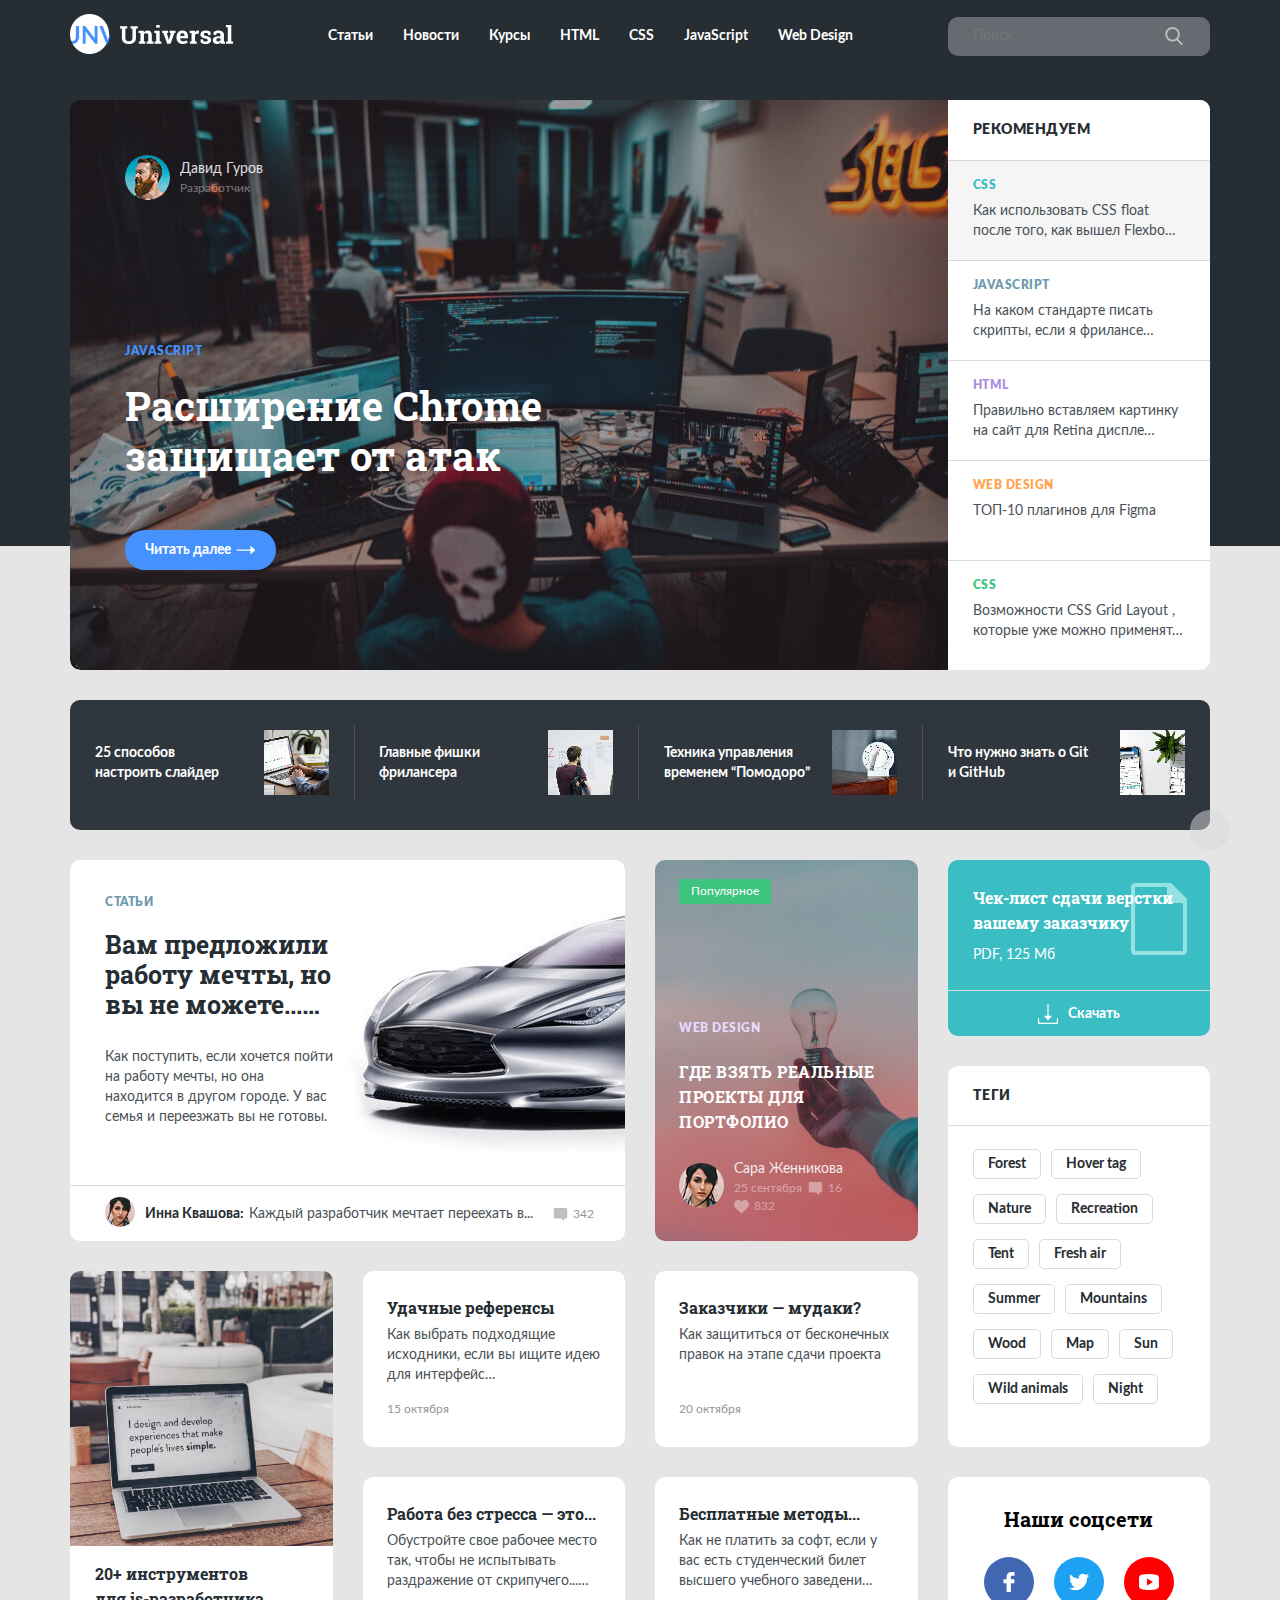
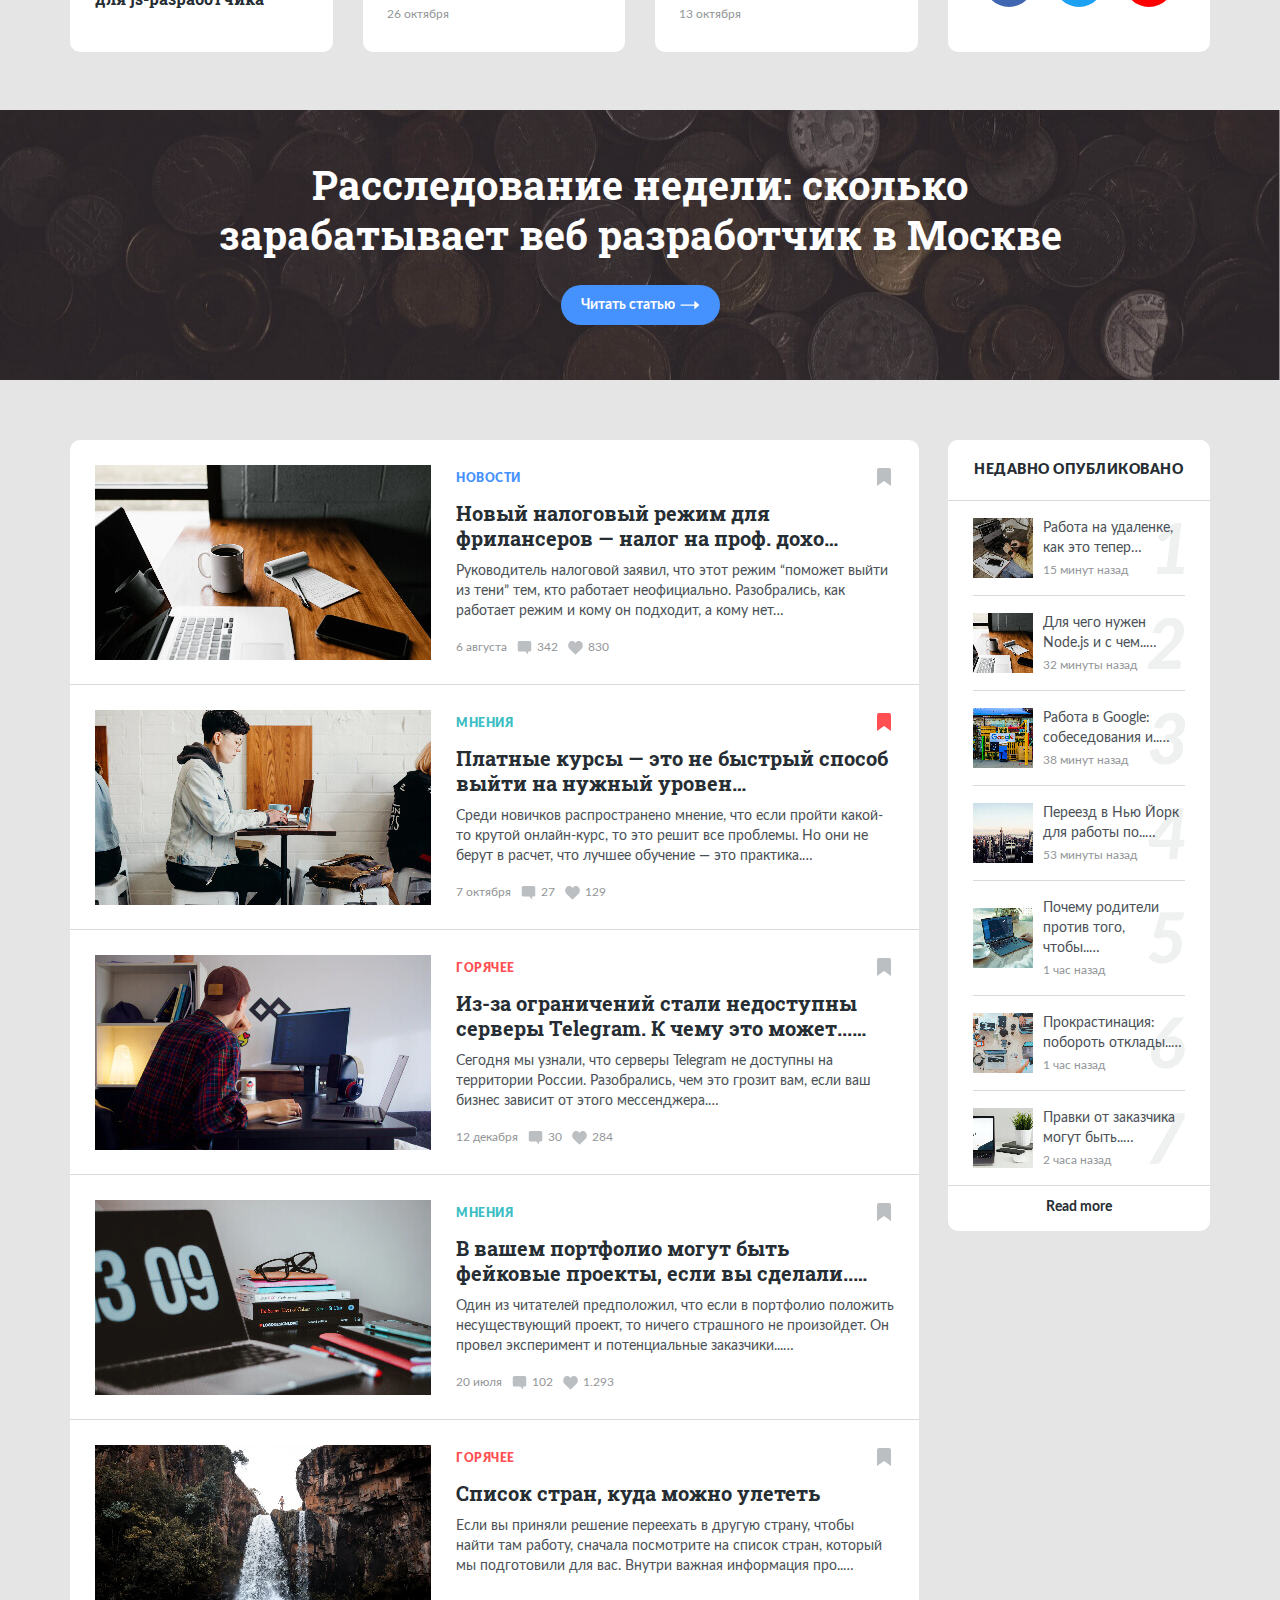
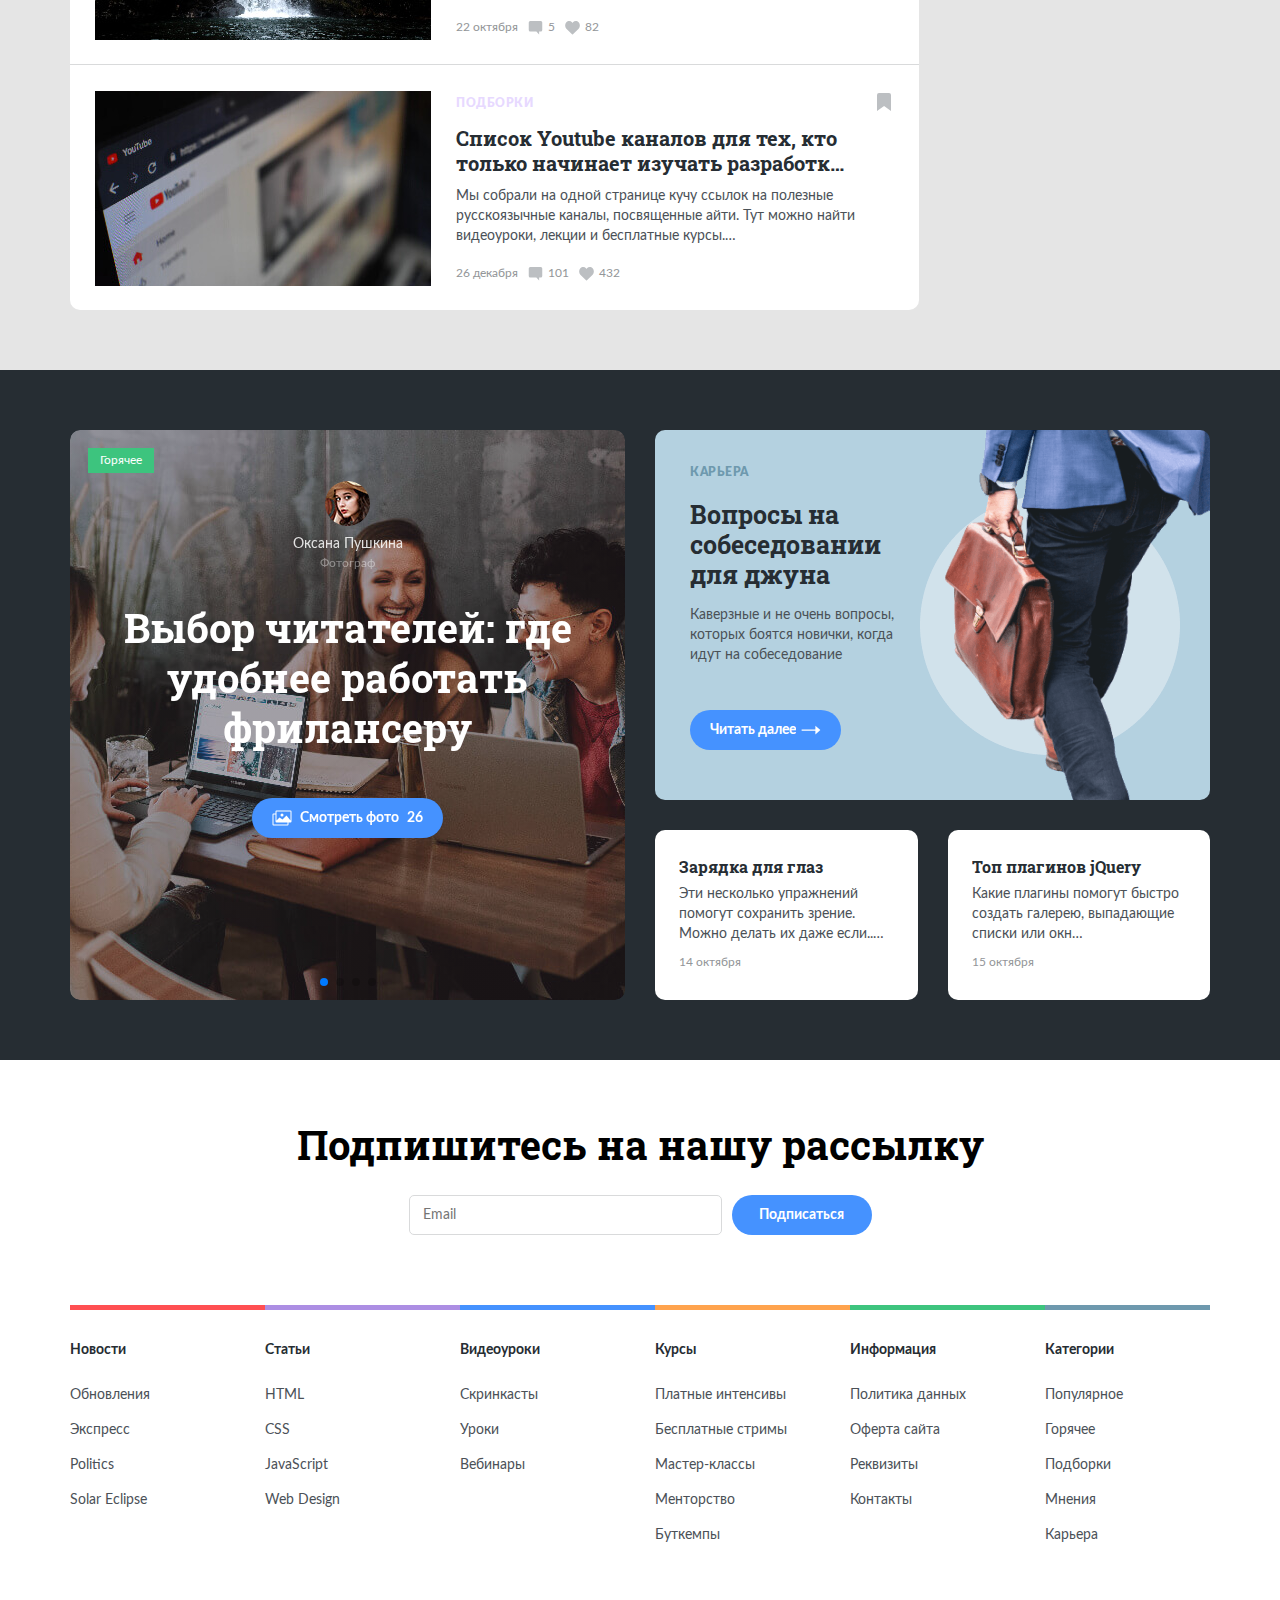
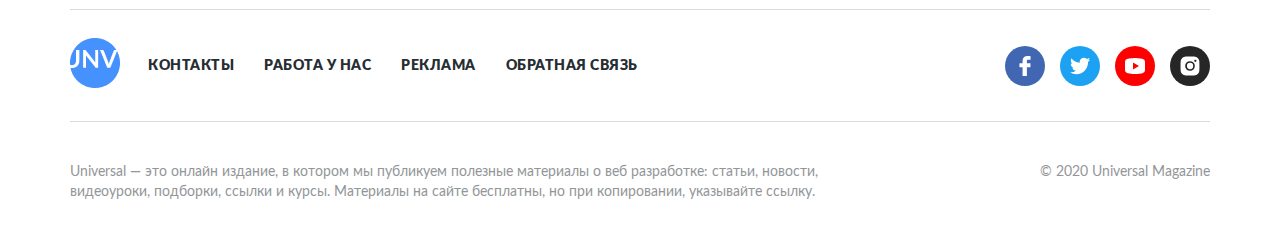
<file: index.html>
<!DOCTYPE html>
<html lang="ru">
<head>
    <meta charset="UTF-8">
    <meta name="viewport" content="width=device-width, initial-scale=1.0">
    <link rel="shortcut icon" href="assets/images/favicon.ico" type="image/x-icon">
    <link rel="icon" href="/favicon.ico" type="image/x-icon">
    <link rel="stylesheet" href="css/swiper-bundle.min.css">
    <link rel="stylesheet" href="css/normalize.css">
    <link rel="stylesheet" href="css/style.css">
    <title>Universal</title>
</head>
<body>
    <header class="header">
        <div class="header__container container">
            <a href="index.html"><img src="assets/images/logo-white.png" alt="logo" class="header__logo"><h1 class="h1_hidden">Universal</h1></a>
            <nav class="header__nav nav">
                <a href="#" class="header__nav-item nav-item nav-item_light">Статьи</a>
                <a href="#" class="header__nav-item nav-item nav-item_light">Новости</a>
                <a href="#" class="header__nav-item nav-item nav-item_light">Курсы</a>
                <a href="#" class="header__nav-item nav-item nav-item_light" translate="no">HTML</a>
                <a href="#" class="header__nav-item nav-item nav-item_light" translate="no">CSS</a>
                <a href="#" class="header__nav-item nav-item nav-item_light" translate="no">JavaScript</a>
                <a href="#" class="header__nav-item nav-item nav-item_light" translate="no">Web Design</a>
            </nav>
            <form class="header__search">
                <input type="text" class="header__search-input" placeholder="Поиск">
                <button class="header__search-button button"></button>
            </form>
            <div class="burger-menu header__burger-menu">
                <div class="burger-menu__line burger-menu__line_dark"></div>
                <div class="burger-menu__line burger-menu__line_dark"></div>
                <div class="burger-menu__line burger-menu__line_dark"></div>
            </div>
        </div>
        <div class="mobile-menu mobile-menu_hidden">
            <div class="mobile-menu__container container">
                <div class="mobile-menu__top">
                    <a href="index.html"><img src="assets/images/logo-white.png" alt="logo" class="mobile-menu__logo"></a>
                    <div class="mobile-menu__burger-menu mobile-menu__burger-menu_hidden burger-menu">
                        <div class="burger-menu__line burger-menu__line_dark"></div>
                        <div class="burger-menu__line burger-menu__line_dark"></div>
                        <div class="burger-menu__line burger-menu__line_dark"></div>
                    </div>
                </div>
                <div class="mobile-menu__bottom">
                    <form class="mobile-menu__search">
                        <input type="text" class="mobile-menu__search-input" placeholder="Поиск">
                        <button class="mobile-menu__search-button button"></button>
                    </form>
                    <nav class="mobile-menu__nav nav">
                        <a href="#" class="mobile-menu__nav-item nav-item nav-item_light">Статьи</a>
                        <a href="#" class="mobile-menu__nav-item nav-item nav-item_light">Новости</a>
                        <a href="#" class="mobile-menu__nav-item nav-item nav-item_light">Курсы</a>
                        <a href="#" class="mobile-menu__nav-item nav-item nav-item_light" translate="no">HTML</a>
                        <a href="#" class="mobile-menu__nav-item nav-item nav-item_light" translate="no">CSS</a>
                        <a href="#" class="mobile-menu__nav-item nav-item nav-item_light" translate="no">JavaScript</a>
                        <a href="#" class="mobile-menu__nav-item nav-item nav-item_light" translate="no">Web Design</a>
                    </nav>
                </div>
            </div>
        </div>
    </header>
    <div class="main-screen">
        <div class="main-screen__container container">
            <div class="main-screen__article ">
                <div class="main-screen__article-wrapper article-wrapper">
                    <a class="link-wrapper">
                        <div  class="main-screen__author-block author-block">
                            <img src="assets/images/user.jpg" alt="avatar" class="author-avatar author-avatar_medium">
                            <div class="author-info">
                                <span class="author-name author-name_regular author-name_light">Давид Гуров</span>
                                <span class="author-profession author-profession_regular author-profession_light">Разработчик</span>
                            </div>
                        </div>
                    </a>
                    <div class="main-screen__article-preview article-preview">
                        <a class="link-wrapper">
                            <span class="main-screen__category category category_blue-75" translate="no">Javascript</span>
                        </a>
                        <h2 class="title main-screen__title_headline-2 title_headline-2 headline-2_light">Расширение Chrome<br>защищает от атак</h2>
                        <a href="article.html" class="button button_blue">
                            <span>Читать далее</span>
                            <svg class="icon icon_arrow">
                                <use xlink:href="assets/icons/sprite.svg#Arrow"></use>
                            </svg>
                        </a>
                    </div>
                </div>
            </div>
            <div class="main-screen__article  main-screen__article_active main-screen__article_1">
                <div class="main-screen__article-wrapper article-wrapper">
                    <a class="link-wrapper">
                        <div  class="main-screen__author-block author-block">
                            <img src="assets/images/user.jpg" alt="avatar" class="author-avatar author-avatar_medium">
                            <div class="author-info">
                                <span class="author-name author-name_regular author-name_light">Давид Гуров</span>
                                <span class="author-profession author-profession_regular author-profession_light">Разработчик</span>
                            </div>
                        </div>
                    </a>
                    <div class="main-screen__article-preview article-preview">
                        <a class="link-wrapper">
                            <span class="main-screen__category category category_blue-75" translate="no">Javascript</span>
                        </a>
                        <h2 class="title main-screen__title_headline-2 title_headline-2 headline-2_light">Расширение Chrome<br>защищает от атак</h2>
                        <a href="article.html" class="button button_blue">
                            <span>Читать далее</span>
                            <svg class="icon icon_arrow">
                                <use xlink:href="assets/icons/sprite.svg#Arrow"></use>
                            </svg>
                        </a>
                    </div>
                </div>
            </div>
            <div class="main-screen__article main-screen__article_2">
                <div class="main-screen__article-wrapper article-wrapper">
                    <a class="link-wrapper">
                        <div  class="main-screen__author-block author-block">
                            <img src="assets/images/user.jpg" alt="avatar" class="author-avatar author-avatar_medium">
                            <div class="author-info">
                                <span class="author-name author-name_regular author-name_light">Давид Гуров</span>
                                <span class="author-profession author-profession_regular author-profession_light">Разработчик</span>
                            </div>
                        </div>
                    </a>
                    <div class="main-screen__article-preview article-preview">
                        <a class="link-wrapper">
                            <span class="main-screen__category category category_purple-25" translate="no">HTML</span>
                        </a>
                        <h2 class="title main-screen__title_headline-2 title_headline-2 headline-2_light">5 полезных онлайн-сервисов для разработчиков</h2>
                        <a href="article.html" class="button button_blue">
                            <span>Читать далее</span>
                            <svg class="icon icon_arrow">
                                <use xlink:href="assets/icons/sprite.svg#Arrow"></use>
                            </svg>
                        </a>
                    </div>
                </div>
            </div>
            <div class="main-screen__article main-screen__article_3">
                <div class="main-screen__article-wrapper article-wrapper">
                    <a class="link-wrapper">
                        <div  class="main-screen__author-block author-block">
                            <img src="assets/images/user.jpg" alt="avatar" class="author-avatar author-avatar_medium">
                            <div class="author-info">
                                <span class="author-name author-name_regular author-name_light">Давид Гуров</span>
                                <span class="author-profession author-profession_regular author-profession_light">Разработчик</span>
                            </div>
                        </div>
                    </a>
                    <div class="main-screen__article-preview article-preview">
                        <a class="link-wrapper">
                            <span class="main-screen__category category category_red-75" translate="no">WEB DESIGN</span>
                        </a>
                        <h2 class="title main-screen__title_headline-2 title_headline-2 headline-2_light">15 важных навыков у фрилансеров</h2>
                        <a href="article.html" class="button button_blue">
                            <span>Читать далее</span>
                            <svg class="icon icon_arrow">
                                <use xlink:href="assets/icons/sprite.svg#Arrow"></use>
                            </svg>
                        </a>
                    </div>
                </div>
            </div>
            <div class="main-screen__article main-screen__article_4">
                <div class="main-screen__article-wrapper article-wrapper">
                    <a class="link-wrapper">
                        <div  class="main-screen__author-block author-block">
                            <img src="assets/images/user.jpg" alt="avatar" class="author-avatar author-avatar_medium">
                            <div class="author-info">
                                <span class="author-name author-name_regular author-name_light">Давид Гуров</span>
                                <span class="author-profession author-profession_regular author-profession_light">Разработчик</span>
                            </div>
                        </div>
                    </a>
                    <div class="main-screen__article-preview article-preview">
                        <a class="link-wrapper">
                            <span class="main-screen__category category category_blue-75" translate="no">CSS</span>
                        </a>
                        <h2 class="title main-screen__title_headline-2 title_headline-2 headline-2_light">10 рекомендаций начинающему веб-разработчику</h2>
                        <a href="article.html" class="button button_blue">
                            <span>Читать далее</span>
                            <svg class="icon icon_arrow">
                                <use xlink:href="assets/icons/sprite.svg#Arrow"></use>
                            </svg>
                        </a>
                    </div>
                </div>
            </div>
            <div class="main-screen__article main-screen__article_5">
                <div class="main-screen__article-wrapper article-wrapper">
                    <a class="link-wrapper">
                        <div  class="main-screen__author-block author-block">
                            <img src="assets/images/user.jpg" alt="avatar" class="author-avatar author-avatar_medium">
                            <div class="author-info">
                                <span class="author-name author-name_regular author-name_light">Давид Гуров</span>
                                <span class="author-profession author-profession_regular author-profession_light">Разработчик</span>
                            </div>
                        </div>
                    </a>
                    <div class="main-screen__article-preview article-preview">
                        <a class="link-wrapper">
                            <span class="main-screen__category category category_blue-75" translate="no">JavaScript</span>
                        </a>
                        <h2 class="title main-screen__title_headline-2 title_headline-2 headline-2_light">10 самых популярных сайтов написанных на Django</h2>
                        <a href="article.html" class="button button_blue">
                            <span>Читать далее</span>
                            <svg class="icon icon_arrow">
                                <use xlink:href="assets/icons/sprite.svg#Arrow"></use>
                            </svg>
                        </a>
                    </div>
                </div>
            </div>     
            <div class="main-screen__recommendation recommendation">
                <span class="recommendation__title title_headline-6-uppercase">
                    Рекомендуем 
                </span>
                <a class="block recommendation__block recommendation__block_fix recommendation__block_active">
                    <span class="block__title block__title_bluegreen-75" translate="no">css</span>
                    <p class="block__text text_cut-2">Как использовать CSS float после того, как вышел Flexbox</p>
                </a>
                <a class="block recommendation__block recommendation__block_fix">
                    <span class="block__title block__title_greenblue-75" translate="no">javascript</span>
                    <p class="block__text text_cut-2">На каком стандарте писать скрипты, если я фрилансер</p>
                </a>
                <a class="block recommendation__block recommendation__block_fix">
                    <span class="block__title block__title_purple-75" translate="no">html</span>
                    <p class="block__text text_cut-2">Правильно вставляем картинку на сайт для Retina дисплея</p>
                </a>
                <a class="block recommendation__block recommendation__block_fix">
                    <span class="block__title block__title_orange-75" translate="no">Web design</span>
                    <p class="block__text text_cut-2">ТОП-10 плагинов для Figma</p>
                </a>
                <a class="block recommendation__block recommendation__block_fix">
                    <span class="block__title block__title_green-75" translate="no">CSS</span>
                    <p class="block__text text_cut-2">Возможности CSS Grid Layout , которые уже можно применять</p>
                </a>
            </div>
        </div>
    </div>
    <div class="articles-bar">
        <div class="container articles-bar__container">
            <div class="articles-bar__top-articles" id="top-block">
                    <a href="article.html" class="articles-bar__top-articles-item top-articles-item">
                        <span class="top-articles-item__content">25 способов настроить&nbsp;слайдер </span>
                        <img src="assets/images/block.jpg" alt="image" class="top-articles-item__img" loading="lazy">
                    </a>
                    <a href="article.html" class="articles-bar__top-articles-item top-articles-item">
                        <span class="top-articles-item__content">Главные фишки фрилансера</span>
                        <img src="assets/images/block2.jpg" alt="image" class="top-articles-item__img" loading="lazy">
                    </a>
                    <a href="article.html" class="articles-bar__top-articles-item top-articles-item">
                        <span class="top-articles-item__content">Техника управления временем&nbsp;“Помодоро”</span>
                        <img src="assets/images/block3.jpg" alt="image" class="top-articles-item__img" loading="lazy">
                    </a>
                    <a href="article.html" class="articles-bar__top-articles-item top-articles-item">
                        <span class="top-articles-item__content">Что нужно знать о Git и&nbsp;GitHub</span>
                        <img src="assets/images/block4.jpg" alt="image" class="top-articles-item__img" loading="lazy">
                    </a>
            </div>
            <div class="articles-bar__large-article large-article" id="large-article_first">
                <div class="large-article__article-preview">
                    <a class="link-wrapper">
                        <span class="large-article__category category category_greyblue-75">Статьи</span>
                    </a>
                    <a href="article.html" class="link-wrapper">
                        <h3 class="large-article__title title_headline-3 headline-3_dark title_cut-3">Вам предложили работу мечты, но вы не можете... </h3>
                    </a>
                    <a href="article.html" class="link-wrapper">
                        <p class="large-article__description">Как поступить, если хочется пойти на работу мечты, но она находится в другом городе. У вас семья и переезжать вы не готовы. </p>
                    </a>   
                </div>
                    <div class="large-article__author-block author-block">
                        <a class="link-wrapper">
                            <img src="assets/images/user2.jpg" alt="avatar" class="author-avatar author-avatar_small" loading="lazy">
                        </a>
                        <div class="large-article__author-info">
                            <a class="link-wrapper">
                                <span class="author-name large-article__author-name author-name_dark author-name_bold">Инна Квашова:</span>
                            </a>
                            <p class="large-article__author-text">
                                Каждый разработчик мечтает переехать в...
                            </p>
                            <a class="comment-tag large-article__comment-tag">
                                    <svg class="icon icon_comment_dark">
                                        <use xlink:href="assets/icons/sprite.svg#Comment"></use>
                                    </svg>
                                <span class="comment-count">342</span>
                            </a>                        
                        </div>
                    </div>
            </div>
            <div class="medium-article medium-article_popular" id="medium-article_first">
                <div class="label medium-article__label label_green">Популярное</div>
                <div class="medium-article__article-preview article-preview">
                    <a class="link-wrapper">
                        <span class="medium-article__category category category_purple-25" translate="no">Web design</span>
                    </a>
                    <a href="article.html" class="link-wrapper">
                        <h5 class="medium-article__title_popular title_headline-5-uppercase headline-5_light">Где взять реальные проекты для портфолио</h5>
                    </a>
                </div>
                <div class="medium-article__author-block author-block">
                    <a class="link-wrapper">
                        <img src="assets/images/user2.jpg" alt="avatar" class="author-avatar author-avatar_medium" loading="lazy">
                    </a>
                    <div class="author-info">
                        <a class="link-wrapper">
                            <span class="author-name author-name_regular author-name_light">Сара Женникова</span>
                        </a>
                        <div class="info-block">
                            <div class="date-tag medium-article__date-tag">
                                <span class="date date_light">25 сентября</span>
                            </div>
                            <a class="comment-tag">
                                    <svg class="icon icon_comment_light">
                                        <use xlink:href="assets/icons/sprite.svg#Comment"></use>
                                    </svg>
                                <span class="comment-count comment-count_light">16</span>
                            </a>
                            <a class="like-tag">
                                    <svg class="icon icon_heart_light">
                                        <use xlink:href="assets/icons/sprite.svg#Heart"></use>
                                    </svg>
                                <span class="like-count like-count_light">832</span>
                            </a> 
                        </div>
                    </div>
                </div>
            </div>
            <div class="articles-bar__small-article small-article small-article_check-list" id="small-article_first">
                <div class="small-article__content_check-list">
                    <a class="link-wrapper">
                        <h5 class="title_check-list title_headline-5 title_headline-5_light">Чек-лист сдачи верстки вашему заказчику</h5>
                    </a>
                    <span class="subtitle subtitle_light">
                        PDF, 125 Мб
                    </span>
                </div>
                    <a class="small-article__download download">
                            <svg class="icon icon_download">
                                <use xlink:href="assets/icons/sprite.svg#Download"></use>
                            </svg>
                            <span class="download__text">Скачать</span>
                    </a>
            </div>
            <div class="articles-bar__small-article small-article small-article_light" id="small-article_second">
                <div class="small-article__article-preview">
                    <div class="small-article__article-preview-info">
                        <a href="article.html" class="link-wrapper">
                            <h5 class="small-article__title_headline-5 title_headline-5">Удачные референсы</h5>
                        </a>
                        <a href="article.html" class="link-wrapper">
                            <p class="small-article__description description_cut-3">Как выбрать подходящие исходники, если вы ищите идею для интерфейса</p>
                        </a>
                    </div>
                    <div class="date-tag">
                        <span class="date date_grey">15 октября</span>
                    </div>
                </div> 
            </div>
            <div class="articles-bar__small-article small-article small-article_light" id="small-article_third">
                <div class="small-article__article-preview">
                    <div class="small-article__article-preview-info">
                        <a href="article.html" class="link-wrapper">
                            <h5 class="small-article__title_headline-5 title_headline-5">Заказчики — мудаки?</h5>
                        </a>
                        <a href="article.html" class="link-wrapper">
                            <p class="small-article__description description_cut-3">Как защититься от бесконечных правок на этапе сдачи проекта</p>
                        </a>
                    </div>
                    <div class="date-tag">
                        <span class="date date_grey">20 октября</span>
                    </div> 
                </div> 
            </div>
            <div class="articles-bar__small-article small-article small-article_light" id="small-article_fourth">
                <div class="small-article__article-preview">
                    <div class="small-article__article-preview-info">
                        <a href="article.html" class="link-wrapper">
                            <h5 class="small-article__title_headline-5 title_headline-5">Работа без стресса — это...</h5>
                        </a>
                        <a href="article.html" class="link-wrapper">
                            <p class="small-article__description description_cut-3">Обустройте свое рабочее место так, чтобы не испытывать раздражение от скрипучего... </p>
                        </a>
                    </div>
                    <div class="date-tag">
                        <span class="date date_grey">26 октября</span>
                    </div>
                </div> 
            </div>
            <div class="articles-bar__small-article small-article small-article_light" id="small-article_fifth">
                <div class="small-article__article-preview">
                    <div class="small-article__article-preview-info">
                        <a href="article.html" class="link-wrapper">
                            <h5 class="small-article__title_headline-5 title_headline-5">Бесплатные методы...</h5>
                        </a>
                        <a href="article.html" class="link-wrapper">
                            <p class="small-article__description description_cut-3">Как не платить за софт, если у вас есть студенческий билет высшего учебного заведения</p>
                        </a>
                    </div>
                    <div class="date-tag">
                        <span class="date date_grey">13 октября</span>
                    </div>
                </div> 
            </div>
            <div class="articles-bar__small-article small-article small-article_social-links" id="small-article_sixth">
                <h4 class="small-article__title_headline-4 title_headline-4">Наши соцсети</h4>
                <div class="small-article__social-links social-links">
                    <a href="https://www.facebook.com/" class="small-article__social-link social-link social-link_fb" target="_blank">
                        <svg class="icon icon_facebook">
                            <use xlink:href="assets/icons/sprite.svg#Facebook"></use>
                        </svg>
                    </a>
                    <a href="https://twitter.com/" class="small-article__social-link social-link social-link_twit" target="_blank">
                        <svg class="icon icon_twitter">
                            <use xlink:href="assets/icons/sprite.svg#Twitter"></use>
                        </svg>
                    </a>
                    <a href="https://www.youtube.com/" class="small-article__social-link social-link social-link_yt" target="_blank">
                        <svg class="icon icon_youtube">
                            <use xlink:href="assets/icons/sprite.svg#YouTube"></use>
                        </svg>
                    </a>
                </div>
            </div>
            <div class="medium-article medium-article_simple" id="medium-article_second">
                <a href="article.html" class="link-wrapper">
                    <img src="assets/images/block5.jpg" alt="image" class="medium-article__image_simple"  loading="lazy">
                </a>
                <div class="medium-article__content_simple">
                    <a href="article.html" class="link-wrapper">
                        <h5 class="title_headline-5">
                            20+ инструментов<br>для js-разработчика
                        </h5>
                    </a>                   
                </div>
            </div>
            <div class="medium-article medium-article_tags" id="medium-article_third">
                <span class="medium-article__title_tags title_headline-6-uppercase">теги</span>
                <div class="tags">
                    <a href="#" class="tag" translate="no">Forest</a>
                    <a href="#" class="tag" translate="no">Hover tag</a>
                    <a href="#" class="tag" translate="no">Nature</a>
                    <a href="#" class="tag" translate="no">Recreation</a>
                    <a href="#" class="tag" translate="no">Tent</a>
                    <a href="#" class="tag" translate="no">Fresh air</a>
                    <a href="#" class="tag" translate="no">Summer</a>
                    <a href="#" class="tag" translate="no">Mountains</a>
                    <a href="#" class="tag" translate="no">Wood</a>
                    <a href="#" class="tag" translate="no">Map</a>
                    <a href="#" class="tag" translate="no">Sun</a>
                    <a href="#" class="tag" translate="no">Wild animals</a>
                    <a href="#" class="tag" translate="no">Night</a>
                </div>
                   
            </div>
        </div>
    </div>
    <div class="dividor-block">
        <div class="container dividor-block__container">
            <h2 class="dividor-block__title title_headline-2 headline-2_light">
                Расследование недели: сколько<br>зарабатывает веб разработчик в Москве
            </h2>
            <a href="article.html" class="button button_blue">
                <span>Читать статью</span>    
                <svg class="icon icon_arrow">
                    <use xlink:href="assets/icons/sprite.svg#Arrow"></use>
                </svg>
            </a>
        </div>
    </div>
    <div class="articles-list">
        <div class="container articles-list__container">
            <div class="articles-list__list">
                <div class="articles-list__article-preview article-preview">
                    <a href="article.html" class="link-wrapper_center">
                        <img src="assets/images/block6.jpg" alt="image" class="articles-list__image"  loading="lazy">
                    </a>
                    <div class="articles-list__content-block content-block">
                        <div class="articles-list__content content">
                            <div class="content__top">
                                <a class="link-wrapper">
                                    <span class="articles-list__category category category_blue-75">Новости</span>
                                </a>
                                <a class="link-wrapper_center">
                                    <svg class="icon icon_bookmark_small icon_bookmark">
                                        <use xlink:href="assets/icons/sprite.svg#Bookmark"></use>
                                    </svg>
                                </a>                               
                            </div> 
                            <a href="article.html" class="link-wrapper">
                                <h4 class="articles-list__title title_headline-4 title_cut-2">Новый налоговый режим для фрилансеров — налог на проф. доход</h4>
                            </a>
                            <a href="article.html" class="link-wrapper">
                                <p class="articles-list__description description_cut-3">Руководитель налоговой заявил, что этот режим “поможет выйти из тени” тем, кто работает неофициально. Разобрались, как работает режим и кому он подходит, а кому нет.</p>
                            </a>
                        </div>
                        <div class="author-info">
                            <div class="info-block">
                                <div class="date-tag articles-list__date-tag">
                                    <span class="date date_grey">6 августа</span>
                                </div>
                                <a class="comment-tag articles-list__comment-tag">
                                        <svg class="icon icon_comment icon_comment_dark">
                                            <use xlink:href="assets/icons/sprite.svg#Comment"></use>
                                        </svg>
                                    <span class="comment-count comment-count_grey">342</span>
                                </a>
                                <a class="like-tag">
                                        <svg class="icon icon_heart icon_heart_dark">
                                            <use xlink:href="assets/icons/sprite.svg#Heart"></use>
                                        </svg>
                                    <span class="like-count like-count_grey">830</span>
                                </a> 
                            </div>
                        </div>   
                    </div>
                </div>
                <div class="articles-list__article-preview article-preview">
                    <a href="article.html" class="link-wrapper_center">
                        <img src="assets/images/block7.jpg" alt="image" class="articles-list__image"  loading="lazy">
                    </a>
                    <div class="articles-list__content-block">
                        <div class="articles-list__content content">
                            <div class="content__top">
                                <a class="link-wrapper">
                                    <span class="articles-list__category category category_bluegreen-75">Мнения</span>
                                </a>
                                <a class="link-wrapper_center">
                                    <svg class="icon icon_bookmark_small icon_bookmark icon_bookmark_red">
                                        <use xlink:href="assets/icons/sprite.svg#Bookmark"></use>
                                    </svg>
                                </a>                               
                            </div>
                            <a href="article.html" class="link-wrapper">
                                <h4 class="articles-list__title title_headline-4 title_cut-2">Платные курсы — это не быстрый способ выйти на нужный уровень</h4>
                            </a>
                            <a href="article.html" class="link-wrapper">
                                <p class="articles-list__description description_cut-3">Среди новичков распространено мнение, что если пройти какой-то крутой онлайн-курс, то это решит все проблемы. Но они не берут в расчет, что лучшее обучение — это практика. </p>
                            </a>
                        </div>
                        <div class="author-info">
                            <div class="info-block">
                                <div class="date-tag articles-list__date-tag">
                                    <span class="date date_grey">7 октября</span>
                                </div>
                                <a class="comment-tag articles-list__comment-tag">
                                        <svg class="icon icon_comment_dark">
                                            <use xlink:href="assets/icons/sprite.svg#Comment"></use>
                                        </svg>
                                    <span class="comment-count comment-count_grey">27</span>
                                </a>
                                <a class="like-tag">
                                        <svg class="icon icon_heart_dark">
                                            <use xlink:href="assets/icons/sprite.svg#Heart"></use>
                                        </svg>
                                    <span class="like-count like-count_grey">129</span>
                                </a> 
                            </div>
                        </div>               
                    </div>
                </div>
                <div class="articles-list__article-preview article-preview">
                    <a href="article.html" class="link-wrapper_center">
                        <img src="assets/images/block8.jpg" alt="image" class="articles-list__image"  loading="lazy">
                    </a>
                    <div class="articles-list__content-block">
                        <div class="articles-list__content content">
                            <div class="content__top">
                                <a class="link-wrapper">
                                    <span class="articles-list__category category category_red-75">Горячее</span>
                                </a>
                                <a class="link-wrapper_center">
                                    <svg class="icon icon_bookmark_small icon_bookmark">
                                        <use xlink:href="assets/icons/sprite.svg#Bookmark"></use>
                                    </svg>
                                </a>                               
                            </div> 
                            <a href="article.html" class="link-wrapper">
                                <h4 class="articles-list__title title_headline-4 title_cut-2">Из-за ограничений стали недоступны серверы Telegram. К чему это может... </h4>
                            </a>
                            <a href="article.html" class="link-wrapper">
                                <p class="articles-list__description description_cut-3">Сегодня мы узнали, что серверы Telegram не доступны на территории России. Разобрались, чем это грозит вам, если ваш бизнес зависит от этого мессенджера. </p>
                            </a>
                        </div>
                        <div class="info-block">
                            <div class="date-tag articles-list__date-tag">
                                <span class="date date_grey">12 декабря</span>
                            </div>
                            <a class="comment-tag articles-list__comment-tag">
                                    <svg class="icon icon_comment_dark">
                                        <use xlink:href="assets/icons/sprite.svg#Comment"></use>
                                    </svg>
                                <span class="comment-count comment-count_grey">30</span>
                            </a>
                            <a class="like-tag">
                                    <svg class="icon icon_heart_dark">
                                        <use xlink:href="assets/icons/sprite.svg#Heart"></use>
                                    </svg>
                                <span class="like-count like-count_grey">284</span>
                            </a> 
                        </div>              
                    </div>
                </div>
                <div class="articles-list__article-preview article-preview">
                    <a href="article.html" class="link-wrapper_center">
                        <img src="assets/images/block9.jpg" alt="image" class="articles-list__image"  loading="lazy">
                    </a>
                    <div class="articles-list__content-block">
                        <div class="articles-list__content content">
                            <div class="content__top">
                                <a class="link-wrapper">
                                    <span class="articles-list__category category category_bluegreen-75">Мнения</span>
                                </a>
                                <a class="link-wrapper_center">
                                    <svg class="icon icon_bookmark_small icon_bookmark">
                                        <use xlink:href="assets/icons/sprite.svg#Bookmark"></use>
                                    </svg>
                                </a>                               
                            </div>
                            <a href="article.html" class="link-wrapper">
                                <h4 class="articles-list__title title_headline-4 title_cut-2">В вашем портфолио могут быть фейковые проекты, если вы сделали...</h4>
                            </a>
                            <a href="article.html" class="link-wrapper">
                                <p class="articles-list__description description_cut-3">Один из читателей предположил, что если в портфолио положить несуществующий проект, то ничего страшного не произойдет. Он провел эксперимент и потенциальные заказчики... </p>
                            </a>
                        </div> 
                            <div class="info-block">
                                <div class="date-tag articles-list__date-tag">
                                    <span class="date date_grey">20 июля</span>
                                </div>
                                <a class="comment-tag articles-list__comment-tag">
                                        <svg class="icon icon_comment_dark">
                                            <use xlink:href="assets/icons/sprite.svg#Comment"></use>
                                        </svg>
                                    <span class="comment-count comment-count_grey">102</span>
                                </a>
                                <a class="like-tag">
                                        <svg class="icon icon_heart_dark">
                                            <use xlink:href="assets/icons/sprite.svg#Heart"></use>
                                        </svg>
                                    <span class="like-count like-count_grey">1.293</span>
                                </a> 
                            </div>
                    </div>
                </div>
                <div class="articles-list__article-preview article-preview">
                    <a href="article.html" class="link-wrapper_center">
                        <img src="assets/images/block10.jpg" alt="image" class="articles-list__image"  loading="lazy">
                    </a>
                    <div class="articles-list__content-block">
                        <div class="articles-list__content content">
                            <div class="content__top">
                                <a class="link-wrapper">
                                    <span class="articles-list__category category category_red-75">Горячее</span>
                                </a>
                                <a class="link-wrapper_center">
                                    <svg class="icon icon_bookmark_small icon_bookmark">
                                        <use xlink:href="assets/icons/sprite.svg#Bookmark"></use>
                                    </svg>
                                </a>                                
                            </div>
                            <a href="article.html" class="link-wrapper">
                                <h4 class="articles-list__title title_headline-4 title_cut-2">Список стран, куда можно улететь</h4>
                            </a>
                            <a href="article.html" class="link-wrapper">
                                <p class="articles-list__description description_cut-3">Если вы приняли решение переехать в другую страну, чтобы найти там работу, сначала посмотрите на список стран, который мы подготовили для вас. Внутри важная информация про...</p>
                            </a>
                        </div>
                            <div class="info-block">
                                <div class="date-tag articles-list__date-tag">
                                    <span class="date date_grey">22 октября</span>
                                </div>
                                <a class="comment-tag articles-list__comment-tag">
                                        <svg class="icon icon_comment_dark">
                                            <use xlink:href="assets/icons/sprite.svg#Comment"></use>
                                        </svg>
                                    <span class="comment-count comment-count_grey">5</span>
                                    </a>
                                <a class="like-tag">
                                        <svg class="icon icon_heart_dark">
                                            <use xlink:href="assets/icons/sprite.svg#Heart"></use>
                                        </svg>
                                    <span class="like-count like-count_grey">82</span>
                                    </a> 
                            </div>
                    </div>
                </div>
                <div class="articles-list__article-preview article-preview">
                    <a href="article.html" class="link-wrapper_center">
                        <img src="assets/images/block11.jpg" alt="image" class="articles-list__image"  loading="lazy">
                    </a>
                    <div class="articles-list__content-block">
                        <div class="articles-list__content content">
                            <div class="content__top">
                                <a class="link-wrapper">
                                    <span class="articles-list__category category category_purple-25">Подборки</span>
                                </a>
                                <a class="link-wrapper_center">
                                    <svg class="icon icon_bookmark_small icon_bookmark">
                                        <use xlink:href="assets/icons/sprite.svg#Bookmark"></use>
                                    </svg>
                                </a>                                
                            </div>
                            <a href="article.html" class="link-wrapper">
                                <h4 class="articles-list__title title_headline-4 title_cut-2">Список Youtube каналов для тех, кто только начинает изучать разработку</h4>
                            </a>
                            <a href="article.html" class="link-wrapper">
                                <p class="articles-list__description description_cut-3">Мы собрали на одной странице кучу ссылок на полезные русскоязычные каналы, посвященные айти. Тут можно найти видеоуроки, лекции и бесплатные курсы. </p>
                            </a>
                        </div>
                            <div class="info-block">
                                <div class="date-tag articles-list__date-tag">
                                    <span class="date date_grey">26 декабря</span>
                                </div>
                                <a class="comment-tag articles-list__comment-tag">
                                        <svg class="icon icon_comment_dark">
                                            <use xlink:href="assets/icons/sprite.svg#Comment"></use>
                                        </svg>
                                    <span class="comment-count comment-count_grey">101</span>
                                    </a>
                                <a class="like-tag">
                                        <svg class="icon icon_heart_dark">
                                            <use xlink:href="assets/icons/sprite.svg#Heart"></use>
                                        </svg>
                                    <span class="like-count like-count_grey">432</span>
                                    </a> 
                            </div>
                    </div>
                </div>
            </div>
            <div class="articles-list__recommendation recommendation">
                    <span class="articles-list__title_headline-6-uppercase title_headline-6-uppercase">
                        Недавно опубликовано 
                    </span>
                <div class="articles-list__blocks">
                    <a href="article.html" class="link-wrapper">
                        <div class="block articles-list__block" id="first-block">
                            <img src="assets/images/1-1.jpg" alt="image" class="articles-list__image-block"  loading="lazy">
                            <div class="block__content">
                                <p class="block__text text_cut-2">Работа на удаленке, как это теперь</p>
                            <div class="date-tag">
                                <span class="date date_grey">15 минут назад</span>
                            </div>
                            </div>
                        </div>
                    </a>                    
                    <a href="article.html" class="link-wrapper">
                        <div class="block articles-list__block" id="second-block">
                            <img src="assets/images/2-2.jpg" alt="image" class="articles-list__image-block"  loading="lazy">
                            <div class="block__content">
                                <p class="block__text text_cut-2">Для чего нужен Node.js и с чем...</p>
                            <div class="date-tag">
                                <span class="date date_grey">32 минуты назад</span>
                            </div>
                            </div>
                        </div>
                    </a>                    
                    <a href="article.html" class="link-wrapper">
                        <div class="block articles-list__block" id="third-block">
                            <img src="assets/images/3-3.jpg" alt="image" class="articles-list__image-block"  loading="lazy">
                            <div class="block__content">
                                <p class="block__text text_cut-2">Работа в Google: собеседования и...</p>
                            <div class="date-tag">
                                <span class="date date_grey">38 минут назад</span>
                            </div>
                            </div>
                        </div>
                    </a>                
                    <a href="article.html" class="link-wrapper">
                        <div class="block articles-list__block" id="fourth-block">
                            <img src="assets/images/4-4.jpg" alt="image" class="articles-list__image-block"  loading="lazy">
                            <div class="block__content">
                                <p class="block__text text_cut-2">Переезд в Нью Йорк для работы по...</p>
                            <div class="date-tag">
                                <span class="date date_grey">53 минуты назад</span>
                            </div>
                            </div>
                        </div>
                    </a>                    
                    <a href="article.html" class="link-wrapper">
                        <div class="block articles-list__block" id="fifth-block">
                            <img src="assets/images/5-5.jpg" alt="image" class="articles-list__image-block"  loading="lazy">
                            <div class="block__content">
                                <p class="block__text text_cut-2">Почему родители против того, чтобы...</p>
                            <div class="date-tag">
                                <span class="date date_grey">1 час назад</span>
                            </div>
                            </div>
                        </div>
                    </a>                    
                    <a href="article.html" class="link-wrapper">
                        <div class="block articles-list__block" id="sixth-block">
                            <img src="assets/images/6-6.jpg" alt="image" class="articles-list__image-block"  loading="lazy">
                            <div class="block__content">
                                <p class="block__text text_cut-2">Прокрастинация:  побороть отклады...</p>
                            <div class="date-tag">
                                <span class="date date_grey">1 час назад</span>
                            </div>
                            </div>
                        </div>
                    </a>                    
                    <a href="article.html" class="link-wrapper">
                        <div class="block articles-list__block" id="seventh-block">
                            <img src="assets/images/7-7.jpg" alt="image" class="articles-list__image-block"  loading="lazy">
                            <div class="block__content">
                                <p class="block__text text_cut-2">Правки от заказчика могут быть...</p>
                            <div class="date-tag">
                                <span class="date date_grey">2 часа назад</span>
                            </div>
                            </div>
                        </div>
                    </a>                    
                </div>
                <a href="article.html" class="recommendation__button button">
                    Read more 
                </a>
            </div>
        </div>
    </div>
    <div class="articles-slider">
        <div class="container articles-slider__container">
            <div class="articles-slider__swiper-container swiper-container" id="slider">
                <div class="swiper-wrapper"> 
                    <div class="swiper-slide articles-slider__swiper-slide">
                        <img src="assets/images/slider1.jpg" alt="slide" class="slider-image articles-slider__slider-image">
                    </div>
                    <div class="swiper-slide articles-slider__swiper-slide">
                        <img src="assets/images/slider1.jpg" alt="slide" class="slider-image articles-slider__slider-image">
                    </div>
                    <div class="swiper-slide articles-slider__swiper-slide">
                        <img src="assets/images/slider1.jpg" alt="slide" class="slider-image articles-slider__slider-image">
                    </div>
                    <div class="swiper-slide articles-slider__swiper-slide">
                        <img src="assets/images/slider1.jpg" alt="slide" class="slider-image articles-slider__slider-image">
                    </div>
                </div>
                <div class="slider articles-slider__slider">
                    <div class="label articles-slider__label label_green">Горячее</div>
                    <a class="link-wrapper">
                        <div class="articles-slider__author-block author-block">
                            <img src="assets/images/user3.jpg" alt="avatar" class="articles-slider__author-avatar author-avatar author-avatar_medium">
                            <div class="articles-slider__author-info">
                                <span class="author-name author-name_regular author-name_light">Оксана Пушкина</span>
                                <span class="author-profession author-profession_regular author-profession_light">Фотограф</span>
                            </div>
                        </div>
                    </a>                    
                    <h2 class="articles-slider__title title_headline-2 headline-2_light">
                        Выбор читателей: где удобнее работать фрилансеру                
                    </h2>
                    <a href="#" class="slider__button_blue button button_blue">
                        <svg class="icon icon_images">
                            <use xlink:href="assets/icons/sprite.svg#Images"></use>
                        </svg>
                        <span>Смотреть фото</span>
                        <span class="articles-slider__images-count">26</span>
                    </a>  
                </div>
                <div class="swiper-pagination"></div>
            </div>
            <div class="articles-slider__large-article large-article" id="large-article_second">
                <div class="large-article__article-preview">
                    <a class="link-wrapper">
                        <span class="large-article__category category category_greyblue-75">Карьера</span>
                    </a>
                    <h3 class="large-article__title large-article__title_articles-slider title_headline-3 headline-3_dark">Вопросы на собеседовании для джуна</h3>
                    <p class="large-article__description large-article__description_articles-slider">Каверзные и не очень вопросы, которых боятся новички, когда идут на собеседование</p>
                </div>
                <a href="article.html" class="articles-slider__button_blue button button_blue">
                    <span>Читать далее</span>
                    <svg class="icon icon_arrow">
                        <use xlink:href="assets/icons/sprite.svg#Arrow"></use>
                    </svg>
                </a>    
            </div>
            <div class="articles-slider__small-article small-article small-article_light" id="small-article_seventh">
                <div class="small-article__article-preview">
                    <div class="small-article__article-preview-info">
                        <a href="article.html" class="link-wrapper">
                            <h5 class="small-article__title_headline-5 title_headline-5">Зарядка для глаз</h5>
                        </a>
                        <a href="article.html" class="link-wrapper">
                            <p class="small-article__description description_cut-3">Эти несколько упражнений помогут сохранить зрение. Можно делать их даже если...</p>
                        </a>
                    </div>
                    <div class="date-tag">
                        <span class="date date_grey">14 октября</span>
                    </div> 
                </div> 
            </div>
            <div class="articles-slider__small-article small-article small-article_light" id="small-article_eighth">
                <div class="small-article__article-preview">
                    <div class="small-article__article-preview-info">
                        <a href="article.html" class="link-wrapper">
                            <h5 class="small-article__title_headline-5 title_headline-5">Топ плагинов jQuery</h5>
                        </a>
                        <a href="article.html" class="link-wrapper">
                            <p class="small-article__description description_cut-3">Какие плагины помогут быстро создать галерею, выпадающие списки или окна</p>
                        </a>
                    </div>
                    <div class="date-tag">
                        <span class="date date_grey">15 октября</span>
                    </div>
                </div> 
            </div>
        </div>
    </div>
    <footer class="footer">
        <div class="container footer__container">
            <h2 class="footer__title title_headline-2">Подпишитесь на нашу рассылку</h2>
            <form action="send.php" method="POST" class="form form_subscription">
                <div class="footer__input-wrapper">
                    <input type="email" class="input input_subscription" name="email_subscription" placeholder="Email">
                </div>
                <button class="button_blue button_subscription button"><span>Подписаться</span> </button>
            </form>
            <div class="footer__nav">
                <div class="nav-block nav-block_news">
                    <a href="#" class="nav-block__title">Новости</a>
                    <a href="#" class="nav-block__item">Обновления</a>
                    <a href="#" class="nav-block__item">Экспресс</a>
                    <a href="#" class="nav-block__item">Politics</a>
                    <a href="#" class="nav-block__item">Solar Eclipse</a>
                </div>
                <div class="nav-block nav-block_articles">
                    <a href="#" class="nav-block__title">Статьи</a>
                    <a href="#" class="nav-block__item" translate="no">HTML</a>
                    <a href="#" class="nav-block__item" translate="no">CSS</a>
                    <a href="#" class="nav-block__item" translate="no">JavaScript</a>
                    <a href="#" class="nav-block__item" translate="no">Web Design</a>
                </div>
                <div class="nav-block nav-block_video-lessons">
                    <a href="#" class="nav-block__title">Видеоуроки</a>
                    <a href="#" class="nav-block__item">Скринкасты</a>
                    <a href="#" class="nav-block__item">Уроки</a>
                    <a href="#" class="nav-block__item">Вебинары</a>
                </div>
                <div class="nav-block nav-block_courses">
                    <a href="#" class="nav-block__title">Курсы</a>
                    <a href="#" class="nav-block__item">Платные интенсивы</a>
                    <a href="#" class="nav-block__item">Бесплатные стримы</a>
                    <a href="#" class="nav-block__item">Мастер-классы</a>
                    <a href="#" class="nav-block__item">Менторство</a>
                    <a href="#" class="nav-block__item">Буткемпы</a>
                </div>
                <div class="nav-block nav-block_info">
                    <a href="#" class="nav-block__title">Информация</a>
                    <a href="#" class="nav-block__item">Политика данных</a>
                    <a href="#" class="nav-block__item">Оферта сайта</a>
                    <a href="#" class="nav-block__item">Реквизиты</a>
                    <a href="#" class="nav-block__item">Контакты</a>
                </div>
                <div class="nav-block nav-block_categories">
                    <a href="#" class="nav-block__title">Категории</a>
                    <a href="#" class="nav-block__item">Популярное</a>
                    <a href="#" class="nav-block__item">Горячее</a>
                    <a href="#" class="nav-block__item">Подборки</a>
                    <a href="#" class="nav-block__item">Мнения</a>
                    <a href="#" class="nav-block__item">Карьера</a>
                </div>
            </div>
            <div class="footer__links">
                <a href="index.html" ><img src="assets/images/logo-blue.png" alt="logo" class="footer__logo"></a>
                <div class="footer__info">
                    <a class="title_headline-6-uppercase footer__title_headline-6-uppercase">Контакты</a>
                    <a class="title_headline-6-uppercase footer__title_headline-6-uppercase">Работа у нас</a>
                    <a  class="title_headline-6-uppercase footer__title_headline-6-uppercase">Реклама</a>
                    <a  id="feedback" class="title_headline-6-uppercase footer__title_headline-6-uppercase">Обратная связь</a>
                </div>
                <div class="footer__social-links social-links">
                    <a href="https://www.facebook.com/" class="footer__social-link social-link social-link_fb" target="_blank">
                        <svg class="icon icon_facebook">
                            <use xlink:href="assets/icons/sprite.svg#Facebook"></use>
                        </svg>
                    </a>
                    <a href="https://twitter.com/" class="footer__social-link social-link social-link_twit" target="_blank">
                        <svg class="icon icon_twitter">
                            <use xlink:href="assets/icons/sprite.svg#Twitter"></use>
                        </svg>
                    </a>
                    <a href="https://www.youtube.com/" class="footer__social-link social-link social-link_yt" target="_blank">
                        <svg class="icon icon_youtube">
                            <use xlink:href="assets/icons/sprite.svg#YouTube"></use>
                        </svg>
                    </a> 
                    <a href="https://www.instagram.com/" class="footer__social-link social-link social-link_inst" target="_blank">
                        <svg class="icon icon_instagram">
                            <use xlink:href="assets/icons/sprite.svg#Instagram"></use>
                        </svg>
                    </a> 
                </div>
            </div>
            <div class="footer__copyright">
                <p class="copyright-info">Universal — это онлайн издание, в котором мы публикуем полезные материалы о веб разработке: статьи, новости, видеоуроки, подборки, ссылки и курсы. Материалы на сайте бесплатны, но при копировании, указывайте ссылку.</p>
                <p class="copyright-text" translate="no">© 2020 Universal Magazine</p>
            </div>
        </div>
    </footer>
    <div class="modal modal_hidden" id="modal_feedback">
        <div class="modal-dialog modal-dialog_hidden" id="modal-dialog_feedback">
            <svg class="icon icon_close" id="modal-close-feedback">
                <use xlink:href="assets/icons/sprite.svg#Close"></use>
            </svg>
            <h4 class="modal__title title_headline-4">Обратная связь</h4>
            <form action="send.php" method="POST" class="form_modal">
                <div class="modal__input-wrapper modal__input-wrapper_theme">
                    <label class="label-title">
                        Тема<br>
                        <select name="theme_feedback" class="select_modal">
                            <option class="option_modal" value="">Выберите тему</option>
                            <option class="option_modal" value="Тема 1">Тема 1</option>
                            <option class="option_modal" value="Тема 2">Тема 2</option>
                            <option class="option_modal" value="Тема 3">Тема 3</option>
                            <option class="option_modal" value="Тема 4">Тема 4</option>
                            <option class="option_modal" value="Тема 5">Тема 5</option>
                        </select>
                    </label>
                </div>
                <div class="modal__input-wrapper modal__input-wrapper_message">
                    <label class="label-title">Сообщение<br>
                        <textarea name="message_feedback" class="textarea_modal"></textarea>
                    </label>
                </div>
                <div class="modal__input-wrapper modal__input-wrapper_email">
                    <label class="label-title">Email<br>
                        <input type="email" name="email_feedback" class="input_modal">
                    </label>
                </div>
                <div class="modal__input-wrapper_checkbox modal__input-wrapper">
                    <label class="label-title_regular">
                        <input type="checkbox" name="agreement_checkbox" checked class="checkbox_modal">Согласен с обработкой данных
                    </label>
                </div>               
                <button type="submit" class="button modal__button_blue button_blue"><span>Отправить</span> </button>
            </form>
        </div>
    </div>
    <div class="button button_up" id="up">
        <a href="#" class="link-wrapper_center">
            <svg class="icon icon_arrow-up">
                <use xlink:href="assets/icons/sprite.svg#ArrowPrev"></use>
            </svg>
        </a>
    </div>
    <script src="js/jquery-3.5.1.min.js"></script>
    <script src="js/clamp.min.js"></script>
    <script src="js/jquery.validate.min.js"></script>
    <script src="js/swiper-bundle.min.js"></script>
    <script src="js/main.js"></script>
</body>
</html>
</file>
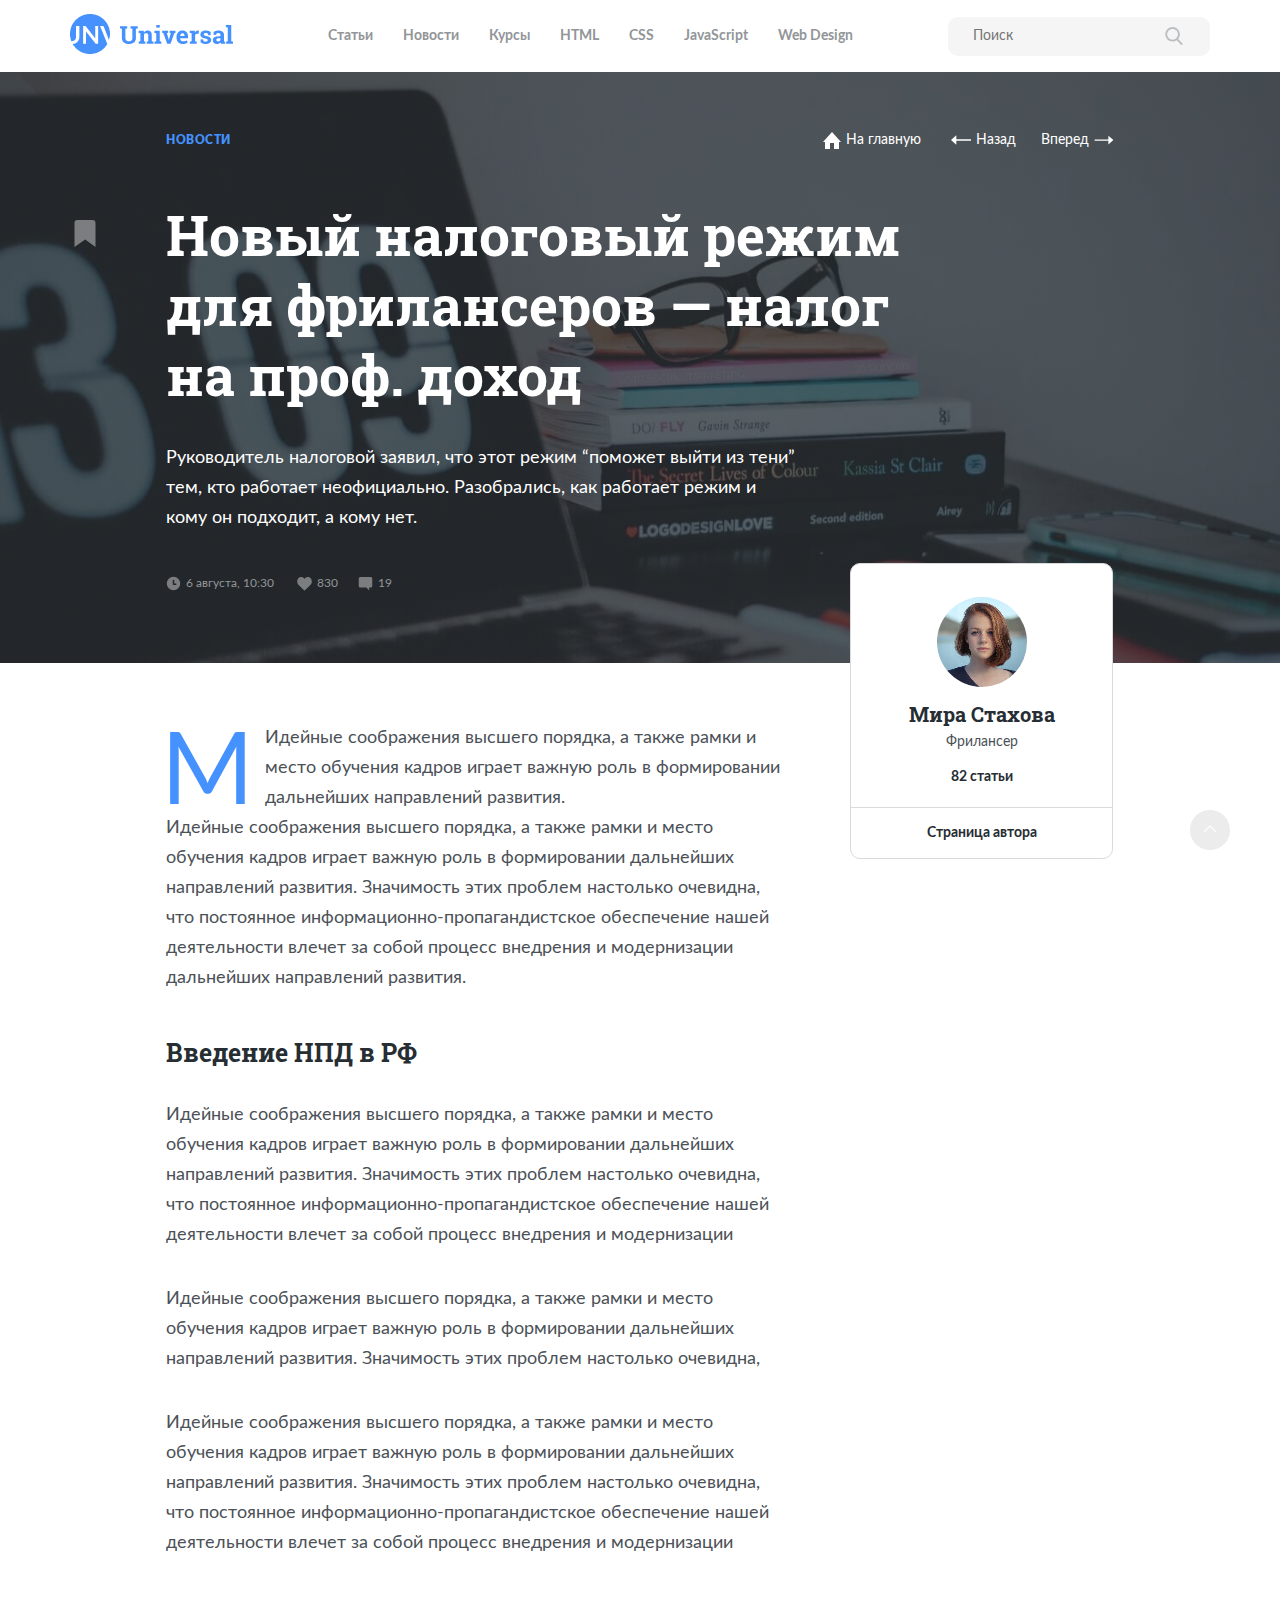
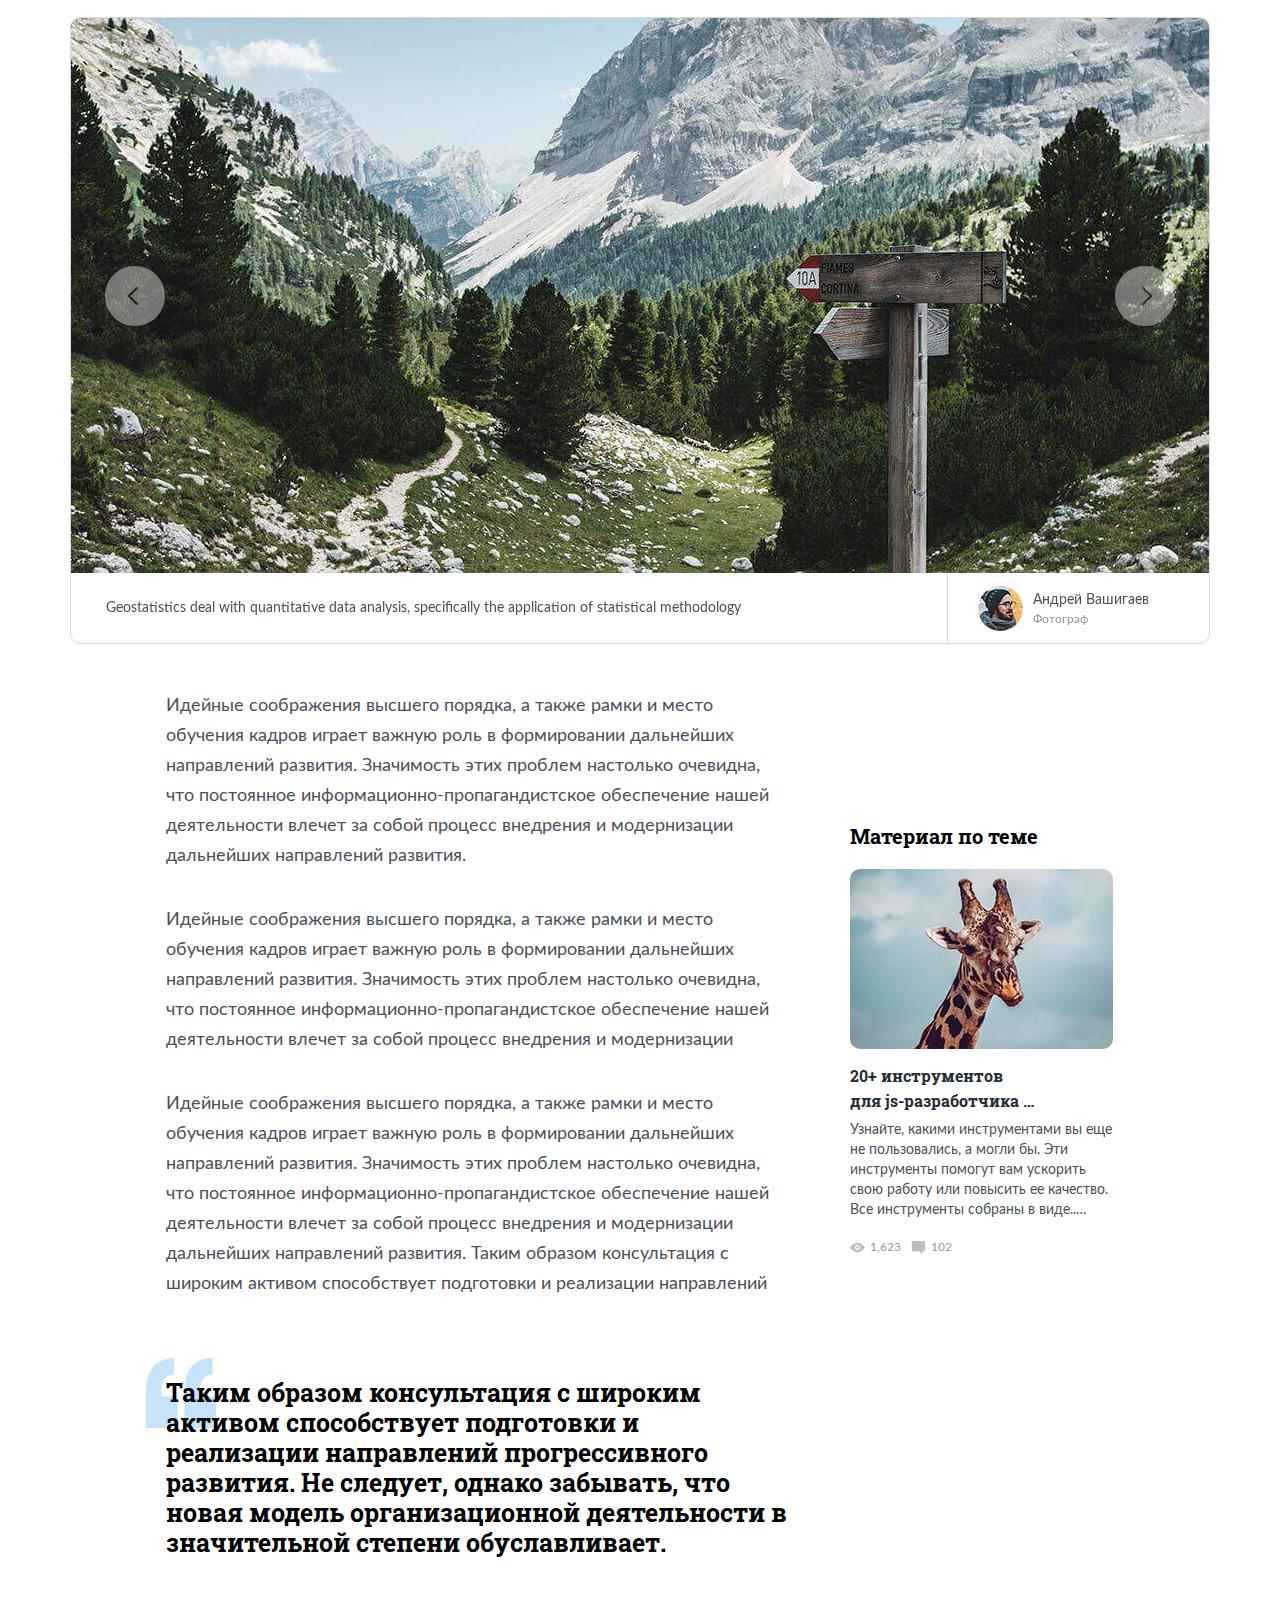
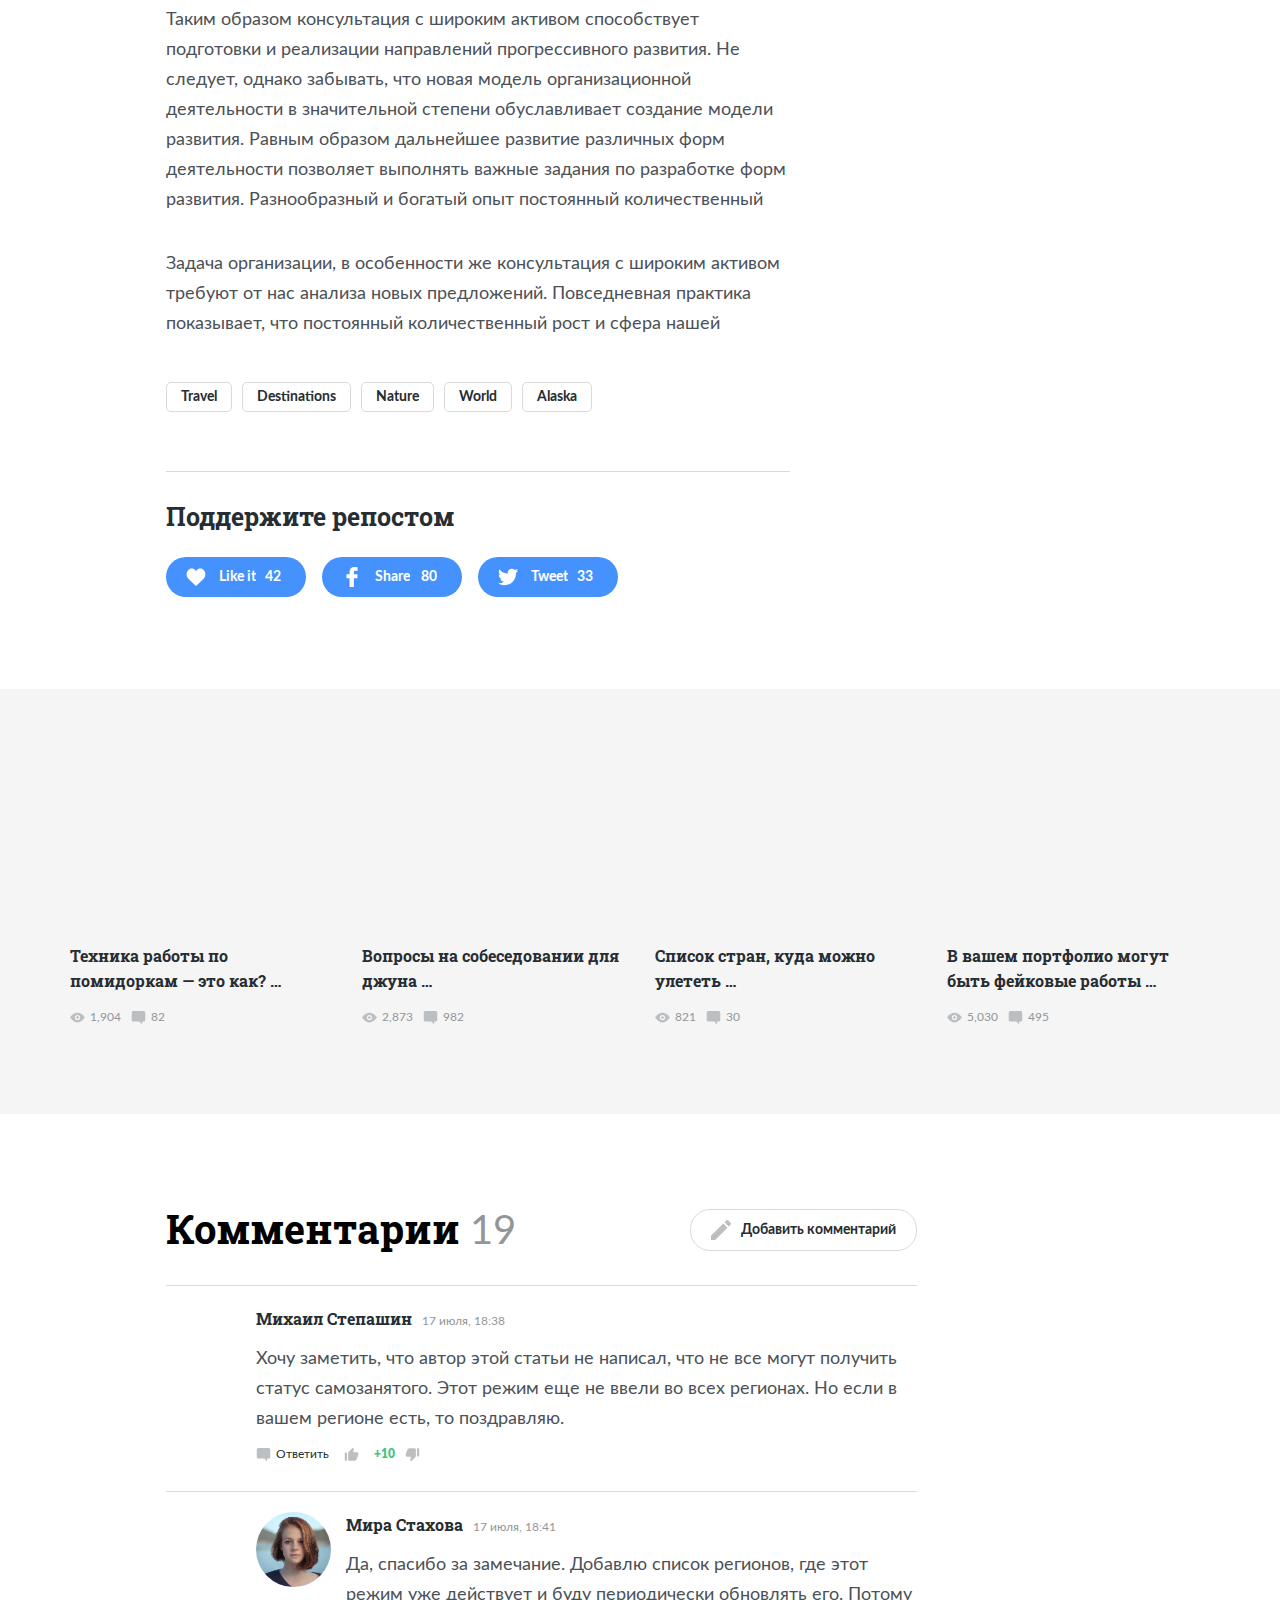
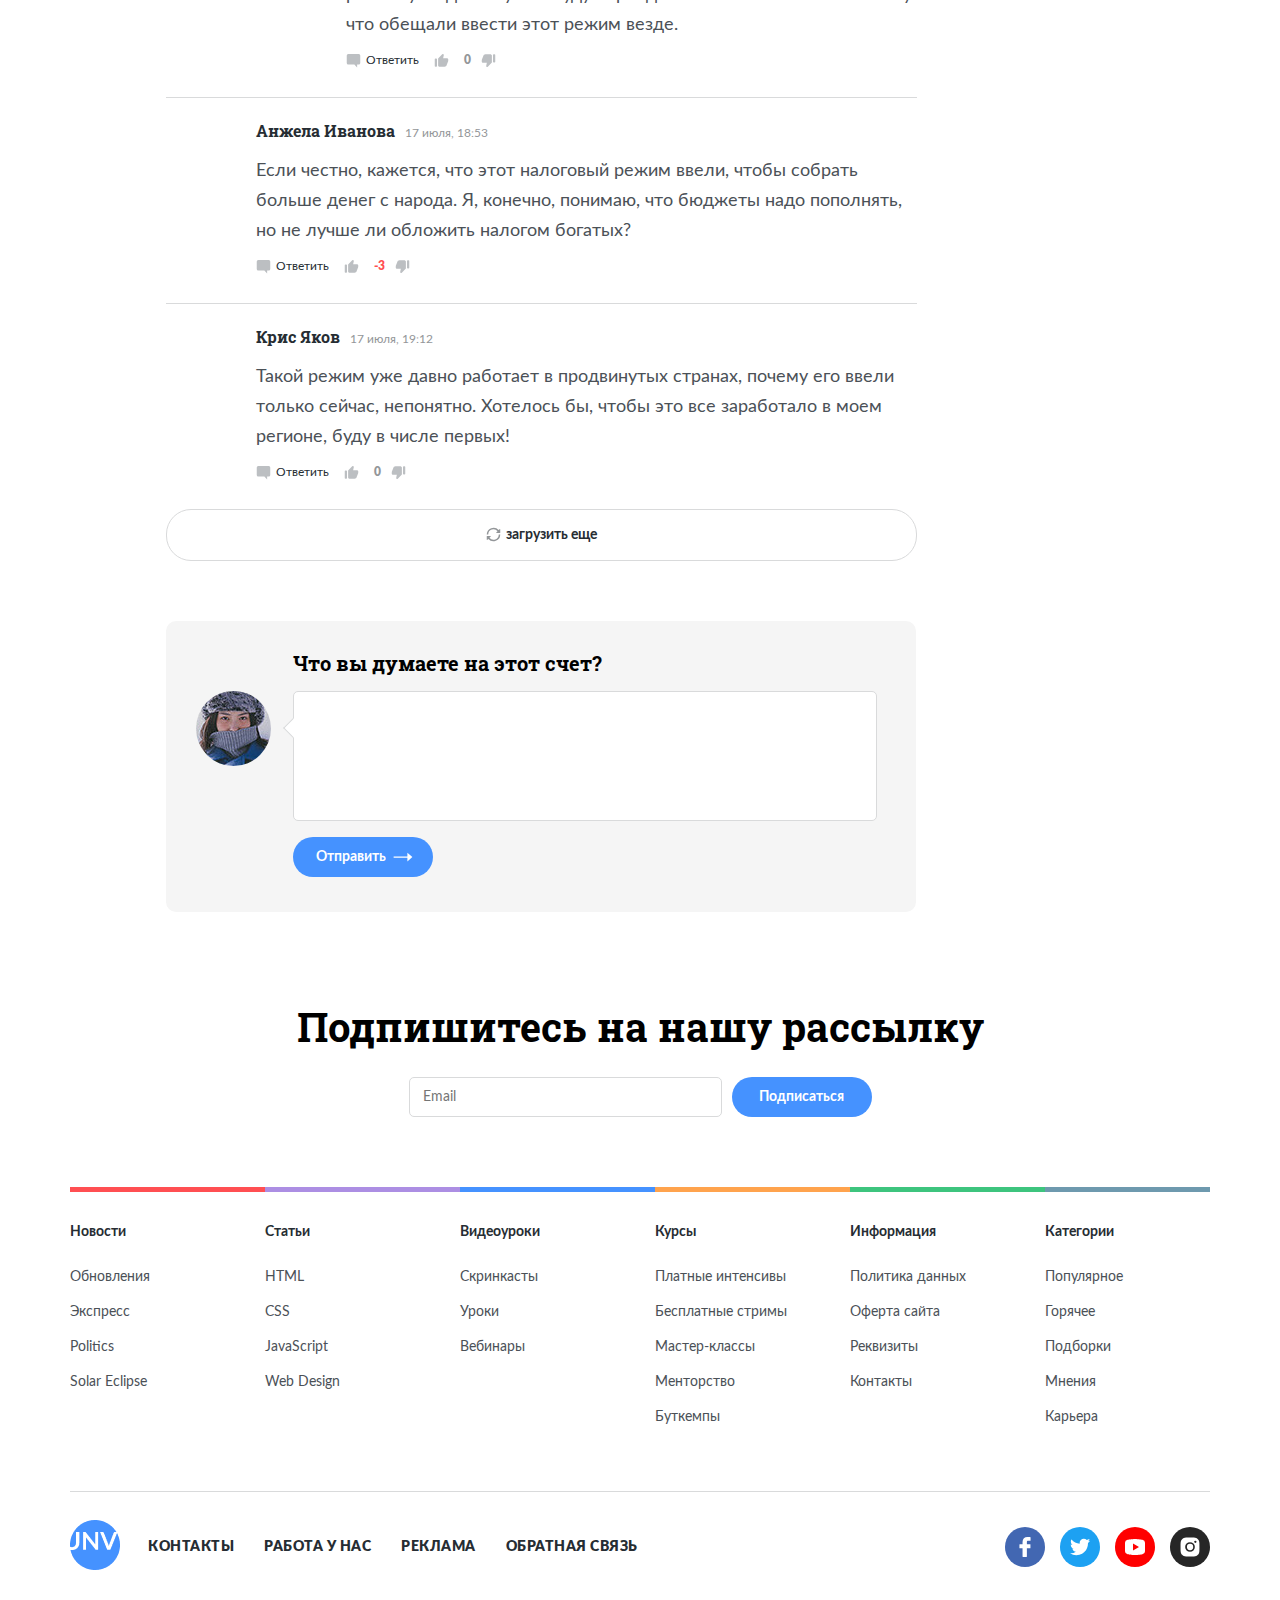
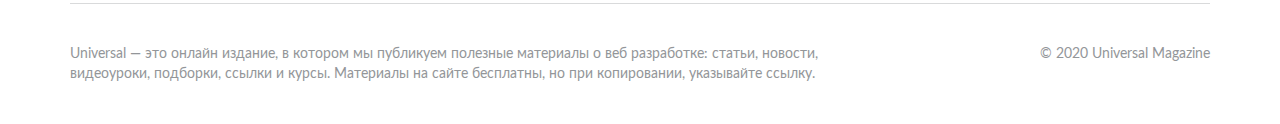
<file: article-2.html>
<!DOCTYPE html>
<html lang="ru">
<head>
    <meta charset="UTF-8">
    <meta name="viewport" content="width=device-width, initial-scale=1.0">
    <link rel="shortcut icon" href="assets/images/favicon.ico" type="image/x-icon">
    <link rel="icon" href="/favicon.ico" type="image/x-icon">
    <link rel="stylesheet" href="css/swiper-bundle.min.css">
    <link rel="stylesheet" href="css/normalize.css">
    <link rel="stylesheet" href="css/style.css">
    <title>Universal</title>
</head>
<body class="body_light">
    <header class="header_light header">
        <div class="header__container_light container">
            <a href="index.html"><img src="assets/images/logo-blue-long.png" alt="logo" class="header__logo"></a>
            <nav class="header__nav nav">
                <a href="#" class="header__nav-item nav-item nav-item_dark">Статьи</a>
                <a href="#" class="header__nav-item nav-item nav-item_dark">Новости</a>
                <a href="#" class="header__nav-item nav-item nav-item_dark">Курсы</a>
                <a href="#" class="header__nav-item nav-item nav-item_dark" translate="no">HTML</a>
                <a href="#" class="header__nav-item nav-item nav-item_dark" translate="no">CSS</a>
                <a href="#" class="header__nav-item nav-item nav-item_dark" translate="no">JavaScript</a>
                <a href="#" class="header__nav-item nav-item nav-item_dark" translate="no">Web Design</a>
            </nav>
            <form class="header__search header__search_light">
                <input type="text" class="header__search-input" placeholder="Поиск">
                <button class="header__search-button button"></button>
            </form>
            <div class="burger-menu header__burger-menu">
                <div class="burger-menu__line burger-menu__line_light"></div>
                <div class="burger-menu__line burger-menu__line_light"></div>
                <div class="burger-menu__line burger-menu__line_light"></div>
            </div>
        </div>
        <div class="mobile-menu mobile-menu_light mobile-menu_hidden">
            <div class="mobile-menu__container container">
                <div class="mobile-menu__top">
                    <a href="index.html"><img src="assets/images/logo-blue-long.png" alt="logo" class="mobile-menu__logo"></a>
                    <div class="mobile-menu__burger-menu mobile-menu__burger-menu_hidden">
                        <div class="burger-menu__line burger-menu__line_light"></div>
                        <div class="burger-menu__line burger-menu__line_light"></div>
                        <div class="burger-menu__line burger-menu__line_light"></div>
                    </div>
                </div>
                <div class="mobile-menu__bottom">
                    <form class="mobile-menu__search mobile-menu__search_light">
                        <input type="text" class="mobile-menu__search-input" placeholder="Поиск">
                        <button class="mobile-menu__search-button button"></button>
                    </form>
                    <nav class="mobile-menu__nav nav">
                        <a href="#" class="mobile-menu__nav-item nav-item nav-item_dark">Статьи</a>
                        <a href="#" class="mobile-menu__nav-item nav-item nav-item_dark">Новости</a>
                        <a href="#" class="mobile-menu__nav-item nav-item nav-item_dark">Курсы</a>
                        <a href="#" class="mobile-menu__nav-item nav-item nav-item_dark" translate="no">HTML</a>
                        <a href="#" class="mobile-menu__nav-item nav-item nav-item_dark" translate="no">CSS</a>
                        <a href="#" class="mobile-menu__nav-item nav-item nav-item_dark" translate="no">JavaScript</a>
                        <a href="#" class="mobile-menu__nav-item nav-item nav-item_dark" translate="no">Web Design</a>
                    </nav>
                </div>
            </div>
        </div>
    </header>
    <div class="article-2-title-block">
        <div class="container article-title-block__container">
            <div class="article-title-block__wrapper">
                <div class="article-title-block__top">
                    <a class="link-wrapper">
                        <div class="article-title-block__category category category_blue-75">Новости</div>
                    </a>
                    <div class="article-title-block__navigation">
                            <div href="index.html" class="home-tag article-title-block__home-tag">
                                <a href="index.html" class="link-wrapper_center" >
                                    <svg class="icon icon_home">
                                        <use xlink:href="assets/icons/sprite.svg#Home"></use>
                                    </svg>
                                    <span  class="home">На главную</span>
                                </a>                                
                            </div>
                        <div class="article-title-block__navigation-arrows">
                            <a class="link-wrapper"  href="article-3.html">
                                <div class="arrow-left-tag article-title-block__arrow-left-tag">
                                        <svg class="icon icon_arrow-left">
                                            <use xlink:href="assets/icons/sprite.svg#ArrowLeft"></use>
                                        </svg>
                                    <span class="arrow-left">Назад</span>
                                </div>
                            </a>
                            <a href="article.html" class="link-wrapper" >
                                <div class="arrow-tag article-title-block__arrow-tag">
                                    <span class="arrow">Вперед</span>
                                    <div class="link-wrapper_center">
                                        <svg class="icon icon_arrow">
                                            <use xlink:href="assets/icons/sprite.svg#Arrow"></use>
                                        </svg>
                                    </div>                                
                                </div>
                            </a>                            
                        </div>
                    </div>
                </div>
                <div class="article-title-block__content">
                    <a class="link-wrapper_center">
                    <svg class="icon icon_bookmark_large icon_bookmark article-title-block__icon_bookmark_large">
                        <use xlink:href="assets/icons/sprite.svg#Bookmark"></use>
                    </svg>
                    </a>
                    <h1 class="article-title-block__title_headline-1 title_headline-1">
                        Новый налоговый режим для фрилансеров — налог на проф. доход
                    </h1>
                    <p class="article-title-block__description">Руководитель налоговой заявил, что этот режим “поможет выйти из тени” тем, кто работает неофициально. Разобрались, как работает режим и кому он подходит, а кому нет.</p>
                </div>
            </div>
            <div class="article-title-block__info-block">
                <div class="date-tag article-title-block__date-tag">
                    <a class="link-wrapper_center">
                        <svg class="icon icon_clock_light">
                            <use xlink:href="assets/icons/sprite.svg#Clock"></use>
                        </svg>
                    </a>                    
                    <span class="date date_grey">6 августа, 10:30</span>
                </div>
                <div class="like-tag article-title-block__like-tag">
                    <a class="link-wrapper_center">
                        <svg class="icon icon_heart_light">
                            <use xlink:href="assets/icons/sprite.svg#Heart"></use>
                        </svg>
                    </a>                    
                    <span class="like-count like-count_grey">830</span>
                </div>
                <div class="comment-tag article-title-block__comment-tag">
                    <a class="link-wrapper_center">
                        <svg class="icon icon_comment_light">
                            <use xlink:href="assets/icons/sprite.svg#Comment"></use>
                        </svg>
                    </a>                    
                    <span class="comment-count comment-count_grey">19</span>
                </div>
            </div>
        </div>
    </div>
    <div class="article-content">
        <div class="container article-content__container">
            <div class="above-slider article-content__above-slider">
                <div class="article-content__author-block author-block">
                    <div class="article-content__author-block-wrapper">
                        <img src="assets/images/user4.jpg" alt="avatar" class="article-content__author-avatar author-avatar author-avatar_large">
                        <div class="article-content__author-info">
                            <h4 class="article-content__author-name author-name_headline-4 author-name_dark">Мира Стахова</h4>
                            <span class="author-profession author-profession_medium-regular author-profession_dark">Фрилансер</span>
                            <span class="article-count article-content__article-count">82 статьи</span>
                        </div>
                    </div>
                    <a href="#" class="author-page article-content__author-page">Страница автора</a>
                </div>
                <div class="article-content__intro intro">
                    <span class="float-letter">М</span>
                    <p class="intro__text">
                        Идейные соображения высшего порядка, а также рамки и место обучения кадров играет важную роль в формировании дальнейших направлений развития.<br> Идейные соображения высшего порядка, а также рамки и место обучения&nbsp;кадров играет важную роль в формировании дальнейших направлений развития. Значимость этих проблем настолько очевидна, что&nbsp;постоянное информационно-пропагандистское обеспечение нашей деятельности влечет за собой процесс внедрения и модернизации дальнейших направлений развития.
                    </p>
                </div>
                <h3 class="article-content__title_headline-3 title_headline-3">
                    Введение НПД в РФ
                </h3>
                <p class="article-content__text">Идейные соображения высшего порядка, а также рамки и место обучения&nbsp;кадров играет важную роль в формировании дальнейших направлений развития. Значимость этих проблем настолько очевидна, что&nbsp;постоянное информационно-пропагандистское обеспечение нашей деятельности влечет за собой процесс внедрения и модернизации </p>
                <p class="article-content__text">Идейные соображения высшего порядка, а также рамки и место обучения&nbsp;кадров играет важную роль в формировании дальнейших направлений развития. Значимость этих проблем настолько очевидна,  </p>
                <p class="article-content__text">Идейные соображения высшего порядка, а также рамки и место обучения&nbsp;кадров играет важную роль в формировании дальнейших направлений развития. Значимость этих проблем настолько очевидна, что&nbsp;постоянное информационно-пропагандистское обеспечение нашей деятельности влечет за собой процесс внедрения и модернизации  </p>
            </div>
            <div class="swiper-container article-content__swiper-container">
                <div class="swiper-wrapper article-content__swiper-wrapper">
                    <div class="swiper-slide article-content__swiper-slide">
                        <div class="article-content__slide">
                            <img src="assets/images/f70eb1d9ee96b07ae6f9789b5d59f543.jpg" alt="photo" class="article-content__slide-img">
                            <div class="article-content__slide-description slide-description">
                                <span class="slide-description__text">
                                    Geostatistics deal with quantitative data analysis, specifically the application of statistical methodology
                                </span>
                                <a href="#" class="slide-description__author-block author-block">
                                    <img src="assets/images/user5.jpg" alt="avatar" class="author-avatar author-avatar_medium">
                                    <div class="author-info">
                                        <span class="author-name author-name_regular author-name_grey">Андрей Вашигаев</span>
                                        <span class="author-profession author-profession_regular author-profession_grey">Фотограф</span>
                                    </div>
                                </a>
                                <div class="slide-description-divider"></div>                            </div>
                        </div>
                    </div>
                    <div class="swiper-slide">
                        <div class="article-content__slide">
                            <img src="assets/images/f7ae8dc3eb019704fdba6.jpg" alt="photo" class="article-content__slide-img">
                            <div class="article-content__slide-description slide-description">
                                <span class="slide-description__text">
                                    Geostatistics deal with quantitative data analysis, specifically the application of statistical methodology
                                </span>
                                <a href="#" class="slide-description__author-block author-block">
                                    <img src="assets/images/user5.jpg" alt="avatar" class="author-avatar author-avatar_medium">
                                    <div class="author-info">
                                        <span class="author-name author-name_regular author-name_grey">Андрей Вашигаев</span>
                                        <span class="author-profession author-profession_regular author-profession_grey">Фотограф</span>
                                    </div>
                                </a>
                                <div class="slide-description-divider"></div>                            </div>
                        </div>
                    </div>
                    <div class="swiper-slide">
                        <div class="article-content__slide">
                            <img src="assets/images/slovenia-3.jpg" alt="photo" class="article-content__slide-img">
                            <div class="article-content__slide-description slide-description">
                                <span class="slide-description__text">
                                    Geostatistics deal with quantitative data analysis, specifically the application of statistical methodology
                                </span>
                                <a href="#" class="slide-description__author-block author-block">
                                    <img src="assets/images/user5.jpg" alt="avatar" class="author-avatar author-avatar_medium">
                                    <div class="author-info">
                                        <span class="author-name author-name_regular author-name_grey">Андрей Вашигаев</span>
                                        <span class="author-profession author-profession_regular author-profession_grey">Фотограф</span>
                                    </div>
                                </a>
                                <div class="slide-description-divider"></div>                            </div>
                        </div>
                    </div>
                </div>
                <div class="article-content__swiper-button-prev button">
                    <svg class="icon icon_arrow-prev">
                        <use xlink:href="assets/icons/sprite.svg#ArrowPrev"></use>
                    </svg>
                </div>
                <div class="article-content__swiper-button-next button">
                    <svg class="icon icon_arrow-next">
                        <use xlink:href="assets/icons/sprite.svg#ArrowNext"></use>
                    </svg>
                </div>
            </div>
            <div class="under-slider article-content__under-slider">
            <aside class="materials article-content__materials">
                <div class="material-block article-content__material-block">
                    <h4 class="title_headline-4 material-block__title_headline-4">Материал по теме</h4>
                    <a class="link-wrapper">
                        <img src="assets/images/95b1ccfcec0dd473fc0d46e6947c32c0.jpg" alt="image" class="material-block__image" loading="lazy" >
                    </a>
                    <a class="link-wrapper">
                        <h5 class="title_headline-5 material-block__title_headline-5 title_headline-5-cut-2 ">
                            20+ инструментов<br>для js-разработчика
                        </h5>
                    </a>   
                        <a class="link-wrapper">
                            <p class="description material-block__description description_cut-5">Узнайте, какими инструментами вы еще не пользовались, а могли бы. Эти инструменты помогут вам ускорить свою работу или повысить ее качество. Все инструменты собраны в виде...</p>
                        </a>
                    <div class="info material-block__info">
                        <div class="eye-tag material-block__eye-tag">
                            <a class="link-wrapper_center">
                                <svg class="icon_eye icon_eye_dark">
                                    <use xlink:href="assets/icons/sprite.svg#Eye"></use>
                                </svg>
                                <span class="eye-count">1,623</span>
                            </a>                            
                        </div> 
                        <div class="comment-tag">
                            <a class="link-wrapper_center">
                                <svg class="icon icon_comment_dark">
                                    <use xlink:href="assets/icons/sprite.svg#Comment"></use>
                                </svg>
                                <span class="comment-count comment-count_grey">102</span>
                            </a>                            
                        </div>
                    </div>
                </div>
            </aside>
            <p class="article-content__text">Идейные соображения высшего порядка, а также рамки и место обучения&nbsp;кадров играет важную роль в формировании дальнейших направлений развития. Значимость этих проблем настолько очевидна, что&nbsp;постоянное информационно-пропагандистское обеспечение нашей деятельности влечет за собой процесс внедрения и модернизации дальнейших направлений развития.</p>
            <p class="article-content__text">Идейные соображения высшего порядка, а также рамки и место обучения&nbsp;кадров играет важную роль в формировании дальнейших направлений развития. Значимость этих проблем настолько очевидна, что&nbsp;постоянное информационно-пропагандистское обеспечение нашей деятельности влечет за собой процесс внедрения и модернизации </p>
            <p class="article-content__text">Идейные соображения высшего порядка, а также рамки и место обучения&nbsp;кадров играет важную роль в формировании дальнейших направлений развития. Значимость этих проблем настолько очевидна, что&nbsp;постоянное информационно-пропагандистское обеспечение нашей деятельности влечет за собой процесс внедрения и модернизации дальнейших направлений развития. Таким образом консультация с широким активом способствует подготовки и реализации направлений </p>
            <div class="quote article-content__quote">
                Таким образом консультация с широким активом способствует подготовки и реализации направлений прогрессивного развития. Не следует, однако забывать, что новая модель организационной деятельности в значительной степени обуславливает.
            </div>
            <p class="article-content__text">Таким образом консультация с широким активом способствует подготовки и реализации направлений прогрессивного развития. Не следует, однако забывать, что новая модель организационной деятельности в значительной степени обуславливает создание модели развития. Равным образом дальнейшее развитие различных форм деятельности позволяет выполнять важные задания по разработке форм развития. Разнообразный и богатый опыт постоянный количественный </p>
            <p class="article-content__text">Задача организации, в особенности же консультация с широким активом требуют от нас анализа новых предложений. Повседневная практика показывает, что постоянный количественный рост и сфера нашей </p>
            <div class="tags article-content__tags">
                <a href="#" class="tag" translate="no">Travel</a>
                <a href="#" class="tag" translate="no">Destinations</a>
                <a href="#" class="tag" translate="no">Nature</a>
                <a href="#" class="tag" translate="no">World</a>
                <a href="#" class="tag" translate="no">Alaska</a>
            </div>
            <div class="article-content__bottom-block bottom-block">
                <h3 class="bottom-block__title_headline-3 title_headline-3">Поддержите репостом</h3>
                <div class="bottom-block__buttons">
                    <a href="#" class="bottom-block__button_blue button button_blue">
                        <svg class="icon icon_heart-2 article-content__icon_heart-2">
                            <use xlink:href="assets/icons/sprite.svg#Heart2"></use>
                        </svg>
                        <span>Like it</span>
                        <span class="bottom-block__images-count">42</span>
                    </a> 
                    <a href="#" class="bottom-block__button_blue button button_blue">
                        <svg class="icon icon_facebook article-content__icon_facebook">
                            <use xlink:href="assets/icons/sprite.svg#Facebook"></use>
                        </svg>
                        <span>Share</span>
                        <span class="bottom-block__images-count">80</span>
                    </a> 
                    <a href="#" class="bottom-block__button_blue button button_blue">
                        <svg class="icon icon_twitter article-content__icon_twitter">
                            <use xlink:href="assets/icons/sprite.svg#Twitter"></use>
                        </svg>
                        <span>Tweet</span>
                        <span class="bottom-block__images-count">33</span>
                    </a> 
                </div>
            </div>
            </div>
        </div>
    </div>
    <div class="more-articles">
        <div class="container more-articles__container">
            <div class="material-block more-articles__material-block">
                <a class="link-wrapper">
                    <img src="assets/images/more-1.jpg" alt="image" class="material-block__image" loading="lazy">
                </a>
                <a class="link-wrapper">
                    <h5 class="title_headline-5 material-block__title_headline-5 title_headline-5-cut-2">
                        Техника работы по помидоркам — это как? 
                    </h5>
                </a>                    
                    <div class="info material-block__info">
                        <div class="eye-tag material-block__eye-tag">
                            <a class="link-wrapper_center">
                                <svg class="icon_eye icon_eye_dark">
                                    <use xlink:href="assets/icons/sprite.svg#Eye"></use>
                                </svg>
                                <span class="eye-count">1,904</span>
                            </a>                            
                            
                        </div> 
                        <div class="comment-tag">
                            <a class="link-wrapper_center">
                                <svg class="icon icon_comment_dark">
                                    <use xlink:href="assets/icons/sprite.svg#Comment"></use>
                                </svg>
                                <span class="comment-count comment-count_grey">82</span>
                            </a>                            
                        </div>
                    </div>
            </div> 
            <div class="material-block more-articles__material-block">
                <a class="link-wrapper">
                    <img src="assets/images/more-2.jpg" alt="image" class="material-block__image" loading="lazy">
                </a>
                <a class="link-wrapper">
                    <h5 class="title_headline-5 material-block__title_headline-5 title_headline-5-cut-2">
                        Вопросы на собеседовании для джуна
                    </h5>
                </a>                   
                    <div class="info material-block__info">
                        <div class="eye-tag material-block__eye-tag">
                            <a class="link-wrapper_center">
                                <svg class="icon_eye icon_eye_dark">
                                    <use xlink:href="assets/icons/sprite.svg#Eye"></use>
                                </svg>
                                <span class="eye-count">2,873</span>
                            </a>                            
                        </div> 
                        <div class="comment-tag">
                            <a class="link-wrapper_center">
                                <svg class="icon icon_comment_dark">
                                    <use xlink:href="assets/icons/sprite.svg#Comment"></use>
                                </svg>
                                <span class="comment-count comment-count_grey">982</span>
                            </a>                    
                        </div>
                    </div>
            </div>
            <div class="material-block more-articles__material-block">
                <a class="link-wrapper">
                    <img src="assets/images/more-3.jpg" alt="image" class="material-block__image" loading="lazy">
                </a>
                <a class="link-wrapper">
                    <h5 class="title_headline-5 material-block__title_headline-5 title_headline-5-cut-2">
                        Список стран, куда можно улететь
                    </h5>
                </a>                    
                    <div class="info material-block__info">
                        <div class="eye-tag material-block__eye-tag">
                            <a class="link-wrapper_center">
                                <svg class="icon_eye icon_eye_dark">
                                    <use xlink:href="assets/icons/sprite.svg#Eye"></use>
                                </svg>
                                <span class="eye-count">821</span>
                            </a>                            
                        </div> 
                        <div class="comment-tag">
                            <a class="link-wrapper_center">
                                <svg class="icon icon_comment_dark">
                                    <use xlink:href="assets/icons/sprite.svg#Comment"></use>
                                </svg>
                                <span class="comment-count comment-count_grey">30</span>
                            </a>                            
                        </div>
                    </div>
            </div>
            <div class="material-block more-articles__material-block">
                <a class="link-wrapper">
                    <img src="assets/images/more-4.jpg" alt="image" class="material-block__image" loading="lazy">
                </a>
                <a class="link-wrapper">
                    <h5 class="title_headline-5 material-block__title_headline-5 title_headline-5-cut-2">
                        В вашем портфолио могут быть фейковые работы
                    </h5>
                </a>                    
                    <div class="info material-block__info">
                        <div class="eye-tag material-block__eye-tag">
                            <a class="link-wrapper_center">
                                <svg class="icon_eye icon_eye_dark">
                                    <use xlink:href="assets/icons/sprite.svg#Eye"></use>
                                </svg>
                                <span class="eye-count">5,030</span>
                            </a>                            
                        </div> 
                        <div class="comment-tag">
                            <a class="link-wrapper_center">
                                <svg class="icon icon_comment_dark">
                                    <use xlink:href="assets/icons/sprite.svg#Comment"></use>
                                </svg>
                                <span class="comment-count comment-count_grey">495</span>
                            </a>                            
                        </div>
                    </div>
            </div>
        </div>
    </div>
    <div class="comments-block">
        <div class="container comments-block__container">
            <div class="comments-block__top">
                <div class="comments-block__top-wrapper">
                    <h2 class="comments-block__title title_headline-2">
                        Комментарии
                    </h2>
                    <a class="link-wrapper_center">
                        <span class="comments-block__comment-count">19</span>                
                    </a>
                </div>
                <div class="button comments-block__button_add-comment">
                    <a class="link-wrapper_center">
                        <img src="assets/icons/Pencil.svg" alt="pensil" class="icon_pensil">
                    </a>                   
                    Добавить комментарий
                </div>
            </div>
            <div class="comments-block__comments-list">
                <div class="comments-block__comment-block comment-block">
                    <div class="comment-block__comment comment">
                        <a class="link-wrapper_center">
                            <img src="assets/images/image-186.jpg" alt="avatar" class="comment__author-avatar author-avatar" loading="lazy">
                        </a>
                        <div class="comment__content">
                            <div class="author-info comment__author-info">
                                <a class="link-wrapper">
                                    <span class="author-name author-name_headline-5">Михаил Степашин</span>
                                </a>
                                <div class="info-block comments-block__info-block">
                                    <div class="date-tag">
                                        <span class="date date_grey">17 июля, 18:38</span>
                                    </div>
                                </div>
                            </div>
                            <span class="comment__content-text">
                                Хочу заметить, что автор этой статьи не написал, что не все могут получить статус самозанятого. Этот режим еще не ввели во всех регионах. Но если в вашем регионе есть, то поздравляю.                            </span>
                            <div class="comment__content-tags">
                                <div class="answer-btn">
                                    <a class="link-wrapper_center">
                                        <svg class="icon icon_comment_dark">
                                            <use xlink:href="assets/icons/sprite.svg#Comment"></use>
                                        </svg>
                                        <span class="comment-count comment-count_dark">Ответить</span>
                                    </a>
                                </div>
                                <div class="thumbs">
                                    <a class="link-wrapper_center">
                                        <svg class="icon icon_thumb">
                                            <use xlink:href="assets/icons/sprite.svg#Thumb"></use>
                                        </svg>
                                    </a>
                                    <span class="thumb-count thumb-count_positive">+10</span>
                                    <a class="link-wrapper_center">
                                        <svg class="icon icon_thumb">
                                            <use xlink:href="assets/icons/sprite.svg#Thumb2"></use>
                                        </svg>
                                    </a> 
                                </div>
                            </div>
                        </div>
                    </div>
                </div>
                <div class="comments-block__comment-block comment-block">
                    <div class="comment-block__comment_answer comment-block__comment comment">
                        <a class="link-wrapper_center">
                            <img src="assets/images/user4.jpg" alt="avatar" class="comment__author-avatar author-avatar" loading="lazy">
                        </a>
                        <div class="comment__content">
                            <div class="author-info comment__author-info">
                                <a class="link-wrapper">
                                    <span class="author-name author-name_headline-5">Мира Стахова</span>
                                </a>
                                <div class="info-block comments-block__info-block">
                                    <div class="date-tag">
                                        <span class="date date_grey">17 июля, 18:41</span>
                                    </div>
                                </div>
                            </div>
                            <span class="comment__content-text">
                                Да, спасибо за замечание. Добавлю список регионов, где этот режим уже действует и буду периодически обновлять его. Потому что обещали ввести этот режим везде.                             </span>
                            <div class="comment__content-tags">
                                <div class="answer-btn">
                                    <a class="link-wrapper_center">
                                        <svg class="icon icon_comment_dark">
                                            <use xlink:href="assets/icons/sprite.svg#Comment"></use>
                                        </svg>
                                        <span class="comment-count comment-count_dark">Ответить</span>
                                    </a>
                                    <a class="link-wrapper">
                                    </a>                                    
                                </div>
                                <div class="thumbs">
                                    <a class="link-wrapper_center">
                                        <svg class="icon icon_thumb">
                                            <use xlink:href="assets/icons/sprite.svg#Thumb"></use>
                                        </svg>
                                    </a>                                   
                                    <span class="thumb-count">0</span>
                                    <a class="link-wrapper_center">
                                        <svg class="icon icon_thumb">
                                            <use xlink:href="assets/icons/sprite.svg#Thumb2"></use>
                                        </svg>
                                    </a>                                    
                                </div>
                            </div>
                        </div>
                    </div>
                </div>
                <div class="comments-block__comment-block comment-block">
                    <div class="comment-block__comment comment">
                        <a class="link-wrapper_center">
                            <img src="assets/images/user7.jpg" alt="avatar" class="comment__author-avatar author-avatar" loading="lazy">
                        </a>
                        <div class="comment__content">
                            <div class="author-info comment__author-info">
                                <a class="link-wrapper">
                                    <span class="author-name author-name_headline-5">Анжела Иванова</span>
                                </a>
                                <div class="info-block comments-block__info-block">
                                    <div class="date-tag">
                                        <span class="date date_grey">17 июля, 18:53</span>
                                    </div>
                                </div>
                            </div>
                            <span class="comment__content-text">
                                Если честно, кажется, что этот налоговый режим ввели, чтобы собрать больше денег с народа. Я, конечно, понимаю, что бюджеты надо пополнять, но не лучше ли обложить налогом богатых?
                            </span>
                            <div class="comment__content-tags">
                                <div class="answer-btn">
                                    <a class="link-wrapper_center">
                                        <svg class="icon icon_comment_dark">
                                            <use xlink:href="assets/icons/sprite.svg#Comment"></use>
                                        </svg>
                                        <span class="comment-count comment-count_dark">Ответить</span>
                                    </a>
                                </div>
                                <div class="thumbs">
                                    <a class="link-wrapper_center">
                                        <svg class="icon icon_thumb">
                                            <use xlink:href="assets/icons/sprite.svg#Thumb"></use>
                                        </svg>
                                    </a>                                    
                                    <span class="thumb-count thumb-count_negative">-3</span>
                                    <a class="link-wrapper_center">
                                        <svg class="icon icon_thumb">
                                            <use xlink:href="assets/icons/sprite.svg#Thumb2"></use>
                                        </svg>
                                    </a>                                    
                                </div>
                            </div>
                        </div>
                    </div>
                </div>
                <div class="comments-block__comment-block comment-block">
                    <div class="comment-block__comment comment">
                        <a class="link-wrapper_center">
                            <img src="assets/images/user6.jpg" alt="avatar" class="comment__author-avatar author-avatar" loading="lazy">
                        </a>
                        <div class="comment__content">
                            <div class="author-info comment__author-info">
                                <a class="link-wrapper">
                                    <span class="author-name author-name_headline-5">Крис Яков</span>
                                </a>
                                <div class="info-block comments-block__info-block">
                                    <div class="date-tag">
                                        <span class="date date_grey">17 июля, 19:12</span>
                                    </div>
                                </div>
                            </div>
                            <span class="comment__content-text">
                                Такой режим уже давно работает в продвинутых странах, почему его ввели только сейчас, непонятно. Хотелось бы, чтобы это все заработало в моем регионе, буду в числе первых!
                            </span>
                            <div class="comment__content-tags">
                                <div class="answer-btn">
                                    <a class="link-wrapper_center">
                                        <svg class="icon icon_comment_dark">
                                            <use xlink:href="assets/icons/sprite.svg#Comment"></use>
                                        </svg>
                                        <span class="comment-count comment-count_dark">Ответить</span>
                                    </a>
                                </div>
                                <div class="thumbs">
                                    <a class="link-wrapper_center">
                                        <svg class="icon icon_thumb">
                                            <use xlink:href="assets/icons/sprite.svg#Thumb"></use>
                                        </svg>
                                    </a>                                    
                                    <span class="thumb-count">0</span>
                                    <a class="link-wrapper_center">
                                        <svg class="icon icon_thumb">
                                            <use xlink:href="assets/icons/sprite.svg#Thumb2"></use>
                                        </svg>
                                    </a>                                    
                                </div>
                            </div>
                        </div>
                    </div>
                </div>
                <div class="comments-block__comment-block comments-block__comment-block_hidden comment-block">
                    <div class="comment-block__comment comment">
                        <a class="link-wrapper_center">
                            <img src="assets/images/user7.jpg" alt="avatar" class="comment__author-avatar author-avatar" loading="lazy">
                        </a>
                        <div class="comment__content">
                            <div class="author-info comment__author-info">
                                <a class="link-wrapper">
                                    <span class="author-name author-name_headline-5">Анжела Иванова</span>
                                </a>
                                <div class="info-block comments-block__info-block">
                                    <div class="date-tag">
                                        <span class="date date_grey">17 июля, 18:53</span>
                                    </div>
                                </div>
                            </div>
                            <span class="comment__content-text">
                                Если честно, кажется, что этот налоговый режим ввели, чтобы собрать больше денег с народа. Я, конечно, понимаю, что бюджеты надо пополнять, но не лучше ли обложить налогом богатых?
                            </span>
                            <div class="comment__content-tags">
                                <div class="answer-btn">
                                    <a class="link-wrapper_center">
                                        <svg class="icon icon_comment_dark">
                                            <use xlink:href="assets/icons/sprite.svg#Comment"></use>
                                        </svg>
                                        <span class="comment-count comment-count_dark">Ответить</span>
                                    </a>
                                </div>
                                <div class="thumbs">
                                    <a class="link-wrapper_center">
                                        <svg class="icon icon_thumb">
                                            <use xlink:href="assets/icons/sprite.svg#Thumb"></use>
                                        </svg>
                                    </a>                                    
                                    <span class="thumb-count thumb-count_negative">-3</span>
                                    <a class="link-wrapper_center">
                                        <svg class="icon icon_thumb">
                                            <use xlink:href="assets/icons/sprite.svg#Thumb2"></use>
                                        </svg>
                                    </a>                                    
                                </div>
                            </div>
                        </div>
                    </div>
                </div>
                <div class="comments-block__comment-block comments-block__comment-block_hidden comment-block">
                    <div class="comment-block__comment comment">
                        <a class="link-wrapper_center">
                            <img src="assets/images/user7.jpg" alt="avatar" class="comment__author-avatar author-avatar" loading="lazy">
                        </a>
                        <div class="comment__content">
                            <div class="author-info comment__author-info">
                                <a class="link-wrapper">
                                    <span class="author-name author-name_headline-5">Анжела Иванова</span>
                                </a>
                                <div class="info-block comments-block__info-block">
                                    <div class="date-tag">
                                        <span class="date date_grey">17 июля, 18:53</span>
                                    </div>
                                </div>
                            </div>
                            <span class="comment__content-text">
                                Если честно, кажется, что этот налоговый режим ввели, чтобы собрать больше денег с народа. Я, конечно, понимаю, что бюджеты надо пополнять, но не лучше ли обложить налогом богатых?
                            </span>
                            <div class="comment__content-tags">
                                <div class="answer-btn">
                                    <a class="link-wrapper_center">
                                        <svg class="icon icon_comment_dark">
                                            <use xlink:href="assets/icons/sprite.svg#Comment"></use>
                                        </svg>
                                        <span class="comment-count comment-count_dark">Ответить</span>
                                    </a>
                                </div>
                                <div class="thumbs">
                                    <a class="link-wrapper_center">
                                        <svg class="icon icon_thumb">
                                            <use xlink:href="assets/icons/sprite.svg#Thumb"></use>
                                        </svg>
                                    </a>                                    
                                    <span class="thumb-count thumb-count_negative">-3</span>
                                    <a class="link-wrapper_center">
                                        <svg class="icon icon_thumb">
                                            <use xlink:href="assets/icons/sprite.svg#Thumb2"></use>
                                        </svg>
                                    </a>                            
                                </div>
                            </div>
                        </div>
                    </div>
                </div>
                <div class="comments-block__comment-block comment-block comments-block__comment-block_hidden">
                    <div class="comment-block__comment_answer comment">
                        <a class="link-wrapper_center">
                            <img src="assets/images/user4.jpg" alt="avatar" class="comment__author-avatar author-avatar" loading="lazy">
                        </a>
                        <div class="comment__content">
                            <div class="author-info comment__author-info">
                                <a class="link-wrapper">
                                    <span class="author-name author-name_headline-5">Мира Стахова</span>
                                </a>
                                <div class="info-block comments-block__info-block">
                                    <div class="date-tag">
                                        <span class="date date_grey">17 июля, 18:41</span>
                                    </div>
                                </div>
                            </div>
                            <span class="comment__content-text">
                                Хочу заметить, что автор этой статьи не написал, что не все могут получить статус самозанятого. Этот режим еще не ввели во всех регионах. Но если в вашем регионе есть, то поздравляю.
                            </span>
                            <div class="comment__content-tags">
                                <div class="answer-btn">
                                    <a class="link-wrapper_center">
                                        <svg class="icon icon_comment_dark">
                                            <use xlink:href="assets/icons/sprite.svg#Comment"></use>
                                        </svg>
                                        <span class="comment-count comment-count_dark">Ответить</span>
                                    </a>
                                </div>
                                <div class="thumbs">
                                    <a class="link-wrapper_center">
                                        <svg class="icon icon_thumb">
                                            <use xlink:href="assets/icons/sprite.svg#Thumb"></use>
                                        </svg>
                                    </a>                                    
                                    <span class="thumb-count_center">0</span>
                                    <a class="link-wrapper">
                                        <svg class="icon icon_thumb">
                                            <use xlink:href="assets/icons/sprite.svg#Thumb2"></use>
                                        </svg>
                                    </a>                                    
                                </div>
                            </div>
                        </div>
                    </div>
                </div>
                <div class="comments-block__comment-block comments-block__comment-block_hidden comment-block">
                    <div class="comment-block__comment comment">
                        <a class="link-wrapper_center">
                            <img src="assets/images/user7.jpg" alt="avatar" class="comment__author-avatar author-avatar" loading="lazy">
                        </a>
                        <div class="comment__content">
                            <div class="author-info comment__author-info">
                                <a class="link-wrapper">
                                    <span class="author-name author-name_headline-5">Анжела Иванова</span>
                                </a>
                                <div class="info-block comments-block__info-block">
                                    <div class="date-tag">
                                        <span class="date date_grey">17 июля, 18:53</span>
                                    </div>
                                </div>
                            </div>
                            <span class="comment__content-text">
                                Если честно, кажется, что этот налоговый режим ввели, чтобы собрать больше денег с народа. Я, конечно, понимаю, что бюджеты надо пополнять, но не лучше ли обложить налогом богатых?
                            </span>
                            <div class="comment__content-tags">
                                <div class="answer-btn">
                                    <a class="link-wrapper_center">
                                        <svg class="icon icon_comment_dark">
                                            <use xlink:href="assets/icons/sprite.svg#Comment"></use>
                                        </svg>
                                        <span class="comment-count comment-count_dark">Ответить</span>
                                    </a>
                                </div>
                                <div class="thumbs">
                                    <a class="link-wrapper_center">
                                        <svg class="icon icon_thumb">
                                            <use xlink:href="assets/icons/sprite.svg#Thumb"></use>
                                        </svg>
                                    </a>                                    
                                    <span class="thumb-count thumb-count_negative">-3</span>
                                    <a class="link-wrapper_center">
                                        <svg class="icon icon_thumb">
                                            <use xlink:href="assets/icons/sprite.svg#Thumb2"></use>
                                        </svg>
                                    </a>                                    
                                </div>
                            </div>
                        </div>
                    </div>
                </div>
            </div>
            <div class="button button_loading">
                <svg class="icon icon_loading">
                    <use xlink:href="assets/icons/sprite.svg#Loading"></use>
                </svg>
                загрузить еще
            </div>
            <div class="comments-block__add-comment add-comment">
                <h4 class="title_headline-4 add-comment__title">Что вы думаете на этот счет? </h4>
                <div class="add-comment__comment-block">
                    <img src="assets/images/user8.jpg" alt="avatar" class="add-comment__author-avatar author-avatar">
                    <form action="send.php" method="POST" class="form_comment">
                        <div class="textarea_comment-wrapper">
                            <textarea name="comment_text" class="textarea_comment"></textarea>
                        </div>
                        <button class="add-comment__button_blue button button_blue">
                            <span>Отправить</span>
                            <svg class="icon icon_arrow">
                                <use xlink:href="assets/icons/sprite.svg#Arrow"></use>
                            </svg>
                        </button>  
                    </form>
                </div>
            </div>
        </div>
    </div>
    <footer class="footer">
        <div class="container footer__container">
            <h2 class="footer__title title_headline-2">Подпишитесь на нашу рассылку</h2>
            <form action="send.php" method="POST" class="form form_subscription">
                <div class="footer__input-wrapper">
                    <input type="email" class="input input_subscription" name="email_subscription" placeholder="Email">
                </div>
                <button class="button_blue button_subscription button"><span>Подписаться</span> </button>
            </form>
            <div class="footer__nav">
                <div class="nav-block nav-block_news">
                    <a href="#" class="nav-block__title">Новости</a>
                    <a href="#" class="nav-block__item">Обновления</a>
                    <a href="#" class="nav-block__item">Экспресс</a>
                    <a href="#" class="nav-block__item">Politics</a>
                    <a href="#" class="nav-block__item">Solar Eclipse</a>
                </div>
                <div class="nav-block nav-block_articles">
                    <a href="#" class="nav-block__title">Статьи</a>
                    <a href="#" class="nav-block__item" translate="no">HTML</a>
                    <a href="#" class="nav-block__item" translate="no">CSS</a>
                    <a href="#" class="nav-block__item" translate="no">JavaScript</a>
                    <a href="#" class="nav-block__item" translate="no">Web Design</a>
                </div>
                <div class="nav-block nav-block_video-lessons">
                    <a href="#" class="nav-block__title">Видеоуроки</a>
                    <a href="#" class="nav-block__item">Скринкасты</a>
                    <a href="#" class="nav-block__item">Уроки</a>
                    <a href="#" class="nav-block__item">Вебинары</a>
                </div>
                <div class="nav-block nav-block_courses">
                    <a href="#" class="nav-block__title">Курсы</a>
                    <a href="#" class="nav-block__item">Платные интенсивы</a>
                    <a href="#" class="nav-block__item">Бесплатные стримы</a>
                    <a href="#" class="nav-block__item">Мастер-классы</a>
                    <a href="#" class="nav-block__item">Менторство</a>
                    <a href="#" class="nav-block__item">Буткемпы</a>
                </div>
                <div class="nav-block nav-block_info">
                    <a href="#" class="nav-block__title">Информация</a>
                    <a href="#" class="nav-block__item">Политика данных</a>
                    <a href="#" class="nav-block__item">Оферта сайта</a>
                    <a href="#" class="nav-block__item">Реквизиты</a>
                    <a href="#" class="nav-block__item">Контакты</a>
                </div>
                <div class="nav-block nav-block_categories">
                    <a href="#" class="nav-block__title">Категории</a>
                    <a href="#" class="nav-block__item">Популярное</a>
                    <a href="#" class="nav-block__item">Горячее</a>
                    <a href="#" class="nav-block__item">Подборки</a>
                    <a href="#" class="nav-block__item">Мнения</a>
                    <a href="#" class="nav-block__item">Карьера</a>
                </div>
            </div>
            <div class="footer__links">
                <a href="index.html" ><img src="assets/images/logo-blue.png" alt="logo" class="footer__logo"></a>
                <div class="footer__info">
                    <a class="title_headline-6-uppercase footer__title_headline-6-uppercase">Контакты</a>
                    <a class="title_headline-6-uppercase footer__title_headline-6-uppercase">Работа у нас</a>
                    <a  class="title_headline-6-uppercase footer__title_headline-6-uppercase">Реклама</a>
                    <a  id="feedback" class="title_headline-6-uppercase footer__title_headline-6-uppercase">Обратная связь</a>
                </div>
                <div class="footer__social-links social-links">
                    <a href="https://www.facebook.com/" class="footer__social-link social-link social-link_fb" target="_blank">
                        <svg class="icon icon_facebook">
                            <use xlink:href="assets/icons/sprite.svg#Facebook"></use>
                        </svg>
                    </a>
                    <a href="https://twitter.com/" class="footer__social-link social-link social-link_twit" target="_blank">
                        <svg class="icon icon_twitter">
                            <use xlink:href="assets/icons/sprite.svg#Twitter"></use>
                        </svg>
                    </a>
                    <a href="https://www.youtube.com/" class="footer__social-link social-link social-link_yt" target="_blank">
                        <svg class="icon icon_youtube">
                            <use xlink:href="assets/icons/sprite.svg#YouTube"></use>
                        </svg>
                    </a> 
                    <a href="https://www.instagram.com/" class="footer__social-link social-link social-link_inst" target="_blank">
                        <svg class="icon icon_instagram">
                            <use xlink:href="assets/icons/sprite.svg#Instagram"></use>
                        </svg>
                    </a> 
                </div>
            </div>
            <div class="footer__copyright">
                <p class="copyright-info">Universal — это онлайн издание, в котором мы публикуем полезные материалы о веб разработке: статьи, новости, видеоуроки, подборки, ссылки и курсы. Материалы на сайте бесплатны, но при копировании, указывайте ссылку.</p>
                <p class="copyright-text" translate="no">© 2020 Universal Magazine</p>
            </div>
        </div>
    </footer>
    <div class="modal modal_hidden" id="modal_feedback">
        <div class="modal-dialog modal-dialog_hidden" id="modal-dialog_feedback">
            <svg class="icon icon_close" id="modal-close-feedback">
                <use xlink:href="assets/icons/sprite.svg#Close"></use>
            </svg>
            <h4 class="modal__title title_headline-4">Обратная связь</h4>
            <form action="send.php" method="POST" class="form_modal">
                <div class="modal__input-wrapper modal__input-wrapper_theme">
                    <label class="label-title">
                        Тема<br>
                        <select name="theme_feedback" class="select_modal">
                            <option class="option_modal" value="">Выберите тему</option>
                            <option class="option_modal" value="Тема 1">Тема 1</option>
                            <option class="option_modal" value="Тема 2">Тема 2</option>
                            <option class="option_modal" value="Тема 3">Тема 3</option>
                            <option class="option_modal" value="Тема 4">Тема 4</option>
                            <option class="option_modal" value="Тема 5">Тема 5</option>
                        </select>
                    </label>
                </div>
                <div class="modal__input-wrapper modal__input-wrapper_message">
                    <label class="label-title">Сообщение<br>
                        <textarea name="message_feedback" class="textarea_modal"></textarea>
                    </label>
                </div>
                <div class="modal__input-wrapper modal__input-wrapper_email">
                    <label class="label-title">Email<br>
                        <input type="email" name="email_feedback" class="input_modal">
                    </label>
                </div>
                <div class="modal__input-wrapper_checkbox modal__input-wrapper">
                    <label class="label-title_regular">
                        <input type="checkbox" name="agreement_checkbox" checked class="checkbox_modal">Согласен с обработкой данных
                    </label>
                </div>               
                <button type="submit" class="button modal__button_blue button_blue"><span>Отправить</span> </button>
            </form>
        </div>
    </div>
    <div class="button button_up" id="up">
        <a href="#" class="link-wrapper_center">
            <svg class="icon icon_arrow-up">
                <use xlink:href="assets/icons/sprite.svg#ArrowPrev"></use>
            </svg>
        </a>
    </div>
    <script src="js/jquery-3.5.1.min.js"></script>
    <script src="js/clamp.min.js"></script>
    <script src="js/jquery.validate.min.js"></script>
    <script src="js/swiper-bundle.min.js"></script>
    <script src="js/main_article.js"></script>
</body>
</html>
</file>
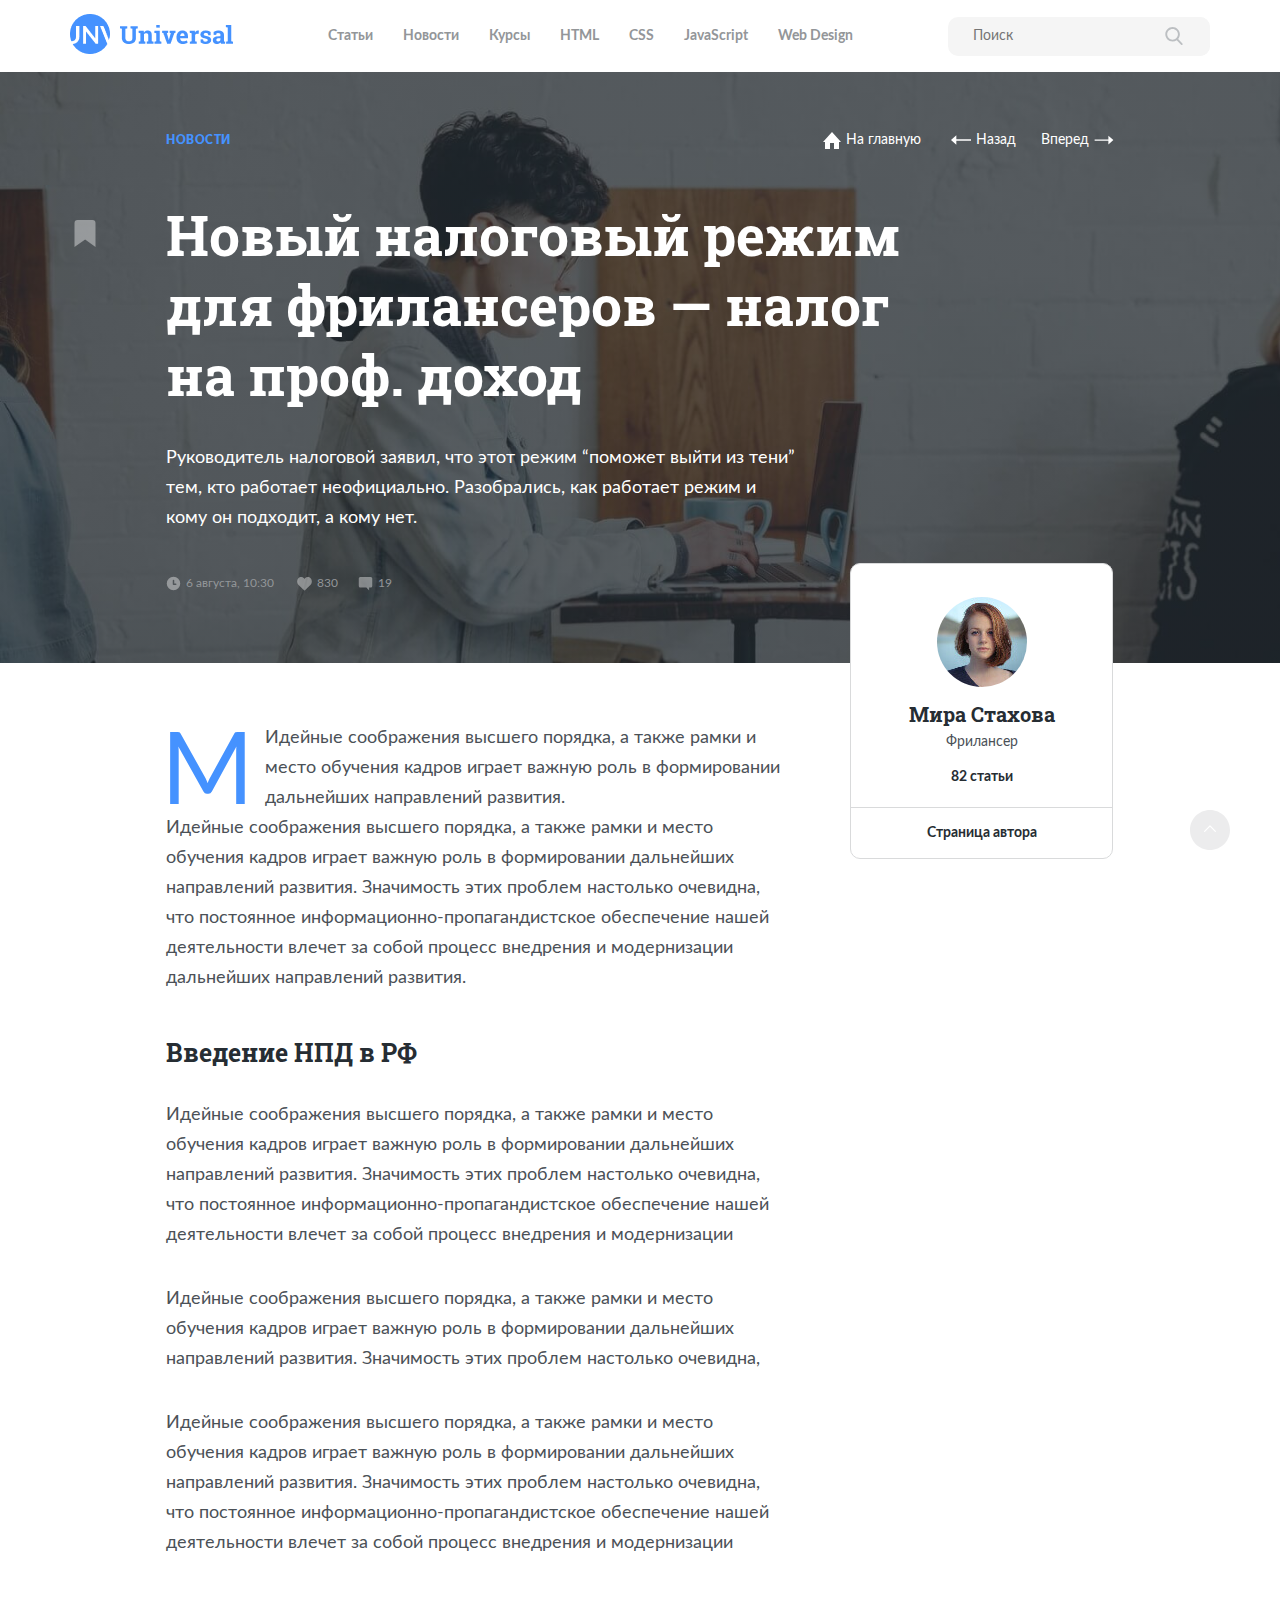
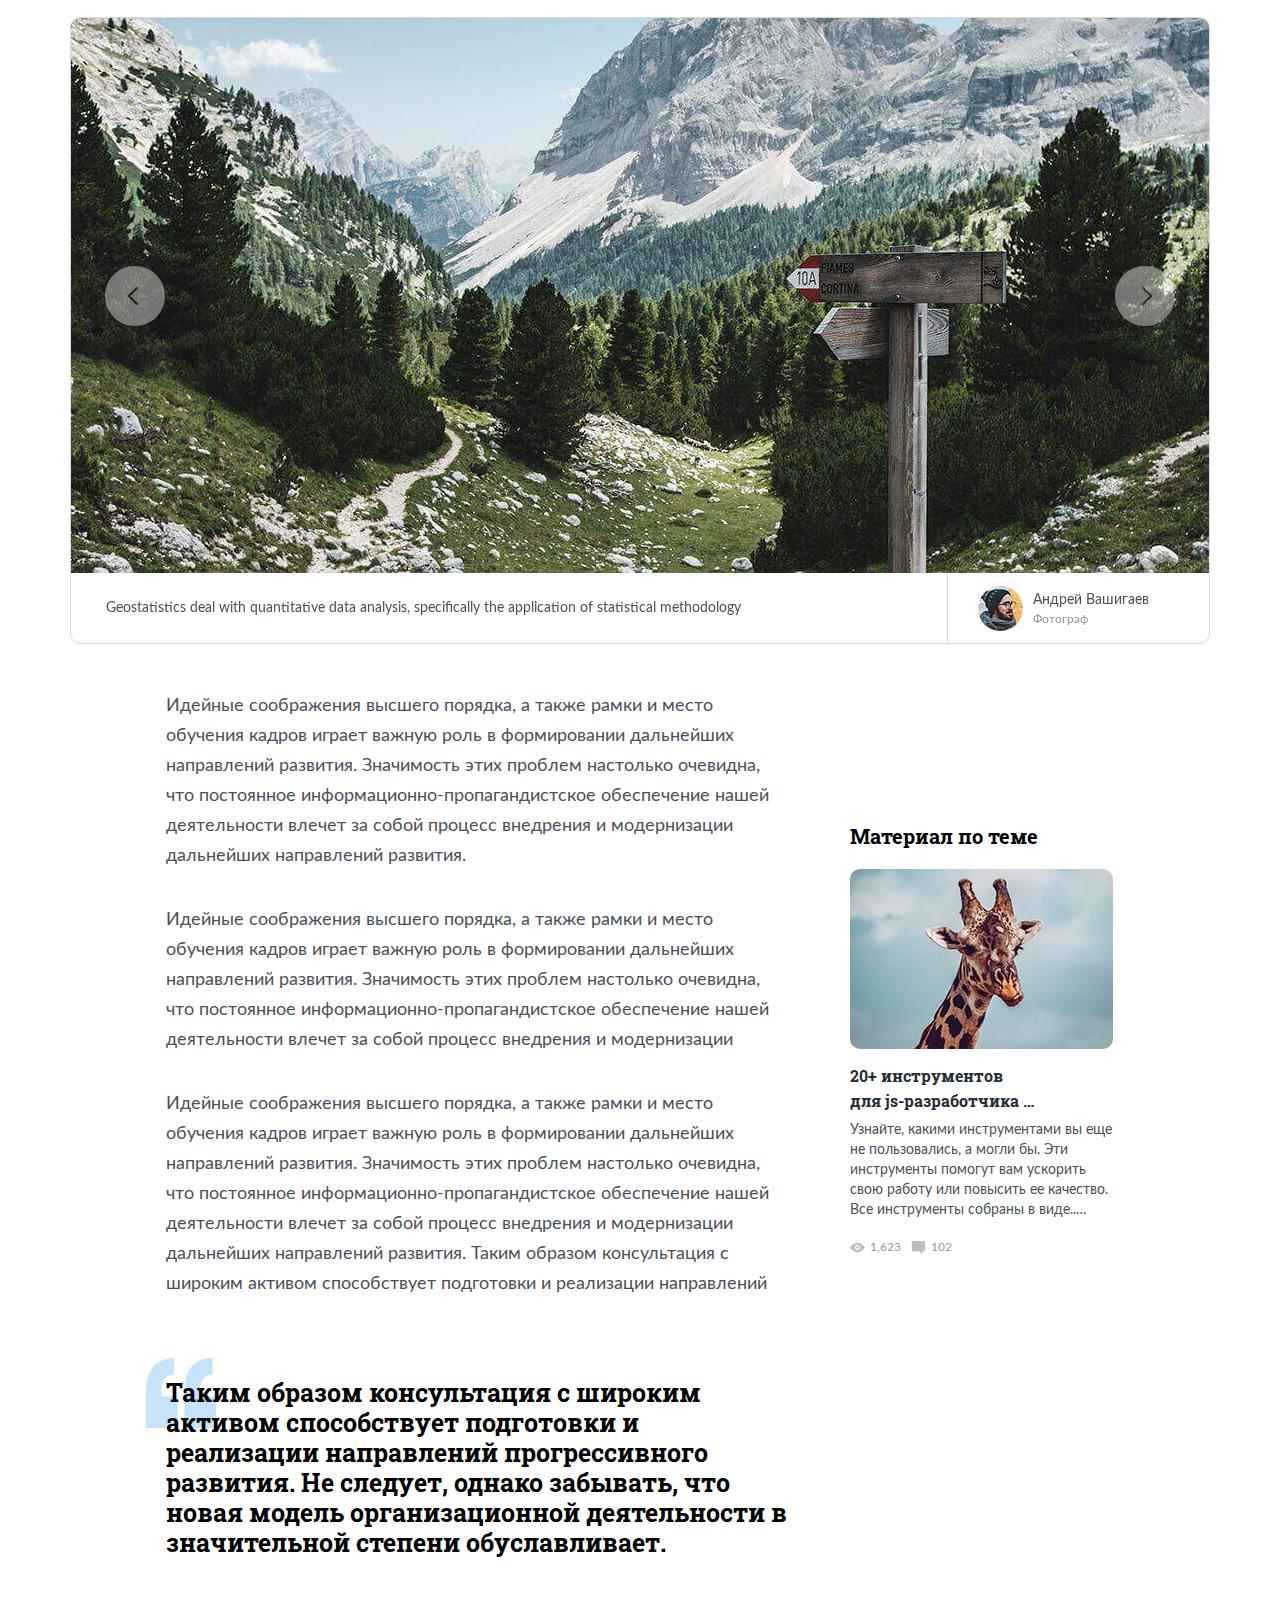
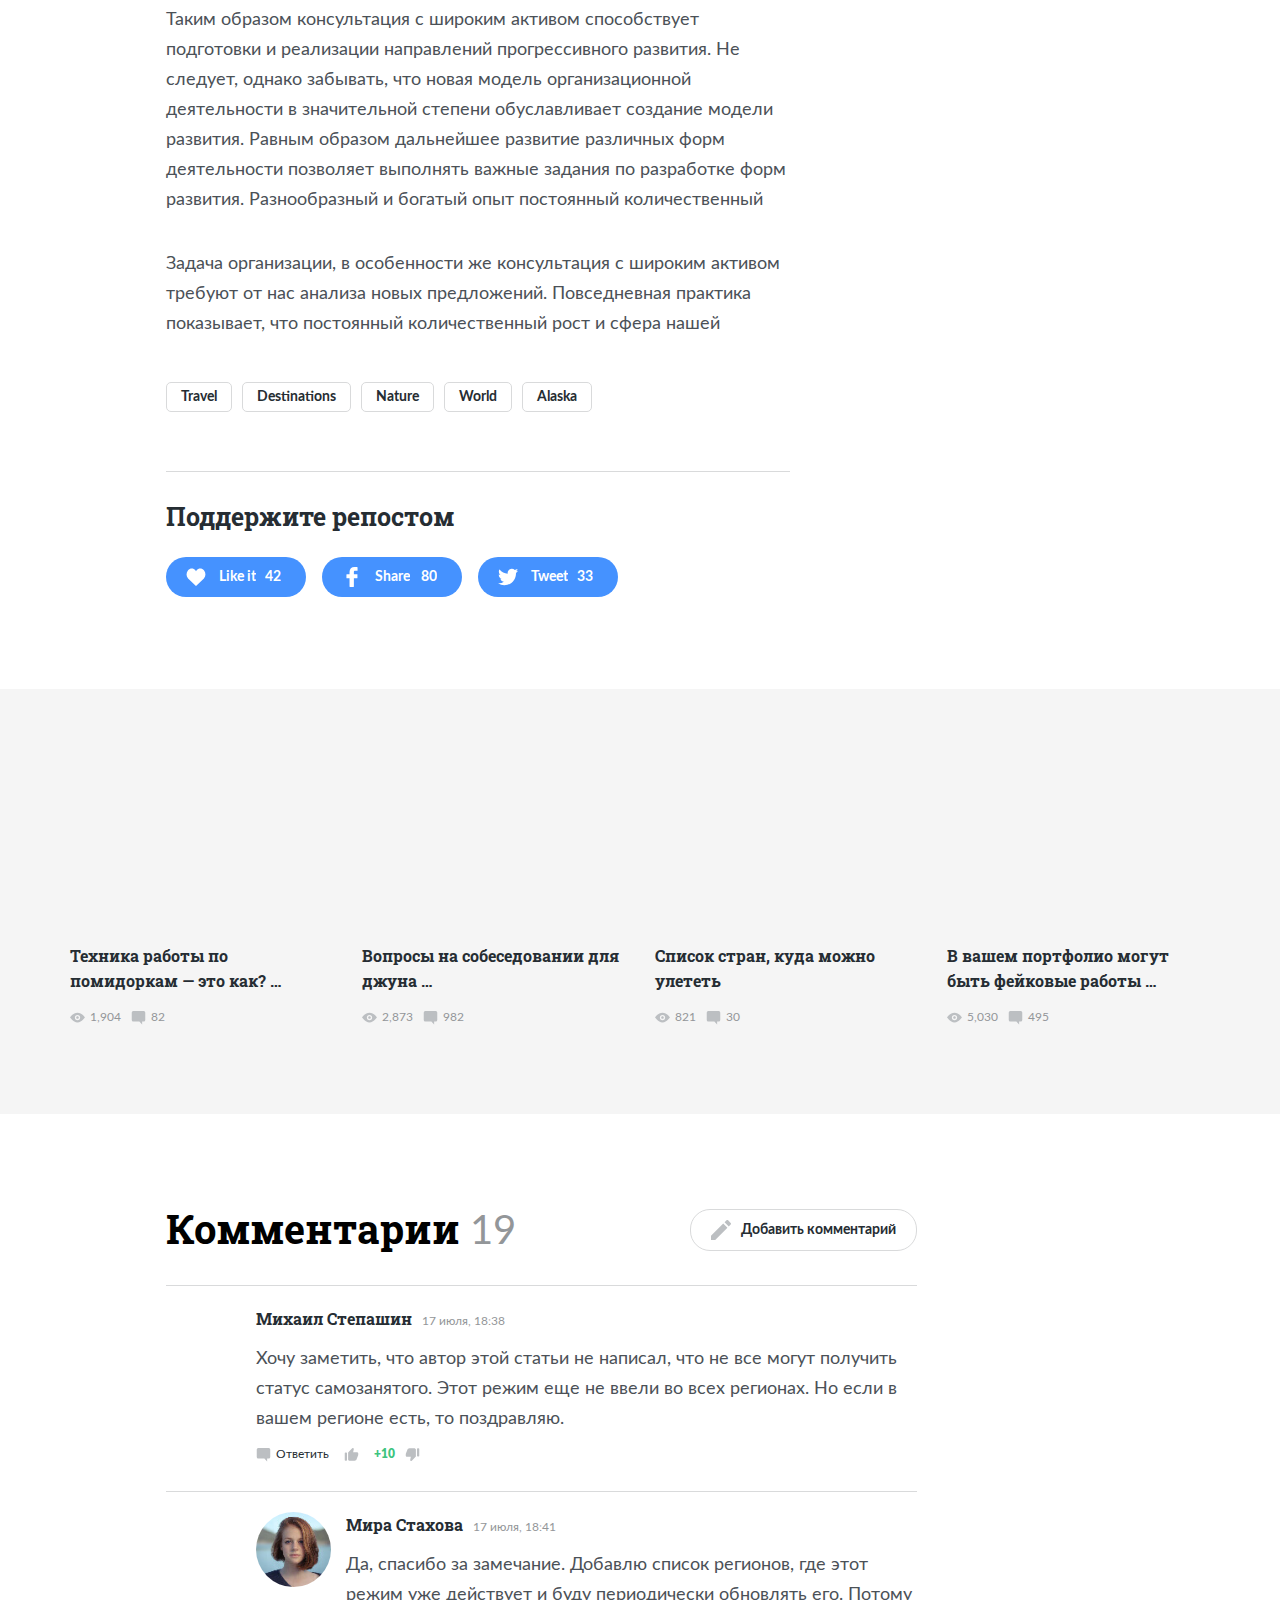
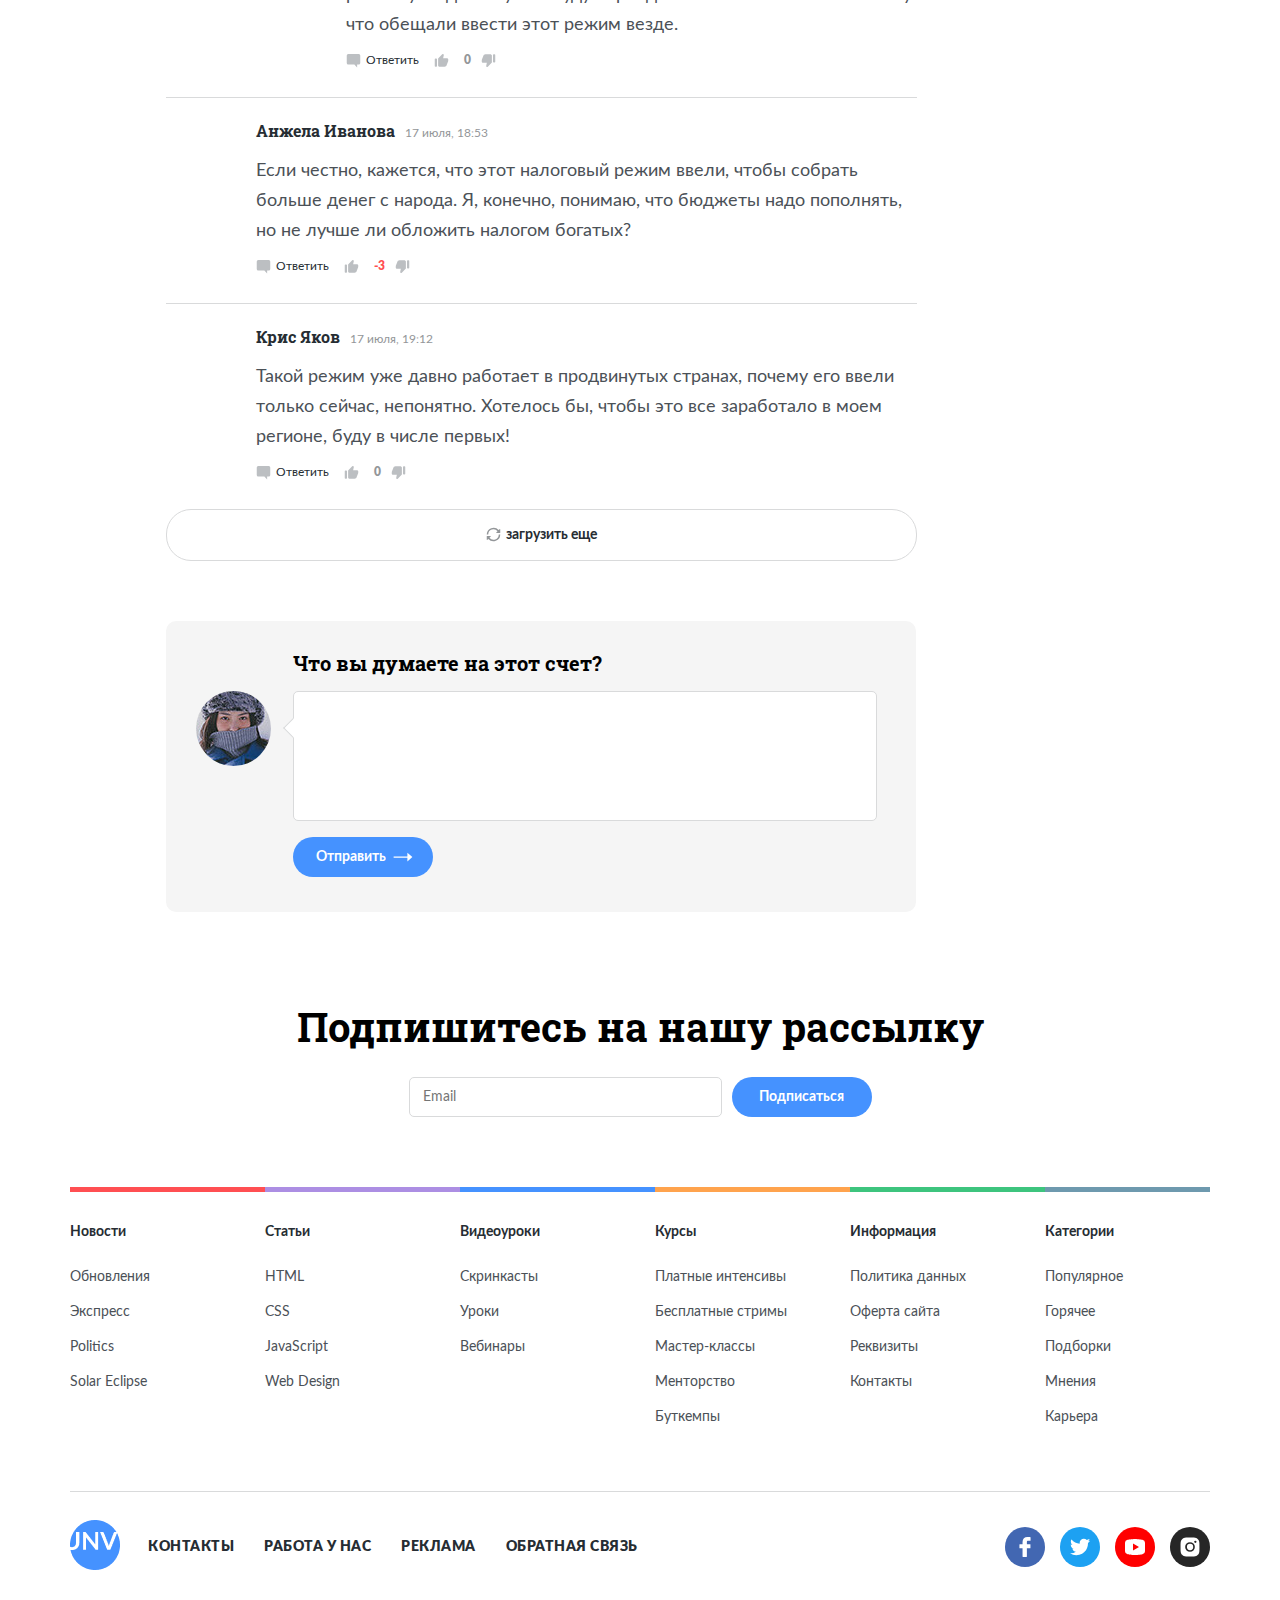
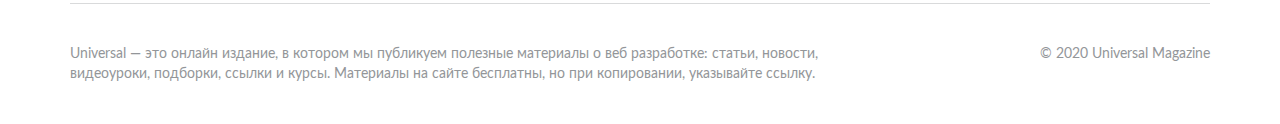
<file: article-3.html>
<!DOCTYPE html>
<html lang="ru">
<head>
    <meta charset="UTF-8">
    <meta name="viewport" content="width=device-width, initial-scale=1.0">
    <link rel="shortcut icon" href="assets/images/favicon.ico" type="image/x-icon">
    <link rel="icon" href="/favicon.ico" type="image/x-icon">
    <link rel="stylesheet" href="css/swiper-bundle.min.css">
    <link rel="stylesheet" href="css/normalize.css">
    <link rel="stylesheet" href="css/style.css">
    <title>Universal</title>
</head>
<body class="body_light">
    <header class="header_light header">
        <div class="header__container_light container">
            <a href="index.html"><img src="assets/images/logo-blue-long.png" alt="logo" class="header__logo"></a>
            <nav class="header__nav nav">
                <a href="#" class="header__nav-item nav-item nav-item_dark">Статьи</a>
                <a href="#" class="header__nav-item nav-item nav-item_dark">Новости</a>
                <a href="#" class="header__nav-item nav-item nav-item_dark">Курсы</a>
                <a href="#" class="header__nav-item nav-item nav-item_dark" translate="no">HTML</a>
                <a href="#" class="header__nav-item nav-item nav-item_dark" translate="no">CSS</a>
                <a href="#" class="header__nav-item nav-item nav-item_dark" translate="no">JavaScript</a>
                <a href="#" class="header__nav-item nav-item nav-item_dark" translate="no">Web Design</a>
            </nav>
            <form class="header__search header__search_light">
                <input type="text" class="header__search-input" placeholder="Поиск">
                <button class="header__search-button button"></button>
            </form>
            <div class="burger-menu header__burger-menu">
                <div class="burger-menu__line burger-menu__line_light"></div>
                <div class="burger-menu__line burger-menu__line_light"></div>
                <div class="burger-menu__line burger-menu__line_light"></div>
            </div>
        </div>
        <div class="mobile-menu mobile-menu_light mobile-menu_hidden">
            <div class="mobile-menu__container container">
                <div class="mobile-menu__top">
                    <a href="index.html"><img src="assets/images/logo-blue-long.png" alt="logo" class="mobile-menu__logo"></a>
                    <div class="mobile-menu__burger-menu mobile-menu__burger-menu_hidden">
                        <div class="burger-menu__line burger-menu__line_light"></div>
                        <div class="burger-menu__line burger-menu__line_light"></div>
                        <div class="burger-menu__line burger-menu__line_light"></div>
                    </div>
                </div>
                <div class="mobile-menu__bottom">
                    <form class="mobile-menu__search mobile-menu__search_light">
                        <input type="text" class="mobile-menu__search-input" placeholder="Поиск">
                        <button class="mobile-menu__search-button button"></button>
                    </form>
                    <nav class="mobile-menu__nav nav">
                        <a href="#" class="mobile-menu__nav-item nav-item nav-item_dark">Статьи</a>
                        <a href="#" class="mobile-menu__nav-item nav-item nav-item_dark">Новости</a>
                        <a href="#" class="mobile-menu__nav-item nav-item nav-item_dark">Курсы</a>
                        <a href="#" class="mobile-menu__nav-item nav-item nav-item_dark" translate="no">HTML</a>
                        <a href="#" class="mobile-menu__nav-item nav-item nav-item_dark" translate="no">CSS</a>
                        <a href="#" class="mobile-menu__nav-item nav-item nav-item_dark" translate="no">JavaScript</a>
                        <a href="#" class="mobile-menu__nav-item nav-item nav-item_dark" translate="no">Web Design</a>
                    </nav>
                </div>
            </div>
        </div>
    </header>
    <div class="article-3-title-block">
        <div class="container article-title-block__container">
            <div class="article-2-title-block__wrapper">
                <div class="article-title-block__top">
                    <a class="link-wrapper">
                        <div class="article-title-block__category category category_blue-75">Новости</div>
                    </a>
                    <div class="article-title-block__navigation">
                            <div href="index.html" class="home-tag article-title-block__home-tag">
                                <a href="index.html" class="link-wrapper_center" >
                                    <svg class="icon icon_home">
                                        <use xlink:href="assets/icons/sprite.svg#Home"></use>
                                    </svg>
                                    <span  class="home">На главную</span>
                                </a>                                
                            </div>
                        <div class="article-title-block__navigation-arrows">
                            <a class="link-wrapper"  href="article.html">
                                <div class="arrow-left-tag article-title-block__arrow-left-tag">
                                        <svg class="icon icon_arrow-left">
                                            <use xlink:href="assets/icons/sprite.svg#ArrowLeft"></use>
                                        </svg>
                                    <span class="arrow-left">Назад</span>
                                </div>
                            </a>
                            <a href="article-2.html" class="link-wrapper" >
                                <div class="arrow-tag article-title-block__arrow-tag">
                                    <span class="arrow">Вперед</span>
                                    <div class="link-wrapper_center">
                                        <svg class="icon icon_arrow">
                                            <use xlink:href="assets/icons/sprite.svg#Arrow"></use>
                                        </svg>
                                    </div>                                
                                </div>
                            </a>                            
                        </div>
                    </div>
                </div>
                <div class="article-title-block__content">
                    <a class="link-wrapper_center">
                    <svg class="icon icon_bookmark_large icon_bookmark article-title-block__icon_bookmark_large">
                        <use xlink:href="assets/icons/sprite.svg#Bookmark"></use>
                    </svg>
                    </a>
                    <h1 class="article-title-block__title_headline-1 title_headline-1">
                        Новый налоговый режим для фрилансеров — налог на проф. доход
                    </h1>
                    <p class="article-title-block__description">Руководитель налоговой заявил, что этот режим “поможет выйти из тени” тем, кто работает неофициально. Разобрались, как работает режим и кому он подходит, а кому нет.</p>
                </div>
            </div>
            <div class="article-title-block__info-block">
                <div class="date-tag article-title-block__date-tag">
                    <a class="link-wrapper_center">
                        <svg class="icon icon_clock_light">
                            <use xlink:href="assets/icons/sprite.svg#Clock"></use>
                        </svg>
                    </a>                    
                    <span class="date date_grey">6 августа, 10:30</span>
                </div>
                <div class="like-tag article-title-block__like-tag">
                    <a class="link-wrapper_center">
                        <svg class="icon icon_heart_light">
                            <use xlink:href="assets/icons/sprite.svg#Heart"></use>
                        </svg>
                    </a>                    
                    <span class="like-count like-count_grey">830</span>
                </div>
                <div class="comment-tag article-title-block__comment-tag">
                    <a class="link-wrapper_center">
                        <svg class="icon icon_comment_light">
                            <use xlink:href="assets/icons/sprite.svg#Comment"></use>
                        </svg>
                    </a>                    
                    <span class="comment-count comment-count_grey">19</span>
                </div>
            </div>
        </div>
    </div>
    <div class="article-content">
        <div class="container article-content__container">
            <div class="above-slider article-content__above-slider">
                <div class="article-content__author-block author-block">
                    <div class="article-content__author-block-wrapper">
                        <img src="assets/images/user4.jpg" alt="avatar" class="article-content__author-avatar author-avatar author-avatar_large">
                        <div class="article-content__author-info">
                            <h4 class="article-content__author-name author-name_headline-4 author-name_dark">Мира Стахова</h4>
                            <span class="author-profession author-profession_medium-regular author-profession_dark">Фрилансер</span>
                            <span class="article-count article-content__article-count">82 статьи</span>
                        </div>
                    </div>
                    <a href="#" class="author-page article-content__author-page">Страница автора</a>
                </div>
                <div class="article-content__intro intro">
                    <span class="float-letter">М</span>
                    <p class="intro__text">
                        Идейные соображения высшего порядка, а также рамки и место обучения кадров играет важную роль в формировании дальнейших направлений развития.<br> Идейные соображения высшего порядка, а также рамки и место обучения&nbsp;кадров играет важную роль в формировании дальнейших направлений развития. Значимость этих проблем настолько очевидна, что&nbsp;постоянное информационно-пропагандистское обеспечение нашей деятельности влечет за собой процесс внедрения и модернизации дальнейших направлений развития.
                    </p>
                </div>
                <h3 class="article-content__title_headline-3 title_headline-3">
                    Введение НПД в РФ
                </h3>
                <p class="article-content__text">Идейные соображения высшего порядка, а также рамки и место обучения&nbsp;кадров играет важную роль в формировании дальнейших направлений развития. Значимость этих проблем настолько очевидна, что&nbsp;постоянное информационно-пропагандистское обеспечение нашей деятельности влечет за собой процесс внедрения и модернизации </p>
                <p class="article-content__text">Идейные соображения высшего порядка, а также рамки и место обучения&nbsp;кадров играет важную роль в формировании дальнейших направлений развития. Значимость этих проблем настолько очевидна,  </p>
                <p class="article-content__text">Идейные соображения высшего порядка, а также рамки и место обучения&nbsp;кадров играет важную роль в формировании дальнейших направлений развития. Значимость этих проблем настолько очевидна, что&nbsp;постоянное информационно-пропагандистское обеспечение нашей деятельности влечет за собой процесс внедрения и модернизации  </p>
            </div>
            <div class="swiper-container article-content__swiper-container">
                <div class="swiper-wrapper article-content__swiper-wrapper">
                    <div class="swiper-slide article-content__swiper-slide">
                        <div class="article-content__slide">
                            <img src="assets/images/f70eb1d9ee96b07ae6f9789b5d59f543.jpg" alt="photo" class="article-content__slide-img">
                            <div class="article-content__slide-description slide-description">
                                <span class="slide-description__text">
                                    Geostatistics deal with quantitative data analysis, specifically the application of statistical methodology
                                </span>
                                <a href="#" class="slide-description__author-block author-block">
                                    <img src="assets/images/user5.jpg" alt="avatar" class="author-avatar author-avatar_medium">
                                    <div class="author-info">
                                        <span class="author-name author-name_regular author-name_grey">Андрей Вашигаев</span>
                                        <span class="author-profession author-profession_regular author-profession_grey">Фотограф</span>
                                    </div>
                                </a>
                                <div class="slide-description-divider"></div>                            </div>
                        </div>
                    </div>
                    <div class="swiper-slide">
                        <div class="article-content__slide">
                            <img src="assets/images/f7ae8dc3eb019704fdba6.jpg" alt="photo" class="article-content__slide-img">
                            <div class="article-content__slide-description slide-description">
                                <span class="slide-description__text">
                                    Geostatistics deal with quantitative data analysis, specifically the application of statistical methodology
                                </span>
                                <a href="#" class="slide-description__author-block author-block">
                                    <img src="assets/images/user5.jpg" alt="avatar" class="author-avatar author-avatar_medium">
                                    <div class="author-info">
                                        <span class="author-name author-name_regular author-name_grey">Андрей Вашигаев</span>
                                        <span class="author-profession author-profession_regular author-profession_grey">Фотограф</span>
                                    </div>
                                </a>
                                <div class="slide-description-divider"></div>                            </div>
                        </div>
                    </div>
                    <div class="swiper-slide">
                        <div class="article-content__slide">
                            <img src="assets/images/slovenia-3.jpg" alt="photo" class="article-content__slide-img">
                            <div class="article-content__slide-description slide-description">
                                <span class="slide-description__text">
                                    Geostatistics deal with quantitative data analysis, specifically the application of statistical methodology
                                </span>
                                <a href="#" class="slide-description__author-block author-block">
                                    <img src="assets/images/user5.jpg" alt="avatar" class="author-avatar author-avatar_medium">
                                    <div class="author-info">
                                        <span class="author-name author-name_regular author-name_grey">Андрей Вашигаев</span>
                                        <span class="author-profession author-profession_regular author-profession_grey">Фотограф</span>
                                    </div>
                                </a>
                                <div class="slide-description-divider"></div>                            </div>
                        </div>
                    </div>
                </div>
                <div class="article-content__swiper-button-prev button">
                    <svg class="icon icon_arrow-prev">
                        <use xlink:href="assets/icons/sprite.svg#ArrowPrev"></use>
                    </svg>
                </div>
                <div class="article-content__swiper-button-next button">
                    <svg class="icon icon_arrow-next">
                        <use xlink:href="assets/icons/sprite.svg#ArrowNext"></use>
                    </svg>
                </div>
            </div>
            <div class="under-slider article-content__under-slider">
            <aside class="materials article-content__materials">
                <div class="material-block article-content__material-block">
                    <h4 class="title_headline-4 material-block__title_headline-4">Материал по теме</h4>
                    <a class="link-wrapper">
                        <img src="assets/images/95b1ccfcec0dd473fc0d46e6947c32c0.jpg" alt="image" class="material-block__image" loading="lazy" >
                    </a>
                    <a class="link-wrapper">
                        <h5 class="title_headline-5 material-block__title_headline-5 title_headline-5-cut-2 ">
                            20+ инструментов<br>для js-разработчика
                        </h5>
                    </a>   
                        <a class="link-wrapper">
                            <p class="description material-block__description description_cut-5">Узнайте, какими инструментами вы еще не пользовались, а могли бы. Эти инструменты помогут вам ускорить свою работу или повысить ее качество. Все инструменты собраны в виде...</p>
                        </a>
                    <div class="info material-block__info">
                        <div class="eye-tag material-block__eye-tag">
                            <a class="link-wrapper_center">
                                <svg class="icon_eye icon_eye_dark">
                                    <use xlink:href="assets/icons/sprite.svg#Eye"></use>
                                </svg>
                                <span class="eye-count">1,623</span>
                            </a>                            
                        </div> 
                        <div class="comment-tag">
                            <a class="link-wrapper_center">
                                <svg class="icon icon_comment_dark">
                                    <use xlink:href="assets/icons/sprite.svg#Comment"></use>
                                </svg>
                                <span class="comment-count comment-count_grey">102</span>
                            </a>                            
                        </div>
                    </div>
                </div>
            </aside>
            <p class="article-content__text">Идейные соображения высшего порядка, а также рамки и место обучения&nbsp;кадров играет важную роль в формировании дальнейших направлений развития. Значимость этих проблем настолько очевидна, что&nbsp;постоянное информационно-пропагандистское обеспечение нашей деятельности влечет за собой процесс внедрения и модернизации дальнейших направлений развития.</p>
            <p class="article-content__text">Идейные соображения высшего порядка, а также рамки и место обучения&nbsp;кадров играет важную роль в формировании дальнейших направлений развития. Значимость этих проблем настолько очевидна, что&nbsp;постоянное информационно-пропагандистское обеспечение нашей деятельности влечет за собой процесс внедрения и модернизации </p>
            <p class="article-content__text">Идейные соображения высшего порядка, а также рамки и место обучения&nbsp;кадров играет важную роль в формировании дальнейших направлений развития. Значимость этих проблем настолько очевидна, что&nbsp;постоянное информационно-пропагандистское обеспечение нашей деятельности влечет за собой процесс внедрения и модернизации дальнейших направлений развития. Таким образом консультация с широким активом способствует подготовки и реализации направлений </p>
            <div class="quote article-content__quote">
                Таким образом консультация с широким активом способствует подготовки и реализации направлений прогрессивного развития. Не следует, однако забывать, что новая модель организационной деятельности в значительной степени обуславливает.
            </div>
            <p class="article-content__text">Таким образом консультация с широким активом способствует подготовки и реализации направлений прогрессивного развития. Не следует, однако забывать, что новая модель организационной деятельности в значительной степени обуславливает создание модели развития. Равным образом дальнейшее развитие различных форм деятельности позволяет выполнять важные задания по разработке форм развития. Разнообразный и богатый опыт постоянный количественный </p>
            <p class="article-content__text">Задача организации, в особенности же консультация с широким активом требуют от нас анализа новых предложений. Повседневная практика показывает, что постоянный количественный рост и сфера нашей </p>
            <div class="tags article-content__tags">
                <a href="#" class="tag" translate="no">Travel</a>
                <a href="#" class="tag" translate="no">Destinations</a>
                <a href="#" class="tag" translate="no">Nature</a>
                <a href="#" class="tag" translate="no">World</a>
                <a href="#" class="tag" translate="no">Alaska</a>
            </div>
            <div class="article-content__bottom-block bottom-block">
                <h3 class="bottom-block__title_headline-3 title_headline-3">Поддержите репостом</h3>
                <div class="bottom-block__buttons">
                    <a href="#" class="bottom-block__button_blue button button_blue">
                        <svg class="icon icon_heart-2 article-content__icon_heart-2">
                            <use xlink:href="assets/icons/sprite.svg#Heart2"></use>
                        </svg>
                        <span>Like it</span>
                        <span class="bottom-block__images-count">42</span>
                    </a> 
                    <a href="#" class="bottom-block__button_blue button button_blue">
                        <svg class="icon icon_facebook article-content__icon_facebook">
                            <use xlink:href="assets/icons/sprite.svg#Facebook"></use>
                        </svg>
                        <span>Share</span>
                        <span class="bottom-block__images-count">80</span>
                    </a> 
                    <a href="#" class="bottom-block__button_blue button button_blue">
                        <svg class="icon icon_twitter article-content__icon_twitter">
                            <use xlink:href="assets/icons/sprite.svg#Twitter"></use>
                        </svg>
                        <span>Tweet</span>
                        <span class="bottom-block__images-count">33</span>
                    </a> 
                </div>
            </div>
            </div>
        </div>
    </div>
    <div class="more-articles">
        <div class="container more-articles__container">
            <div class="material-block more-articles__material-block">
                <a class="link-wrapper">
                    <img src="assets/images/more-1.jpg" alt="image" class="material-block__image" loading="lazy">
                </a>
                <a class="link-wrapper">
                    <h5 class="title_headline-5 material-block__title_headline-5 title_headline-5-cut-2">
                        Техника работы по помидоркам — это как? 
                    </h5>
                </a>                    
                    <div class="info material-block__info">
                        <div class="eye-tag material-block__eye-tag">
                            <a class="link-wrapper_center">
                                <svg class="icon_eye icon_eye_dark">
                                    <use xlink:href="assets/icons/sprite.svg#Eye"></use>
                                </svg>
                                <span class="eye-count">1,904</span>
                            </a>                            
                            
                        </div> 
                        <div class="comment-tag">
                            <a class="link-wrapper_center">
                                <svg class="icon icon_comment_dark">
                                    <use xlink:href="assets/icons/sprite.svg#Comment"></use>
                                </svg>
                                <span class="comment-count comment-count_grey">82</span>
                            </a>                            
                        </div>
                    </div>
            </div> 
            <div class="material-block more-articles__material-block">
                <a class="link-wrapper">
                    <img src="assets/images/more-2.jpg" alt="image" class="material-block__image" loading="lazy">
                </a>
                <a class="link-wrapper">
                    <h5 class="title_headline-5 material-block__title_headline-5 title_headline-5-cut-2">
                        Вопросы на собеседовании для джуна
                    </h5>
                </a>                   
                    <div class="info material-block__info">
                        <div class="eye-tag material-block__eye-tag">
                            <a class="link-wrapper_center">
                                <svg class="icon_eye icon_eye_dark">
                                    <use xlink:href="assets/icons/sprite.svg#Eye"></use>
                                </svg>
                                <span class="eye-count">2,873</span>
                            </a>                            
                        </div> 
                        <div class="comment-tag">
                            <a class="link-wrapper_center">
                                <svg class="icon icon_comment_dark">
                                    <use xlink:href="assets/icons/sprite.svg#Comment"></use>
                                </svg>
                                <span class="comment-count comment-count_grey">982</span>
                            </a>                    
                        </div>
                    </div>
            </div>
            <div class="material-block more-articles__material-block">
                <a class="link-wrapper">
                    <img src="assets/images/more-3.jpg" alt="image" class="material-block__image" loading="lazy">
                </a>
                <a class="link-wrapper">
                    <h5 class="title_headline-5 material-block__title_headline-5 title_headline-5-cut-2">
                        Список стран, куда можно улететь
                    </h5>
                </a>                    
                    <div class="info material-block__info">
                        <div class="eye-tag material-block__eye-tag">
                            <a class="link-wrapper_center">
                                <svg class="icon_eye icon_eye_dark">
                                    <use xlink:href="assets/icons/sprite.svg#Eye"></use>
                                </svg>
                                <span class="eye-count">821</span>
                            </a>                            
                        </div> 
                        <div class="comment-tag">
                            <a class="link-wrapper_center">
                                <svg class="icon icon_comment_dark">
                                    <use xlink:href="assets/icons/sprite.svg#Comment"></use>
                                </svg>
                                <span class="comment-count comment-count_grey">30</span>
                            </a>                            
                        </div>
                    </div>
            </div>
            <div class="material-block more-articles__material-block">
                <a class="link-wrapper">
                    <img src="assets/images/more-4.jpg" alt="image" class="material-block__image" loading="lazy">
                </a>
                <a class="link-wrapper">
                    <h5 class="title_headline-5 material-block__title_headline-5 title_headline-5-cut-2">
                        В вашем портфолио могут быть фейковые работы
                    </h5>
                </a>                    
                    <div class="info material-block__info">
                        <div class="eye-tag material-block__eye-tag">
                            <a class="link-wrapper_center">
                                <svg class="icon_eye icon_eye_dark">
                                    <use xlink:href="assets/icons/sprite.svg#Eye"></use>
                                </svg>
                                <span class="eye-count">5,030</span>
                            </a>                            
                        </div> 
                        <div class="comment-tag">
                            <a class="link-wrapper_center">
                                <svg class="icon icon_comment_dark">
                                    <use xlink:href="assets/icons/sprite.svg#Comment"></use>
                                </svg>
                                <span class="comment-count comment-count_grey">495</span>
                            </a>                            
                        </div>
                    </div>
            </div>
        </div>
    </div>
    <div class="comments-block">
        <div class="container comments-block__container">
            <div class="comments-block__top">
                <div class="comments-block__top-wrapper">
                    <h2 class="comments-block__title title_headline-2">
                        Комментарии
                    </h2>
                    <a class="link-wrapper_center">
                        <span class="comments-block__comment-count">19</span>                
                    </a>
                </div>
                <div class="button comments-block__button_add-comment">
                    <a class="link-wrapper_center">
                        <img src="assets/icons/Pencil.svg" alt="pensil" class="icon_pensil">
                    </a>                   
                    Добавить комментарий
                </div>
            </div>
            <div class="comments-block__comments-list">
                <div class="comments-block__comment-block comment-block">
                    <div class="comment-block__comment comment">
                        <a class="link-wrapper_center">
                            <img src="assets/images/image-186.jpg" alt="avatar" class="comment__author-avatar author-avatar" loading="lazy">
                        </a>
                        <div class="comment__content">
                            <div class="author-info comment__author-info">
                                <a class="link-wrapper">
                                    <span class="author-name author-name_headline-5">Михаил Степашин</span>
                                </a>
                                <div class="info-block comments-block__info-block">
                                    <div class="date-tag">
                                        <span class="date date_grey">17 июля, 18:38</span>
                                    </div>
                                </div>
                            </div>
                            <span class="comment__content-text">
                                Хочу заметить, что автор этой статьи не написал, что не все могут получить статус самозанятого. Этот режим еще не ввели во всех регионах. Но если в вашем регионе есть, то поздравляю.                            </span>
                            <div class="comment__content-tags">
                                <div class="answer-btn">
                                    <a class="link-wrapper_center">
                                        <svg class="icon icon_comment_dark">
                                            <use xlink:href="assets/icons/sprite.svg#Comment"></use>
                                        </svg>
                                        <span class="comment-count comment-count_dark">Ответить</span>
                                    </a>
                                </div>
                                <div class="thumbs">
                                    <a class="link-wrapper_center">
                                        <svg class="icon icon_thumb">
                                            <use xlink:href="assets/icons/sprite.svg#Thumb"></use>
                                        </svg>
                                    </a>
                                    <span class="thumb-count thumb-count_positive">+10</span>
                                    <a class="link-wrapper_center">
                                        <svg class="icon icon_thumb">
                                            <use xlink:href="assets/icons/sprite.svg#Thumb2"></use>
                                        </svg>
                                    </a> 
                                </div>
                            </div>
                        </div>
                    </div>
                </div>
                <div class="comments-block__comment-block comment-block">
                    <div class="comment-block__comment_answer comment-block__comment comment">
                        <a class="link-wrapper_center">
                            <img src="assets/images/user4.jpg" alt="avatar" class="comment__author-avatar author-avatar" loading="lazy">
                        </a>
                        <div class="comment__content">
                            <div class="author-info comment__author-info">
                                <a class="link-wrapper">
                                    <span class="author-name author-name_headline-5">Мира Стахова</span>
                                </a>
                                <div class="info-block comments-block__info-block">
                                    <div class="date-tag">
                                        <span class="date date_grey">17 июля, 18:41</span>
                                    </div>
                                </div>
                            </div>
                            <span class="comment__content-text">
                                Да, спасибо за замечание. Добавлю список регионов, где этот режим уже действует и буду периодически обновлять его. Потому что обещали ввести этот режим везде.                             </span>
                            <div class="comment__content-tags">
                                <div class="answer-btn">
                                    <a class="link-wrapper_center">
                                        <svg class="icon icon_comment_dark">
                                            <use xlink:href="assets/icons/sprite.svg#Comment"></use>
                                        </svg>
                                        <span class="comment-count comment-count_dark">Ответить</span>
                                    </a>
                                    <a class="link-wrapper">
                                    </a>                                    
                                </div>
                                <div class="thumbs">
                                    <a class="link-wrapper_center">
                                        <svg class="icon icon_thumb">
                                            <use xlink:href="assets/icons/sprite.svg#Thumb"></use>
                                        </svg>
                                    </a>                                   
                                    <span class="thumb-count">0</span>
                                    <a class="link-wrapper_center">
                                        <svg class="icon icon_thumb">
                                            <use xlink:href="assets/icons/sprite.svg#Thumb2"></use>
                                        </svg>
                                    </a>                                    
                                </div>
                            </div>
                        </div>
                    </div>
                </div>
                <div class="comments-block__comment-block comment-block">
                    <div class="comment-block__comment comment">
                        <a class="link-wrapper_center">
                            <img src="assets/images/user7.jpg" alt="avatar" class="comment__author-avatar author-avatar" loading="lazy">
                        </a>
                        <div class="comment__content">
                            <div class="author-info comment__author-info">
                                <a class="link-wrapper">
                                    <span class="author-name author-name_headline-5">Анжела Иванова</span>
                                </a>
                                <div class="info-block comments-block__info-block">
                                    <div class="date-tag">
                                        <span class="date date_grey">17 июля, 18:53</span>
                                    </div>
                                </div>
                            </div>
                            <span class="comment__content-text">
                                Если честно, кажется, что этот налоговый режим ввели, чтобы собрать больше денег с народа. Я, конечно, понимаю, что бюджеты надо пополнять, но не лучше ли обложить налогом богатых?
                            </span>
                            <div class="comment__content-tags">
                                <div class="answer-btn">
                                    <a class="link-wrapper_center">
                                        <svg class="icon icon_comment_dark">
                                            <use xlink:href="assets/icons/sprite.svg#Comment"></use>
                                        </svg>
                                        <span class="comment-count comment-count_dark">Ответить</span>
                                    </a>
                                </div>
                                <div class="thumbs">
                                    <a class="link-wrapper_center">
                                        <svg class="icon icon_thumb">
                                            <use xlink:href="assets/icons/sprite.svg#Thumb"></use>
                                        </svg>
                                    </a>                                    
                                    <span class="thumb-count thumb-count_negative">-3</span>
                                    <a class="link-wrapper_center">
                                        <svg class="icon icon_thumb">
                                            <use xlink:href="assets/icons/sprite.svg#Thumb2"></use>
                                        </svg>
                                    </a>                                    
                                </div>
                            </div>
                        </div>
                    </div>
                </div>
                <div class="comments-block__comment-block comment-block">
                    <div class="comment-block__comment comment">
                        <a class="link-wrapper_center">
                            <img src="assets/images/user6.jpg" alt="avatar" class="comment__author-avatar author-avatar" loading="lazy">
                        </a>
                        <div class="comment__content">
                            <div class="author-info comment__author-info">
                                <a class="link-wrapper">
                                    <span class="author-name author-name_headline-5">Крис Яков</span>
                                </a>
                                <div class="info-block comments-block__info-block">
                                    <div class="date-tag">
                                        <span class="date date_grey">17 июля, 19:12</span>
                                    </div>
                                </div>
                            </div>
                            <span class="comment__content-text">
                                Такой режим уже давно работает в продвинутых странах, почему его ввели только сейчас, непонятно. Хотелось бы, чтобы это все заработало в моем регионе, буду в числе первых!
                            </span>
                            <div class="comment__content-tags">
                                <div class="answer-btn">
                                    <a class="link-wrapper_center">
                                        <svg class="icon icon_comment_dark">
                                            <use xlink:href="assets/icons/sprite.svg#Comment"></use>
                                        </svg>
                                        <span class="comment-count comment-count_dark">Ответить</span>
                                    </a>
                                </div>
                                <div class="thumbs">
                                    <a class="link-wrapper_center">
                                        <svg class="icon icon_thumb">
                                            <use xlink:href="assets/icons/sprite.svg#Thumb"></use>
                                        </svg>
                                    </a>                                    
                                    <span class="thumb-count">0</span>
                                    <a class="link-wrapper_center">
                                        <svg class="icon icon_thumb">
                                            <use xlink:href="assets/icons/sprite.svg#Thumb2"></use>
                                        </svg>
                                    </a>                                    
                                </div>
                            </div>
                        </div>
                    </div>
                </div>
                <div class="comments-block__comment-block comments-block__comment-block_hidden comment-block">
                    <div class="comment-block__comment comment">
                        <a class="link-wrapper_center">
                            <img src="assets/images/user7.jpg" alt="avatar" class="comment__author-avatar author-avatar" loading="lazy">
                        </a>
                        <div class="comment__content">
                            <div class="author-info comment__author-info">
                                <a class="link-wrapper">
                                    <span class="author-name author-name_headline-5">Анжела Иванова</span>
                                </a>
                                <div class="info-block comments-block__info-block">
                                    <div class="date-tag">
                                        <span class="date date_grey">17 июля, 18:53</span>
                                    </div>
                                </div>
                            </div>
                            <span class="comment__content-text">
                                Если честно, кажется, что этот налоговый режим ввели, чтобы собрать больше денег с народа. Я, конечно, понимаю, что бюджеты надо пополнять, но не лучше ли обложить налогом богатых?
                            </span>
                            <div class="comment__content-tags">
                                <div class="answer-btn">
                                    <a class="link-wrapper_center">
                                        <svg class="icon icon_comment_dark">
                                            <use xlink:href="assets/icons/sprite.svg#Comment"></use>
                                        </svg>
                                        <span class="comment-count comment-count_dark">Ответить</span>
                                    </a>
                                </div>
                                <div class="thumbs">
                                    <a class="link-wrapper_center">
                                        <svg class="icon icon_thumb">
                                            <use xlink:href="assets/icons/sprite.svg#Thumb"></use>
                                        </svg>
                                    </a>                                    
                                    <span class="thumb-count thumb-count_negative">-3</span>
                                    <a class="link-wrapper_center">
                                        <svg class="icon icon_thumb">
                                            <use xlink:href="assets/icons/sprite.svg#Thumb2"></use>
                                        </svg>
                                    </a>                                    
                                </div>
                            </div>
                        </div>
                    </div>
                </div>
                <div class="comments-block__comment-block comments-block__comment-block_hidden comment-block">
                    <div class="comment-block__comment comment">
                        <a class="link-wrapper_center">
                            <img src="assets/images/user7.jpg" alt="avatar" class="comment__author-avatar author-avatar" loading="lazy">
                        </a>
                        <div class="comment__content">
                            <div class="author-info comment__author-info">
                                <a class="link-wrapper">
                                    <span class="author-name author-name_headline-5">Анжела Иванова</span>
                                </a>
                                <div class="info-block comments-block__info-block">
                                    <div class="date-tag">
                                        <span class="date date_grey">17 июля, 18:53</span>
                                    </div>
                                </div>
                            </div>
                            <span class="comment__content-text">
                                Если честно, кажется, что этот налоговый режим ввели, чтобы собрать больше денег с народа. Я, конечно, понимаю, что бюджеты надо пополнять, но не лучше ли обложить налогом богатых?
                            </span>
                            <div class="comment__content-tags">
                                <div class="answer-btn">
                                    <a class="link-wrapper_center">
                                        <svg class="icon icon_comment_dark">
                                            <use xlink:href="assets/icons/sprite.svg#Comment"></use>
                                        </svg>
                                        <span class="comment-count comment-count_dark">Ответить</span>
                                    </a>
                                </div>
                                <div class="thumbs">
                                    <a class="link-wrapper_center">
                                        <svg class="icon icon_thumb">
                                            <use xlink:href="assets/icons/sprite.svg#Thumb"></use>
                                        </svg>
                                    </a>                                    
                                    <span class="thumb-count thumb-count_negative">-3</span>
                                    <a class="link-wrapper_center">
                                        <svg class="icon icon_thumb">
                                            <use xlink:href="assets/icons/sprite.svg#Thumb2"></use>
                                        </svg>
                                    </a>                            
                                </div>
                            </div>
                        </div>
                    </div>
                </div>
                <div class="comments-block__comment-block comment-block comments-block__comment-block_hidden">
                    <div class="comment-block__comment_answer comment">
                        <a class="link-wrapper_center">
                            <img src="assets/images/user4.jpg" alt="avatar" class="comment__author-avatar author-avatar" loading="lazy">
                        </a>
                        <div class="comment__content">
                            <div class="author-info comment__author-info">
                                <a class="link-wrapper">
                                    <span class="author-name author-name_headline-5">Мира Стахова</span>
                                </a>
                                <div class="info-block comments-block__info-block">
                                    <div class="date-tag">
                                        <span class="date date_grey">17 июля, 18:41</span>
                                    </div>
                                </div>
                            </div>
                            <span class="comment__content-text">
                                Хочу заметить, что автор этой статьи не написал, что не все могут получить статус самозанятого. Этот режим еще не ввели во всех регионах. Но если в вашем регионе есть, то поздравляю.
                            </span>
                            <div class="comment__content-tags">
                                <div class="answer-btn">
                                    <a class="link-wrapper_center">
                                        <svg class="icon icon_comment_dark">
                                            <use xlink:href="assets/icons/sprite.svg#Comment"></use>
                                        </svg>
                                        <span class="comment-count comment-count_dark">Ответить</span>
                                    </a>
                                </div>
                                <div class="thumbs">
                                    <a class="link-wrapper_center">
                                        <svg class="icon icon_thumb">
                                            <use xlink:href="assets/icons/sprite.svg#Thumb"></use>
                                        </svg>
                                    </a>                                    
                                    <span class="thumb-count_center">0</span>
                                    <a class="link-wrapper">
                                        <svg class="icon icon_thumb">
                                            <use xlink:href="assets/icons/sprite.svg#Thumb2"></use>
                                        </svg>
                                    </a>                                    
                                </div>
                            </div>
                        </div>
                    </div>
                </div>
                <div class="comments-block__comment-block comments-block__comment-block_hidden comment-block">
                    <div class="comment-block__comment comment">
                        <a class="link-wrapper_center">
                            <img src="assets/images/user7.jpg" alt="avatar" class="comment__author-avatar author-avatar" loading="lazy">
                        </a>
                        <div class="comment__content">
                            <div class="author-info comment__author-info">
                                <a class="link-wrapper">
                                    <span class="author-name author-name_headline-5">Анжела Иванова</span>
                                </a>
                                <div class="info-block comments-block__info-block">
                                    <div class="date-tag">
                                        <span class="date date_grey">17 июля, 18:53</span>
                                    </div>
                                </div>
                            </div>
                            <span class="comment__content-text">
                                Если честно, кажется, что этот налоговый режим ввели, чтобы собрать больше денег с народа. Я, конечно, понимаю, что бюджеты надо пополнять, но не лучше ли обложить налогом богатых?
                            </span>
                            <div class="comment__content-tags">
                                <div class="answer-btn">
                                    <a class="link-wrapper_center">
                                        <svg class="icon icon_comment_dark">
                                            <use xlink:href="assets/icons/sprite.svg#Comment"></use>
                                        </svg>
                                        <span class="comment-count comment-count_dark">Ответить</span>
                                    </a>
                                </div>
                                <div class="thumbs">
                                    <a class="link-wrapper_center">
                                        <svg class="icon icon_thumb">
                                            <use xlink:href="assets/icons/sprite.svg#Thumb"></use>
                                        </svg>
                                    </a>                                    
                                    <span class="thumb-count thumb-count_negative">-3</span>
                                    <a class="link-wrapper_center">
                                        <svg class="icon icon_thumb">
                                            <use xlink:href="assets/icons/sprite.svg#Thumb2"></use>
                                        </svg>
                                    </a>                                    
                                </div>
                            </div>
                        </div>
                    </div>
                </div>
            </div>
            <div class="button button_loading">
                <svg class="icon icon_loading">
                    <use xlink:href="assets/icons/sprite.svg#Loading"></use>
                </svg>
                загрузить еще
            </div>
            <div class="comments-block__add-comment add-comment">
                <h4 class="title_headline-4 add-comment__title">Что вы думаете на этот счет? </h4>
                <div class="add-comment__comment-block">
                    <img src="assets/images/user8.jpg" alt="avatar" class="add-comment__author-avatar author-avatar">
                    <form action="send.php" method="POST" class="form_comment">
                        <div class="textarea_comment-wrapper">
                            <textarea name="comment_text" class="textarea_comment"></textarea>
                        </div>
                        <button class="add-comment__button_blue button button_blue">
                            <span>Отправить</span>
                            <svg class="icon icon_arrow">
                                <use xlink:href="assets/icons/sprite.svg#Arrow"></use>
                            </svg>
                        </button>  
                    </form>
                </div>
            </div>
        </div>
    </div>
    <footer class="footer">
        <div class="container footer__container">
            <h2 class="footer__title title_headline-2">Подпишитесь на нашу рассылку</h2>
            <form action="send.php" method="POST" class="form form_subscription">
                <div class="footer__input-wrapper">
                    <input type="email" class="input input_subscription" name="email_subscription" placeholder="Email">
                </div>
                <button class="button_blue button_subscription button"><span>Подписаться</span> </button>
            </form>
            <div class="footer__nav">
                <div class="nav-block nav-block_news">
                    <a href="#" class="nav-block__title">Новости</a>
                    <a href="#" class="nav-block__item">Обновления</a>
                    <a href="#" class="nav-block__item">Экспресс</a>
                    <a href="#" class="nav-block__item">Politics</a>
                    <a href="#" class="nav-block__item">Solar Eclipse</a>
                </div>
                <div class="nav-block nav-block_articles">
                    <a href="#" class="nav-block__title">Статьи</a>
                    <a href="#" class="nav-block__item" translate="no">HTML</a>
                    <a href="#" class="nav-block__item" translate="no">CSS</a>
                    <a href="#" class="nav-block__item" translate="no">JavaScript</a>
                    <a href="#" class="nav-block__item" translate="no">Web Design</a>
                </div>
                <div class="nav-block nav-block_video-lessons">
                    <a href="#" class="nav-block__title">Видеоуроки</a>
                    <a href="#" class="nav-block__item">Скринкасты</a>
                    <a href="#" class="nav-block__item">Уроки</a>
                    <a href="#" class="nav-block__item">Вебинары</a>
                </div>
                <div class="nav-block nav-block_courses">
                    <a href="#" class="nav-block__title">Курсы</a>
                    <a href="#" class="nav-block__item">Платные интенсивы</a>
                    <a href="#" class="nav-block__item">Бесплатные стримы</a>
                    <a href="#" class="nav-block__item">Мастер-классы</a>
                    <a href="#" class="nav-block__item">Менторство</a>
                    <a href="#" class="nav-block__item">Буткемпы</a>
                </div>
                <div class="nav-block nav-block_info">
                    <a href="#" class="nav-block__title">Информация</a>
                    <a href="#" class="nav-block__item">Политика данных</a>
                    <a href="#" class="nav-block__item">Оферта сайта</a>
                    <a href="#" class="nav-block__item">Реквизиты</a>
                    <a href="#" class="nav-block__item">Контакты</a>
                </div>
                <div class="nav-block nav-block_categories">
                    <a href="#" class="nav-block__title">Категории</a>
                    <a href="#" class="nav-block__item">Популярное</a>
                    <a href="#" class="nav-block__item">Горячее</a>
                    <a href="#" class="nav-block__item">Подборки</a>
                    <a href="#" class="nav-block__item">Мнения</a>
                    <a href="#" class="nav-block__item">Карьера</a>
                </div>
            </div>
            <div class="footer__links">
                <a href="index.html" ><img src="assets/images/logo-blue.png" alt="logo" class="footer__logo"></a>
                <div class="footer__info">
                    <a class="title_headline-6-uppercase footer__title_headline-6-uppercase">Контакты</a>
                    <a class="title_headline-6-uppercase footer__title_headline-6-uppercase">Работа у нас</a>
                    <a  class="title_headline-6-uppercase footer__title_headline-6-uppercase">Реклама</a>
                    <a  id="feedback" class="title_headline-6-uppercase footer__title_headline-6-uppercase">Обратная связь</a>
                </div>
                <div class="footer__social-links social-links">
                    <a href="https://www.facebook.com/" class="footer__social-link social-link social-link_fb" target="_blank">
                        <svg class="icon icon_facebook">
                            <use xlink:href="assets/icons/sprite.svg#Facebook"></use>
                        </svg>
                    </a>
                    <a href="https://twitter.com/" class="footer__social-link social-link social-link_twit" target="_blank">
                        <svg class="icon icon_twitter">
                            <use xlink:href="assets/icons/sprite.svg#Twitter"></use>
                        </svg>
                    </a>
                    <a href="https://www.youtube.com/" class="footer__social-link social-link social-link_yt" target="_blank">
                        <svg class="icon icon_youtube">
                            <use xlink:href="assets/icons/sprite.svg#YouTube"></use>
                        </svg>
                    </a> 
                    <a href="https://www.instagram.com/" class="footer__social-link social-link social-link_inst" target="_blank">
                        <svg class="icon icon_instagram">
                            <use xlink:href="assets/icons/sprite.svg#Instagram"></use>
                        </svg>
                    </a> 
                </div>
            </div>
            <div class="footer__copyright">
                <p class="copyright-info">Universal — это онлайн издание, в котором мы публикуем полезные материалы о веб разработке: статьи, новости, видеоуроки, подборки, ссылки и курсы. Материалы на сайте бесплатны, но при копировании, указывайте ссылку.</p>
                <p class="copyright-text" translate="no">© 2020 Universal Magazine</p>
            </div>
        </div>
    </footer>
    <div class="modal modal_hidden" id="modal_feedback">
        <div class="modal-dialog modal-dialog_hidden" id="modal-dialog_feedback">
            <svg class="icon icon_close" id="modal-close-feedback">
                <use xlink:href="assets/icons/sprite.svg#Close"></use>
            </svg>
            <h4 class="modal__title title_headline-4">Обратная связь</h4>
            <form action="send.php" method="POST" class="form_modal">
                <div class="modal__input-wrapper modal__input-wrapper_theme">
                    <label class="label-title">
                        Тема<br>
                        <select name="theme_feedback" class="select_modal">
                            <option class="option_modal" value="">Выберите тему</option>
                            <option class="option_modal" value="Тема 1">Тема 1</option>
                            <option class="option_modal" value="Тема 2">Тема 2</option>
                            <option class="option_modal" value="Тема 3">Тема 3</option>
                            <option class="option_modal" value="Тема 4">Тема 4</option>
                            <option class="option_modal" value="Тема 5">Тема 5</option>
                        </select>
                    </label>
                </div>
                <div class="modal__input-wrapper modal__input-wrapper_message">
                    <label class="label-title">Сообщение<br>
                        <textarea name="message_feedback" class="textarea_modal"></textarea>
                    </label>
                </div>
                <div class="modal__input-wrapper modal__input-wrapper_email">
                    <label class="label-title">Email<br>
                        <input type="email" name="email_feedback" class="input_modal">
                    </label>
                </div>
                <div class="modal__input-wrapper_checkbox modal__input-wrapper">
                    <label class="label-title_regular">
                        <input type="checkbox" name="agreement_checkbox" checked class="checkbox_modal">Согласен с обработкой данных
                    </label>
                </div>               
                <button type="submit" class="button modal__button_blue button_blue"><span>Отправить</span> </button>
            </form>
        </div>
    </div>
    <div class="button button_up" id="up">
        <a href="#" class="link-wrapper_center">
            <svg class="icon icon_arrow-up">
                <use xlink:href="assets/icons/sprite.svg#ArrowPrev"></use>
            </svg>
        </a>
    </div>
    <script src="js/jquery-3.5.1.min.js"></script>
    <script src="js/clamp.min.js"></script>
    <script src="js/jquery.validate.min.js"></script>
    <script src="js/swiper-bundle.min.js"></script>
    <script src="js/main_article.js"></script>
</body>
</html>
</file>
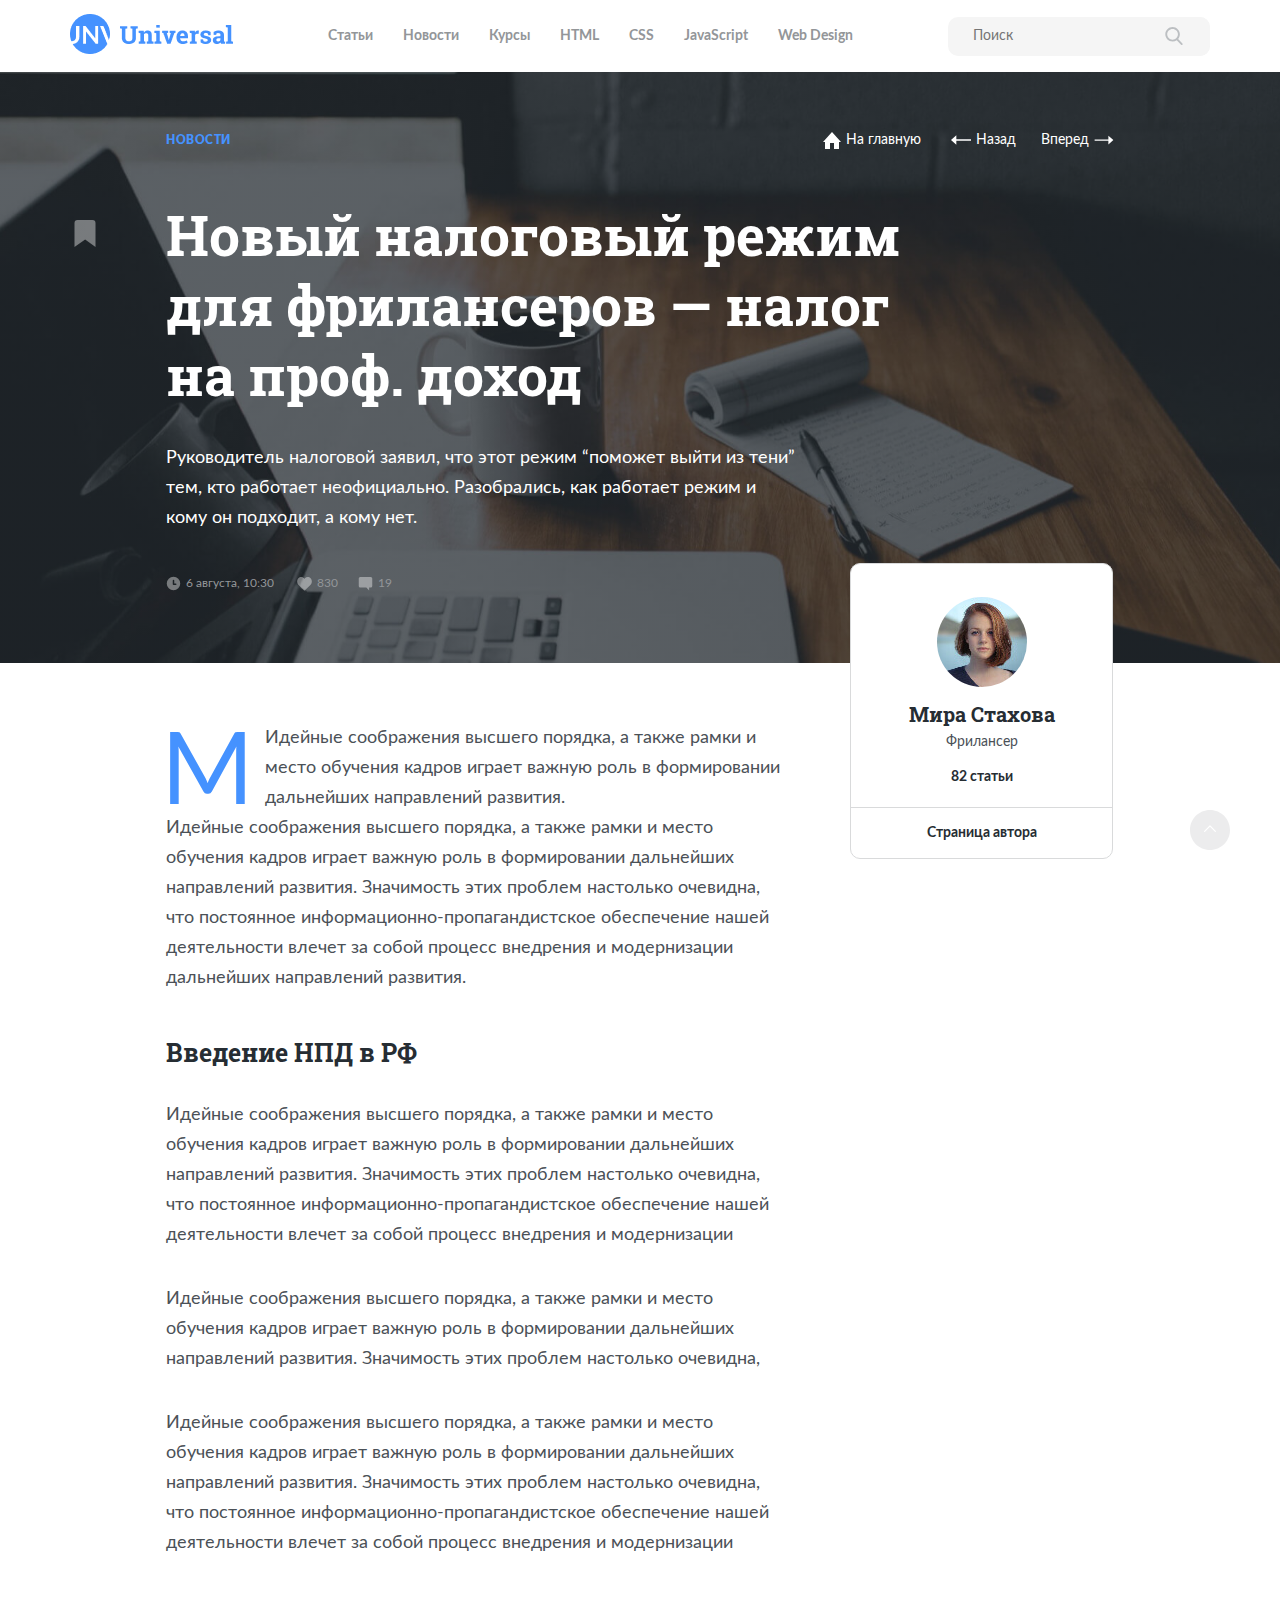
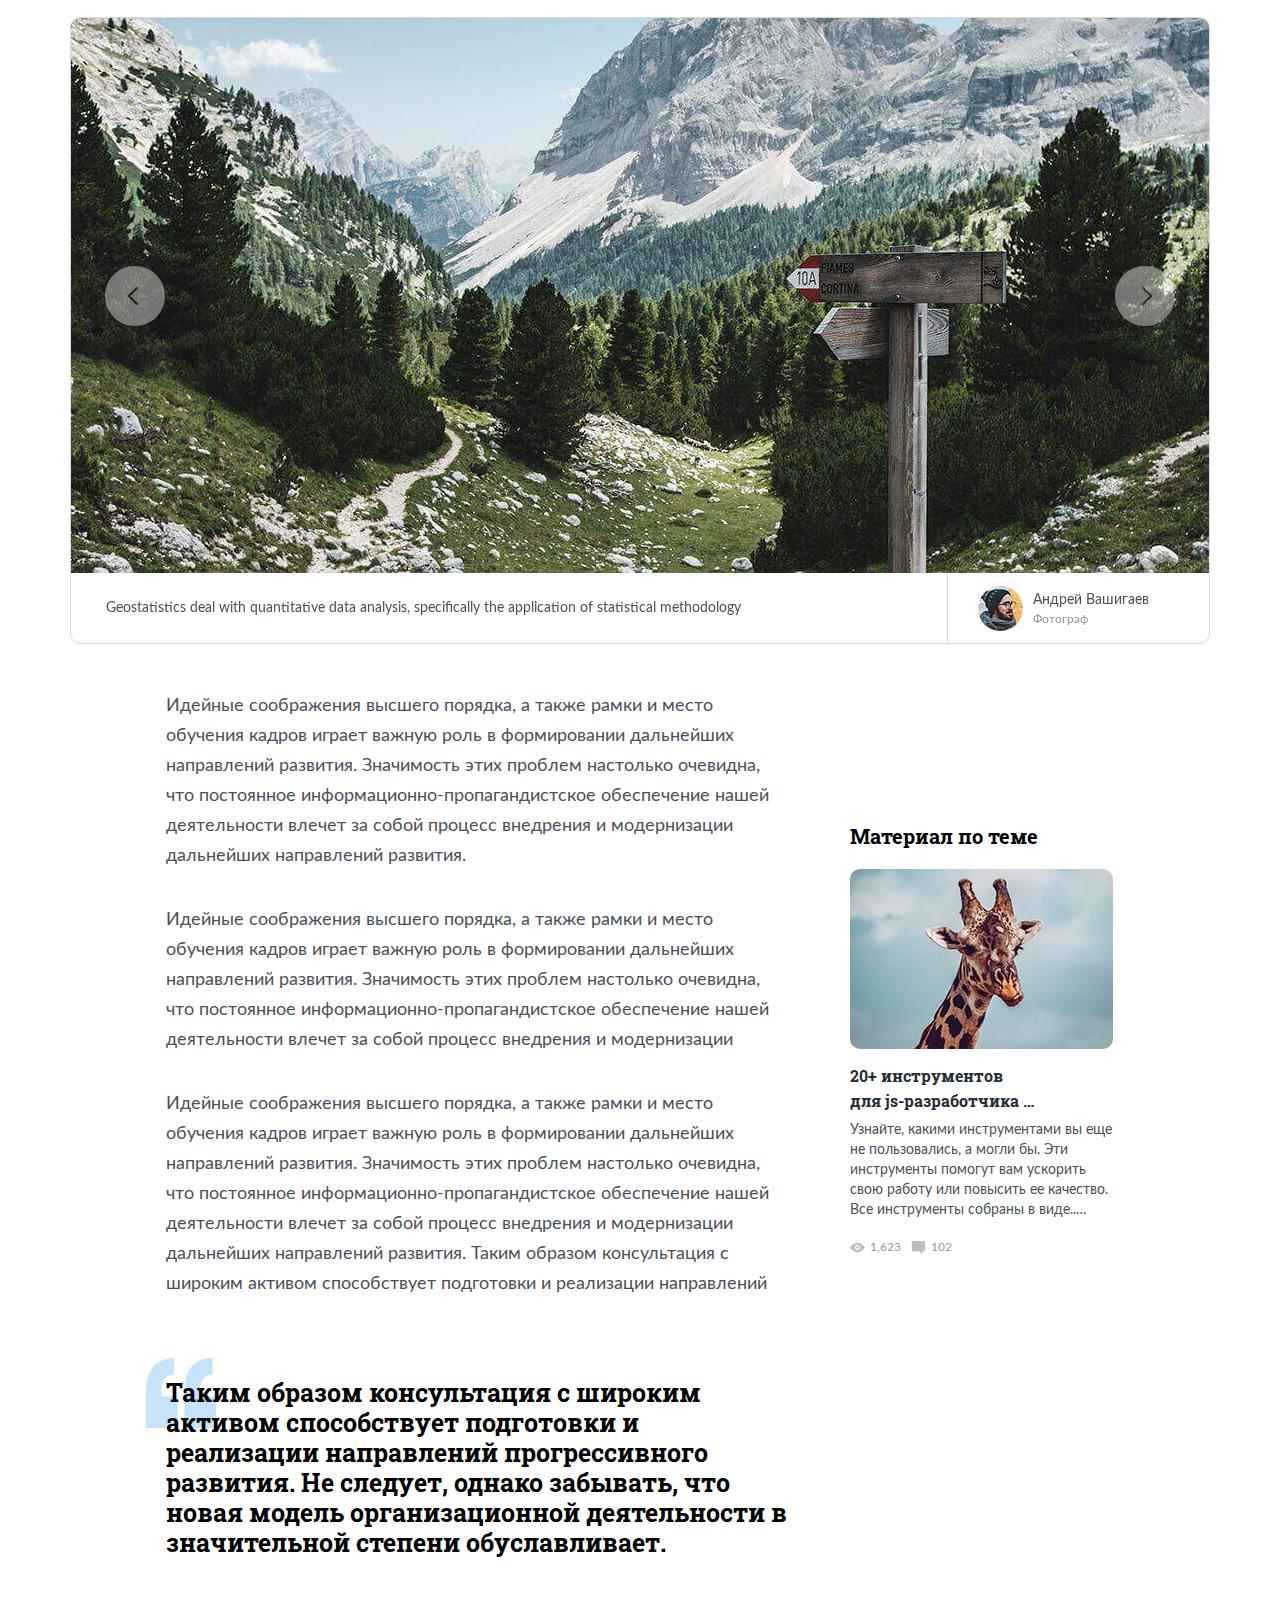
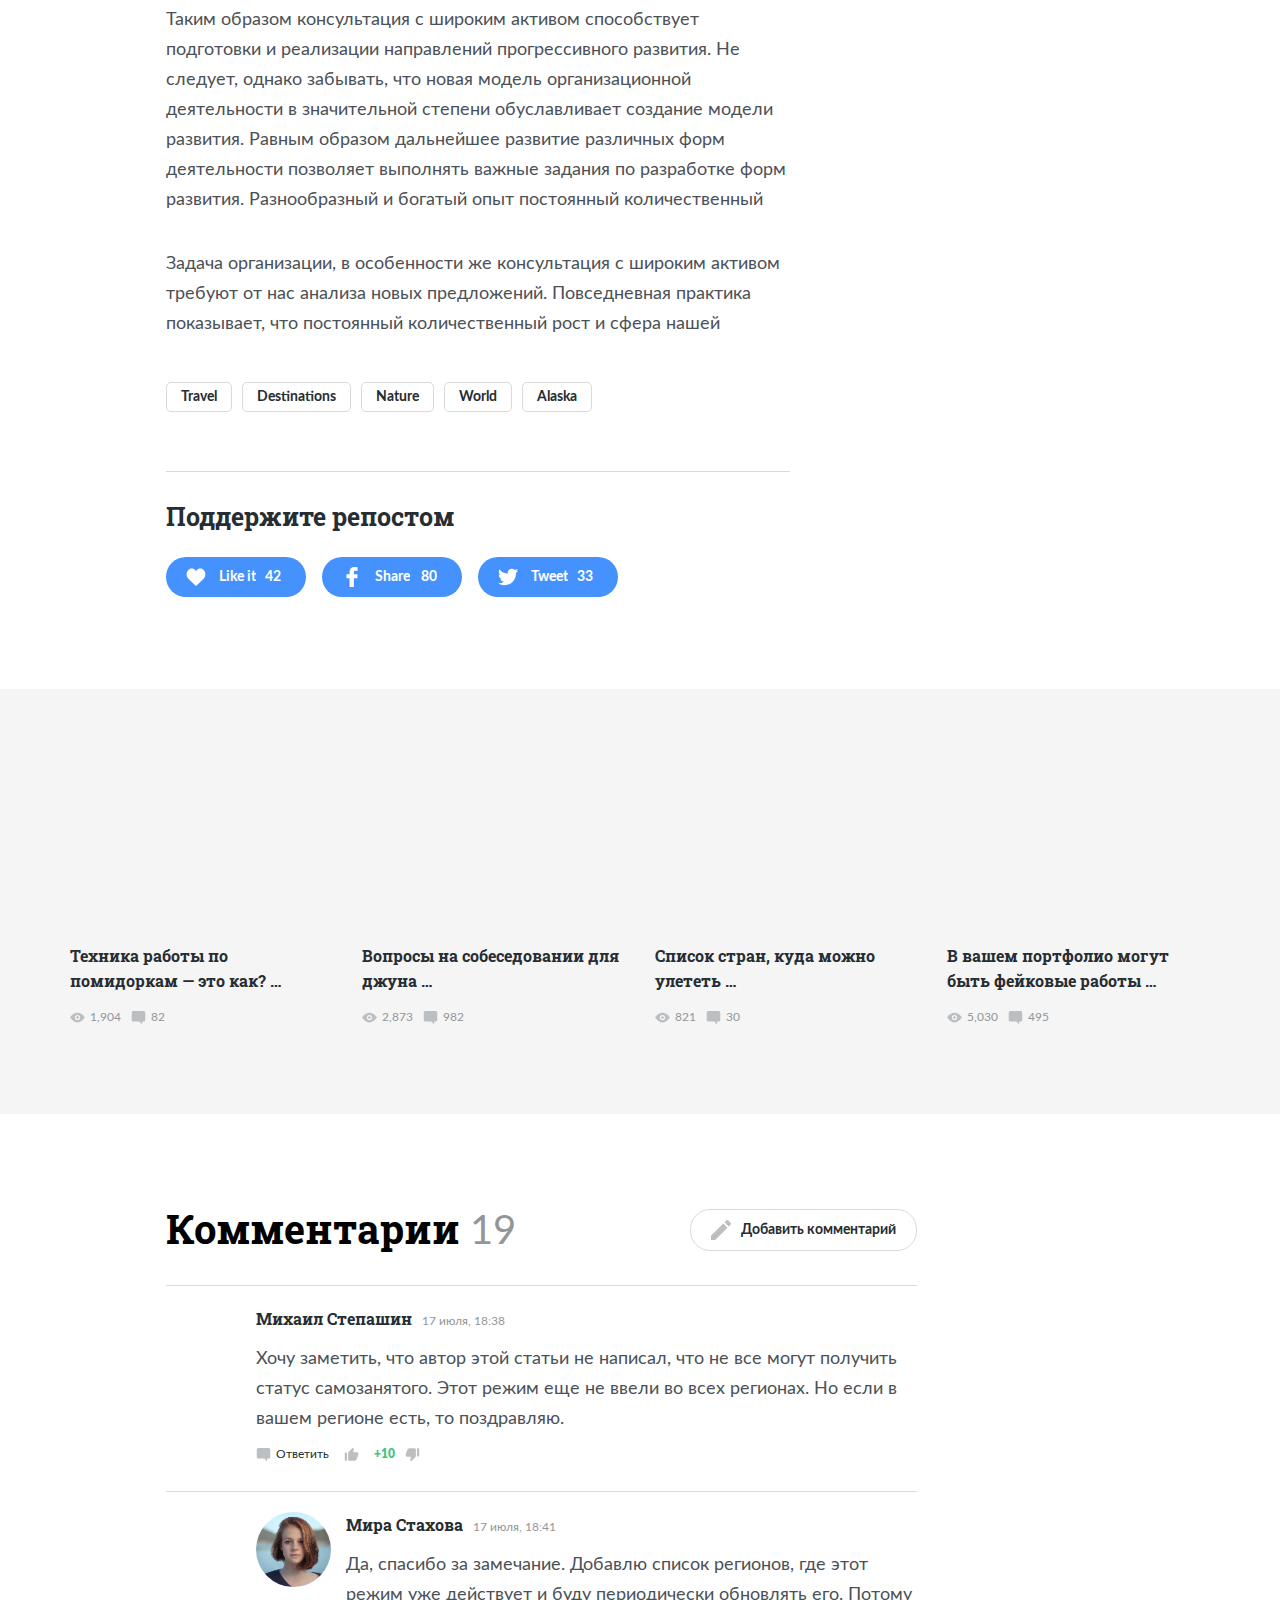
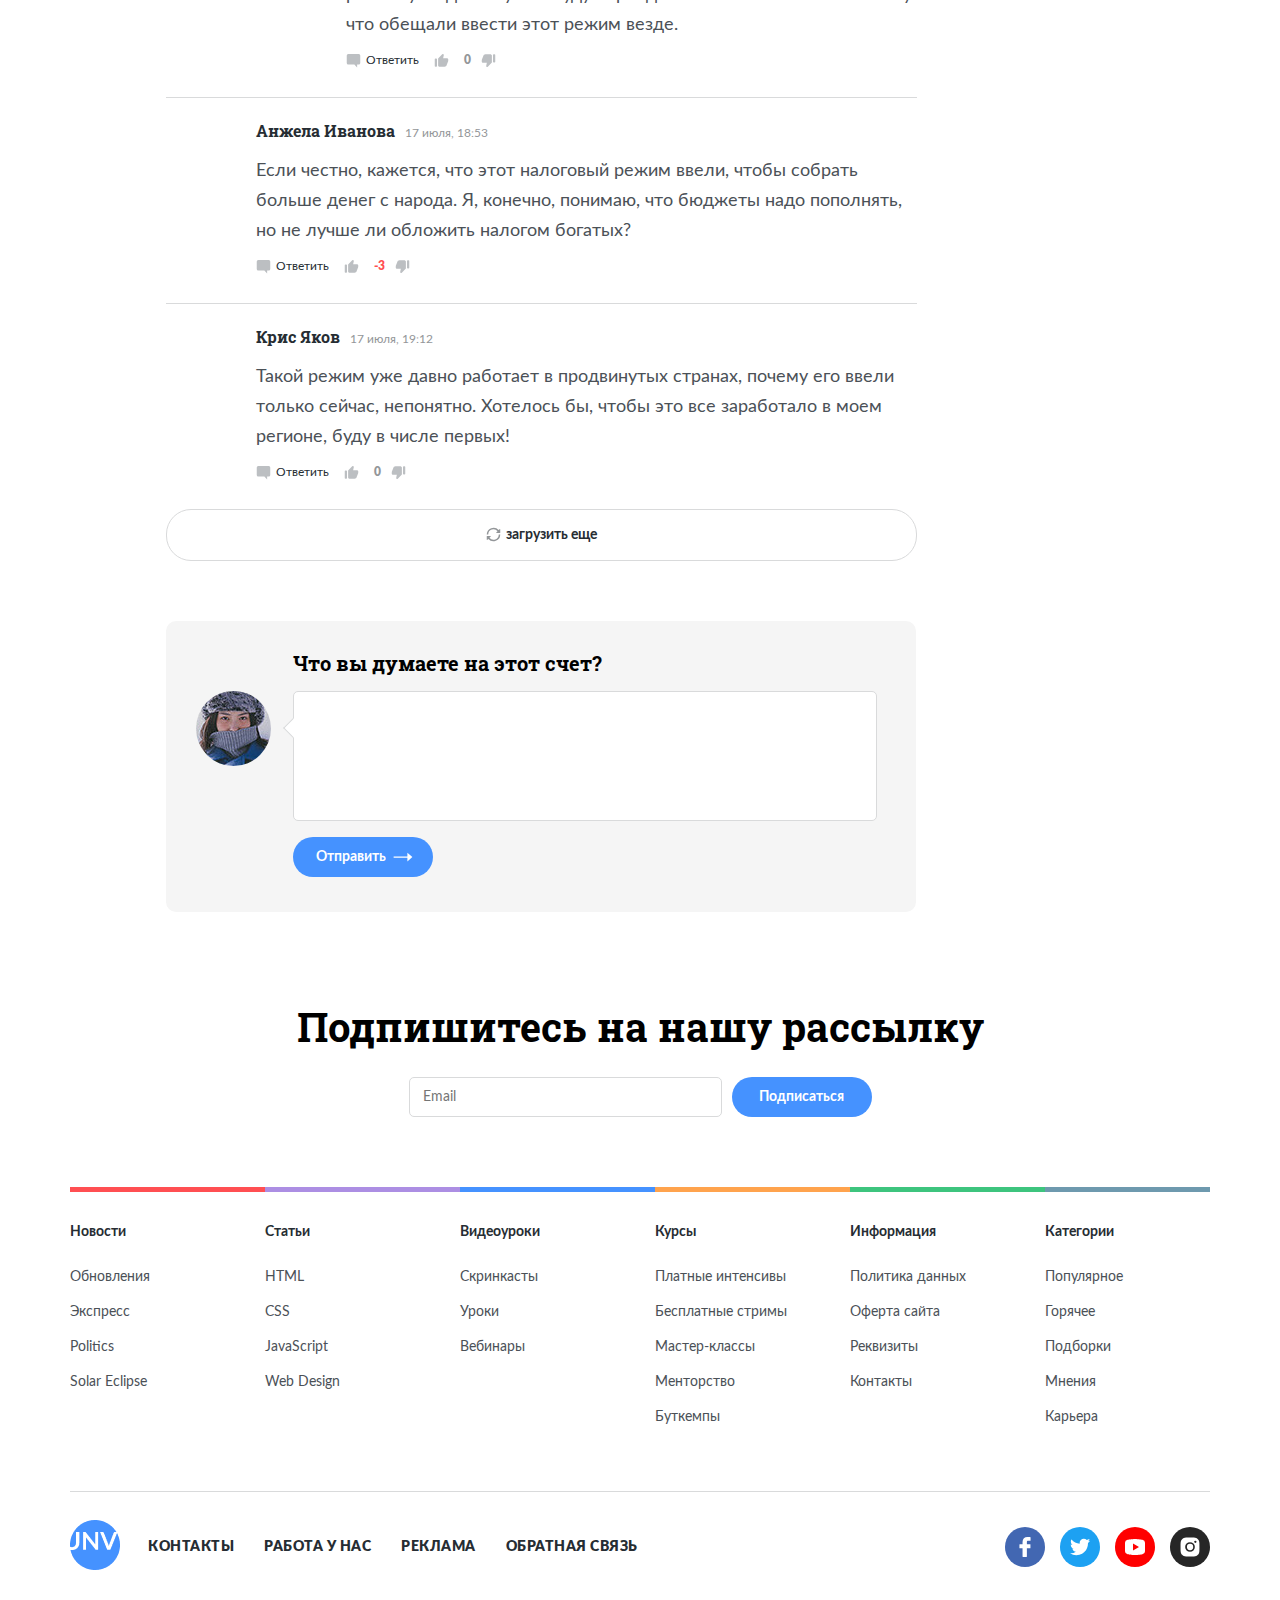
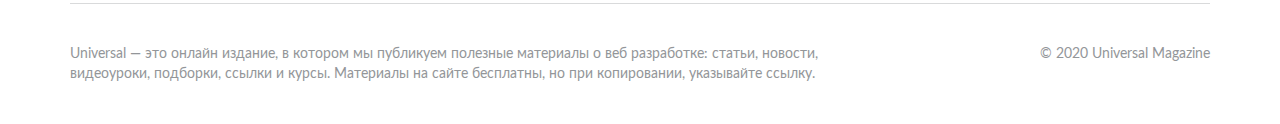
<file: article.html>
<!DOCTYPE html>
<html lang="ru">
<head>
    <meta charset="UTF-8">
    <meta name="viewport" content="width=device-width, initial-scale=1.0">
    <link rel="shortcut icon" href="assets/images/favicon.ico" type="image/x-icon">
    <link rel="icon" href="/favicon.ico" type="image/x-icon">
    <link rel="stylesheet" href="css/swiper-bundle.min.css">
    <link rel="stylesheet" href="css/normalize.css">
    <link rel="stylesheet" href="css/style.css">
    <title>Universal</title>
</head>
<body class="body_light">
    <header class="header_light header">
        <div class="header__container_light container">
            <a href="index.html"><img src="assets/images/logo-blue-long.png" alt="logo" class="header__logo"></a>
            <nav class="header__nav nav">
                <a href="#" class="header__nav-item nav-item nav-item_dark">Статьи</a>
                <a href="#" class="header__nav-item nav-item nav-item_dark">Новости</a>
                <a href="#" class="header__nav-item nav-item nav-item_dark">Курсы</a>
                <a href="#" class="header__nav-item nav-item nav-item_dark" translate="no">HTML</a>
                <a href="#" class="header__nav-item nav-item nav-item_dark" translate="no">CSS</a>
                <a href="#" class="header__nav-item nav-item nav-item_dark" translate="no">JavaScript</a>
                <a href="#" class="header__nav-item nav-item nav-item_dark" translate="no">Web Design</a>
            </nav>
            <form class="header__search header__search_light">
                <input type="text" class="header__search-input header__search-input_dark-color" placeholder="Поиск">
                <button class="header__search-button button"></button>
            </form>
            <div class="burger-menu header__burger-menu">
                <div class="burger-menu__line burger-menu__line_light"></div>
                <div class="burger-menu__line burger-menu__line_light"></div>
                <div class="burger-menu__line burger-menu__line_light"></div>
            </div>
        </div>
        <div class="mobile-menu mobile-menu_light mobile-menu_hidden">
            <div class="mobile-menu__container container">
                <div class="mobile-menu__top">
                    <a href="index.html"><img src="assets/images/logo-blue-long.png" alt="logo" class="mobile-menu__logo"></a>
                    <div class="mobile-menu__burger-menu mobile-menu__burger-menu_hidden burger-menu">
                        <div class="burger-menu__line burger-menu__line_light"></div>
                        <div class="burger-menu__line burger-menu__line_light"></div>
                        <div class="burger-menu__line burger-menu__line_light"></div>
                    </div>
                </div>
                <div class="mobile-menu__bottom">
                    <form class="mobile-menu__search mobile-menu__search_light">
                        <input type="text" class="mobile-menu__search-input" placeholder="Поиск">
                        <button class="mobile-menu__search-button button"></button>
                    </form>
                    <nav class="mobile-menu__nav nav">
                        <a href="#" class="mobile-menu__nav-item nav-item nav-item_dark">Статьи</a>
                        <a href="#" class="mobile-menu__nav-item nav-item nav-item_dark">Новости</a>
                        <a href="#" class="mobile-menu__nav-item nav-item nav-item_dark">Курсы</a>
                        <a href="#" class="mobile-menu__nav-item nav-item nav-item_dark" translate="no">HTML</a>
                        <a href="#" class="mobile-menu__nav-item nav-item nav-item_dark" translate="no">CSS</a>
                        <a href="#" class="mobile-menu__nav-item nav-item nav-item_dark" translate="no">JavaScript</a>
                        <a href="#" class="mobile-menu__nav-item nav-item nav-item_dark" translate="no">Web Design</a>
                    </nav>
                </div>
            </div>
        </div>
    </header>
    <div class="article-title-block">
        <div class="container article-title-block__container">
            <div class="article-title-block__wrapper">
                <div class="article-title-block__top">
                    <a class="link-wrapper">
                        <div class="article-title-block__category category category_blue-75">Новости</div>
                    </a>
                    <div class="article-title-block__navigation">
                            <div class="home-tag article-title-block__home-tag">
                                <a href="index.html" class="link-wrapper_center" >
                                    <svg class="icon icon_home">
                                        <use xlink:href="assets/icons/sprite.svg#Home"></use>
                                    </svg>
                                    <span  class="home">На главную</span>
                                </a>                                
                            </div>
                        <div class="article-title-block__navigation-arrows">
                            <a class="link-wrapper"  href="article-2.html">
                                <div class="arrow-left-tag article-title-block__arrow-left-tag">
                                        <svg class="icon icon_arrow-left">
                                            <use xlink:href="assets/icons/sprite.svg#ArrowLeft"></use>
                                        </svg>
                                    <span class="arrow-left">Назад</span>
                                </div>
                            </a>
                            <a href="article-3.html" class="link-wrapper" >
                                <div class="arrow-tag article-title-block__arrow-tag">
                                    <span class="arrow">Вперед</span>
                                    <div class="link-wrapper_center">
                                        <svg class="icon icon_arrow">
                                            <use xlink:href="assets/icons/sprite.svg#Arrow"></use>
                                        </svg>
                                    </div>                                
                                </div>
                            </a>                            
                        </div>
                    </div>
                </div>
                <div class="article-title-block__content">
                    <a class="link-wrapper_center">
                    <svg class="icon icon_bookmark_large icon_bookmark article-title-block__icon_bookmark_large">
                        <use xlink:href="assets/icons/sprite.svg#Bookmark"></use>
                    </svg>
                    </a>
                    <h1 class="article-title-block__title_headline-1 title_headline-1">
                        Новый налоговый режим для фрилансеров — налог на проф. доход
                    </h1>
                    <p class="article-title-block__description">Руководитель налоговой заявил, что этот режим “поможет выйти из тени” тем, кто работает неофициально. Разобрались, как работает режим и кому он подходит, а кому нет.</p>
                </div>
            </div>
            <div class="article-title-block__info-block">
                <div class="date-tag article-title-block__date-tag">
                        <svg class="icon icon_clock_light">
                            <use xlink:href="assets/icons/sprite.svg#Clock"></use>
                        </svg>
                        <span class="date date_grey">6 августа, 10:30</span>
                </div>
                <div class="like-tag article-title-block__like-tag">
                    <a class="link-wrapper_center">
                        <svg class="icon icon_heart_light">
                            <use xlink:href="assets/icons/sprite.svg#Heart"></use>
                        </svg>
                        <span class="like-count like-count_grey">830</span>
                    </a>                    
                </div>
                <div class="comment-tag article-title-block__comment-tag">
                    <a class="link-wrapper_center">
                        <svg class="icon icon_comment_light">
                            <use xlink:href="assets/icons/sprite.svg#Comment"></use>
                        </svg>
                        <span class="comment-count comment-count_grey">19</span>
                    </a>                    
                </div>
            </div>
        </div>
    </div>
    <div class="article-content">
        <div class="container article-content__container">
            <div class="above-slider article-content__above-slider">
                <div class="article-content__author-block author-block">
                    <div class="article-content__author-block-wrapper">
                        <img src="assets/images/user4.jpg" alt="avatar" class="article-content__author-avatar author-avatar author-avatar_large">
                        <div class="article-content__author-info">
                            <h4 class="article-content__author-name author-name_headline-4 author-name_dark">Мира Стахова</h4>
                            <span class="author-profession author-profession_medium-regular author-profession_dark">Фрилансер</span>
                            <span class="article-count article-content__article-count">82 статьи</span>
                        </div>
                    </div>
                    <a href="#" class="author-page article-content__author-page">Страница автора</a>
                </div>
                <div class="article-content__intro intro">
                    <span class="float-letter">М</span>
                    <p class="intro__text">
                        Идейные соображения высшего порядка, а также рамки и место обучения кадров играет важную роль в формировании дальнейших направлений развития.<br> Идейные соображения высшего порядка, а также рамки и место обучения&nbsp;кадров играет важную роль в формировании дальнейших направлений развития. Значимость этих проблем настолько очевидна, что&nbsp;постоянное информационно-пропагандистское обеспечение нашей деятельности влечет за собой процесс внедрения и модернизации дальнейших направлений развития.
                    </p>
                </div>
                <h3 class="article-content__title_headline-3 title_headline-3">
                    Введение НПД в РФ
                </h3>
                <p class="article-content__text">Идейные соображения высшего порядка, а также рамки и место обучения&nbsp;кадров играет важную роль в формировании дальнейших направлений развития. Значимость этих проблем настолько очевидна, что&nbsp;постоянное информационно-пропагандистское обеспечение нашей деятельности влечет за собой процесс внедрения и модернизации </p>
                <p class="article-content__text">Идейные соображения высшего порядка, а также рамки и место обучения&nbsp;кадров играет важную роль в формировании дальнейших направлений развития. Значимость этих проблем настолько очевидна,  </p>
                <p class="article-content__text">Идейные соображения высшего порядка, а также рамки и место обучения&nbsp;кадров играет важную роль в формировании дальнейших направлений развития. Значимость этих проблем настолько очевидна, что&nbsp;постоянное информационно-пропагандистское обеспечение нашей деятельности влечет за собой процесс внедрения и модернизации  </p>
            </div>
            <div class="swiper-container article-content__swiper-container">
                <div class="swiper-wrapper article-content__swiper-wrapper">
                    <div class="swiper-slide article-content__swiper-slide">
                        <div class="article-content__slide">
                            <img src="assets/images/f70eb1d9ee96b07ae6f9789b5d59f543.jpg" alt="photo" class="article-content__slide-img">
                            <div class="article-content__slide-description slide-description">
                                <span class="slide-description__text">
                                    Geostatistics deal with quantitative data analysis, specifically the application of statistical methodology
                                </span>
                                <a href="#" class="slide-description__author-block author-block">
                                    <img src="assets/images/user5.jpg" alt="avatar" class="author-avatar author-avatar_medium">
                                    <div class="author-info">
                                        <span class="author-name author-name_regular author-name_grey">Андрей Вашигаев</span>
                                        <span class="author-profession author-profession_regular author-profession_grey">Фотограф</span>
                                    </div>
                                </a>
                                <div class="slide-description-divider"></div>                            </div>
                        </div>
                    </div>
                    <div class="swiper-slide">
                        <div class="article-content__slide">
                            <img src="assets/images/f7ae8dc3eb019704fdba6.jpg" alt="photo" class="article-content__slide-img">
                            <div class="article-content__slide-description slide-description">
                                <span class="slide-description__text">
                                    Geostatistics deal with quantitative data analysis, specifically the application of statistical methodology
                                </span>
                                <a href="#" class="slide-description__author-block author-block">
                                    <img src="assets/images/user5.jpg" alt="avatar" class="author-avatar author-avatar_medium">
                                    <div class="author-info">
                                        <span class="author-name author-name_regular author-name_grey">Андрей Вашигаев</span>
                                        <span class="author-profession author-profession_regular author-profession_grey">Фотограф</span>
                                    </div>
                                </a>
                                <div class="slide-description-divider"></div>                            </div>
                        </div>
                    </div>
                    <div class="swiper-slide">
                        <div class="article-content__slide">
                            <img src="assets/images/slovenia-3.jpg" alt="photo" class="article-content__slide-img">
                            <div class="article-content__slide-description slide-description">
                                <span class="slide-description__text">
                                    Geostatistics deal with quantitative data analysis, specifically the application of statistical methodology
                                </span>
                                <a href="#" class="slide-description__author-block author-block">
                                    <img src="assets/images/user5.jpg" alt="avatar" class="author-avatar author-avatar_medium">
                                    <div class="author-info">
                                        <span class="author-name author-name_regular author-name_grey">Андрей Вашигаев</span>
                                        <span class="author-profession author-profession_regular author-profession_grey">Фотограф</span>
                                    </div>
                                </a>
                                <div class="slide-description-divider"></div>                            </div>
                        </div>
                    </div>
                </div>
                <div class="article-content__swiper-button-prev button">
                    <svg class="icon icon_arrow-prev">
                        <use xlink:href="assets/icons/sprite.svg#ArrowPrev"></use>
                    </svg>
                </div>
                <div class="article-content__swiper-button-next button">
                    <svg class="icon icon_arrow-next">
                        <use xlink:href="assets/icons/sprite.svg#ArrowNext"></use>
                    </svg>
                </div>
            </div>
            <div class="under-slider article-content__under-slider">
            <aside class="materials article-content__materials">
                <div class="material-block article-content__material-block">
                    <h4 class="title_headline-4 material-block__title_headline-4">Материал по теме</h4>
                    <a class="link-wrapper">
                        <img src="assets/images/95b1ccfcec0dd473fc0d46e6947c32c0.jpg" alt="image" class="material-block__image" loading="lazy" >
                    </a>
                    <a class="link-wrapper">
                        <h5 class="title_headline-5 material-block__title_headline-5 title_headline-5-cut-2 ">
                            20+ инструментов<br>для js-разработчика
                        </h5>
                    </a>   
                        <a class="link-wrapper">
                            <p class="description material-block__description description_cut-5">Узнайте, какими инструментами вы еще не пользовались, а могли бы. Эти инструменты помогут вам ускорить свою работу или повысить ее качество. Все инструменты собраны в виде...</p>
                        </a>
                    <div class="info material-block__info">
                        <div class="eye-tag material-block__eye-tag">
                            <a class="link-wrapper_center">
                                <svg class="icon_eye icon_eye_dark">
                                    <use xlink:href="assets/icons/sprite.svg#Eye"></use>
                                </svg>
                                <span class="eye-count">1,623</span>
                            </a>                            
                        </div> 
                        <div class="comment-tag">
                            <a class="link-wrapper_center">
                                <svg class="icon icon_comment_dark">
                                    <use xlink:href="assets/icons/sprite.svg#Comment"></use>
                                </svg>
                                <span class="comment-count comment-count_grey">102</span>
                            </a>                            
                        </div>
                    </div>
                </div>
            </aside>
            <p class="article-content__text">Идейные соображения высшего порядка, а также рамки и место обучения&nbsp;кадров играет важную роль в формировании дальнейших направлений развития. Значимость этих проблем настолько очевидна, что&nbsp;постоянное информационно-пропагандистское обеспечение нашей деятельности влечет за собой процесс внедрения и модернизации дальнейших направлений развития.</p>
            <p class="article-content__text">Идейные соображения высшего порядка, а также рамки и место обучения&nbsp;кадров играет важную роль в формировании дальнейших направлений развития. Значимость этих проблем настолько очевидна, что&nbsp;постоянное информационно-пропагандистское обеспечение нашей деятельности влечет за собой процесс внедрения и модернизации </p>
            <p class="article-content__text">Идейные соображения высшего порядка, а также рамки и место обучения&nbsp;кадров играет важную роль в формировании дальнейших направлений развития. Значимость этих проблем настолько очевидна, что&nbsp;постоянное информационно-пропагандистское обеспечение нашей деятельности влечет за собой процесс внедрения и модернизации дальнейших направлений развития. Таким образом консультация с широким активом способствует подготовки и реализации направлений </p>
            <div class="quote article-content__quote">
                Таким образом консультация с широким активом способствует подготовки и реализации направлений прогрессивного развития. Не следует, однако забывать, что новая модель организационной деятельности в значительной степени обуславливает.
            </div>
            <p class="article-content__text">Таким образом консультация с широким активом способствует подготовки и реализации направлений прогрессивного развития. Не следует, однако забывать, что новая модель организационной деятельности в значительной степени обуславливает создание модели развития. Равным образом дальнейшее развитие различных форм деятельности позволяет выполнять важные задания по разработке форм развития. Разнообразный и богатый опыт постоянный количественный </p>
            <p class="article-content__text">Задача организации, в особенности же консультация с широким активом требуют от нас анализа новых предложений. Повседневная практика показывает, что постоянный количественный рост и сфера нашей </p>
            <div class="tags article-content__tags">
                <a href="#" class="tag" translate="no">Travel</a>
                <a href="#" class="tag" translate="no">Destinations</a>
                <a href="#" class="tag" translate="no">Nature</a>
                <a href="#" class="tag" translate="no">World</a>
                <a href="#" class="tag" translate="no">Alaska</a>
            </div>
            <div class="article-content__bottom-block bottom-block">
                <h3 class="bottom-block__title_headline-3 title_headline-3">Поддержите репостом</h3>
                <div class="bottom-block__buttons">
                    <a href="#" class="bottom-block__button_blue button button_blue">
                        <svg class="icon icon_heart-2 article-content__icon_heart-2">
                            <use xlink:href="assets/icons/sprite.svg#Heart2"></use>
                        </svg>
                        <span>Like it</span>
                        <span class="bottom-block__images-count">42</span>
                    </a> 
                    <a href="#" class="bottom-block__button_blue button button_blue">
                        <svg class="icon icon_facebook article-content__icon_facebook">
                            <use xlink:href="assets/icons/sprite.svg#Facebook"></use>
                        </svg>
                        <span>Share</span>
                        <span class="bottom-block__images-count">80</span>
                    </a> 
                    <a href="#" class="bottom-block__button_blue button button_blue">
                        <svg class="icon icon_twitter article-content__icon_twitter">
                            <use xlink:href="assets/icons/sprite.svg#Twitter"></use>
                        </svg>
                        <span>Tweet</span>
                        <span class="bottom-block__images-count">33</span>
                    </a> 
                </div>
            </div>
            </div>
        </div>
    </div>
    <div class="more-articles">
        <div class="container more-articles__container">
            <div class="material-block more-articles__material-block">
                <a class="link-wrapper">
                    <img src="assets/images/more-1.jpg" alt="image" class="material-block__image" loading="lazy">
                </a>
                <a class="link-wrapper">
                    <h5 class="title_headline-5 material-block__title_headline-5 title_headline-5-cut-2">
                        Техника работы по помидоркам — это как? 
                    </h5>
                </a>                    
                    <div class="info material-block__info">
                        <div class="eye-tag material-block__eye-tag">
                            <a class="link-wrapper_center">
                                <svg class="icon_eye icon_eye_dark">
                                    <use xlink:href="assets/icons/sprite.svg#Eye"></use>
                                </svg>
                                <span class="eye-count">1,904</span>
                            </a>                            
                            
                        </div> 
                        <div class="comment-tag">
                            <a class="link-wrapper_center">
                                <svg class="icon icon_comment_dark">
                                    <use xlink:href="assets/icons/sprite.svg#Comment"></use>
                                </svg>
                                <span class="comment-count comment-count_grey">82</span>
                            </a>                            
                        </div>
                    </div>
            </div> 
            <div class="material-block more-articles__material-block">
                <a class="link-wrapper">
                    <img src="assets/images/more-2.jpg" alt="image" class="material-block__image" loading="lazy">
                </a>
                <a class="link-wrapper">
                    <h5 class="title_headline-5 material-block__title_headline-5 title_headline-5-cut-2">
                        Вопросы на собеседовании для джуна
                    </h5>
                </a>                   
                    <div class="info material-block__info">
                        <div class="eye-tag material-block__eye-tag">
                            <a class="link-wrapper_center">
                                <svg class="icon_eye icon_eye_dark">
                                    <use xlink:href="assets/icons/sprite.svg#Eye"></use>
                                </svg>
                                <span class="eye-count">2,873</span>
                            </a>                            
                        </div> 
                        <div class="comment-tag">
                            <a class="link-wrapper_center">
                                <svg class="icon icon_comment_dark">
                                    <use xlink:href="assets/icons/sprite.svg#Comment"></use>
                                </svg>
                                <span class="comment-count comment-count_grey">982</span>
                            </a>                    
                        </div>
                    </div>
            </div>
            <div class="material-block more-articles__material-block">
                <a class="link-wrapper">
                    <img src="assets/images/more-3.jpg" alt="image" class="material-block__image" loading="lazy">
                </a>
                <a class="link-wrapper">
                    <h5 class="title_headline-5 material-block__title_headline-5 title_headline-5-cut-2">
                        Список стран, куда можно улететь
                    </h5>
                </a>                    
                    <div class="info material-block__info">
                        <div class="eye-tag material-block__eye-tag">
                            <a class="link-wrapper_center">
                                <svg class="icon_eye icon_eye_dark">
                                    <use xlink:href="assets/icons/sprite.svg#Eye"></use>
                                </svg>
                                <span class="eye-count">821</span>
                            </a>                            
                        </div> 
                        <div class="comment-tag">
                            <a class="link-wrapper_center">
                                <svg class="icon icon_comment_dark">
                                    <use xlink:href="assets/icons/sprite.svg#Comment"></use>
                                </svg>
                                <span class="comment-count comment-count_grey">30</span>
                            </a>                            
                        </div>
                    </div>
            </div>
            <div class="material-block more-articles__material-block">
                <a class="link-wrapper">
                    <img src="assets/images/more-4.jpg" alt="image" class="material-block__image" loading="lazy">
                </a>
                <a class="link-wrapper">
                    <h5 class="title_headline-5 material-block__title_headline-5 title_headline-5-cut-2">
                        В вашем портфолио могут быть фейковые работы
                    </h5>
                </a>                    
                    <div class="info material-block__info">
                        <div class="eye-tag material-block__eye-tag">
                            <a class="link-wrapper_center">
                                <svg class="icon_eye icon_eye_dark">
                                    <use xlink:href="assets/icons/sprite.svg#Eye"></use>
                                </svg>
                                <span class="eye-count">5,030</span>
                            </a>                            
                        </div> 
                        <div class="comment-tag">
                            <a class="link-wrapper_center">
                                <svg class="icon icon_comment_dark">
                                    <use xlink:href="assets/icons/sprite.svg#Comment"></use>
                                </svg>
                                <span class="comment-count comment-count_grey">495</span>
                            </a>                            
                        </div>
                    </div>
            </div>
        </div>
    </div>
    <div class="comments-block">
        <div class="container comments-block__container">
            <div class="comments-block__top">
                <div class="comments-block__top-wrapper">
                    <h2 class="comments-block__title title_headline-2">
                        Комментарии
                    </h2>
                    <a class="link-wrapper_center">
                        <span class="comments-block__comment-count">19</span>                
                    </a>
                </div>
                <div class="button comments-block__button_add-comment">
                    <a class="link-wrapper_center">
                        <img src="assets/icons/Pencil.svg" alt="pensil" class="icon_pensil">
                    </a>                   
                    Добавить комментарий
                </div>
            </div>
            <div class="comments-block__comments-list">
                <div class="comments-block__comment-block comment-block">
                    <div class="comment-block__comment comment">
                        <a class="link-wrapper_center">
                            <img src="assets/images/image-186.jpg" alt="avatar" class="comment__author-avatar author-avatar" loading="lazy">
                        </a>
                        <div class="comment__content">
                            <div class="author-info comment__author-info">
                                <a class="link-wrapper">
                                    <span class="author-name author-name_headline-5">Михаил Степашин</span>
                                </a>
                                <div class="info-block comments-block__info-block">
                                    <div class="date-tag">
                                        <span class="date date_grey">17 июля, 18:38</span>
                                    </div>
                                </div>
                            </div>
                            <span class="comment__content-text">
                                Хочу заметить, что автор этой статьи не написал, что не все могут получить статус самозанятого. Этот режим еще не ввели во всех регионах. Но если в вашем регионе есть, то поздравляю.                            </span>
                            <div class="comment__content-tags">
                                <div class="answer-btn">
                                    <a class="link-wrapper_center">
                                        <svg class="icon icon_comment_dark">
                                            <use xlink:href="assets/icons/sprite.svg#Comment"></use>
                                        </svg>
                                        <span class="comment-count comment-count_dark">Ответить</span>
                                    </a>
                                </div>
                                <div class="thumbs">
                                    <a class="link-wrapper_center">
                                        <svg class="icon icon_thumb">
                                            <use xlink:href="assets/icons/sprite.svg#Thumb"></use>
                                        </svg>
                                    </a>
                                    <span class="thumb-count thumb-count_positive">+10</span>
                                    <a class="link-wrapper_center">
                                        <svg class="icon icon_thumb">
                                            <use xlink:href="assets/icons/sprite.svg#Thumb2"></use>
                                        </svg>
                                    </a> 
                                </div>
                            </div>
                        </div>
                    </div>
                </div>
                <div class="comments-block__comment-block comment-block">
                    <div class="comment-block__comment_answer comment-block__comment comment">
                        <a class="link-wrapper_center">
                            <img src="assets/images/user4.jpg" alt="avatar" class="comment__author-avatar author-avatar" loading="lazy">
                        </a>
                        <div class="comment__content">
                            <div class="author-info comment__author-info">
                                <a class="link-wrapper">
                                    <span class="author-name author-name_headline-5">Мира Стахова</span>
                                </a>
                                <div class="info-block comments-block__info-block">
                                    <div class="date-tag">
                                        <span class="date date_grey">17 июля, 18:41</span>
                                    </div>
                                </div>
                            </div>
                            <span class="comment__content-text">
                                Да, спасибо за замечание. Добавлю список регионов, где этот режим уже действует и буду периодически обновлять его. Потому что обещали ввести этот режим везде.                             </span>
                            <div class="comment__content-tags">
                                <div class="answer-btn">
                                    <a class="link-wrapper_center">
                                        <svg class="icon icon_comment_dark">
                                            <use xlink:href="assets/icons/sprite.svg#Comment"></use>
                                        </svg>
                                        <span class="comment-count comment-count_dark">Ответить</span>
                                    </a>
                                    <a class="link-wrapper">
                                    </a>                                    
                                </div>
                                <div class="thumbs">
                                    <a class="link-wrapper_center">
                                        <svg class="icon icon_thumb">
                                            <use xlink:href="assets/icons/sprite.svg#Thumb"></use>
                                        </svg>
                                    </a>                                   
                                    <span class="thumb-count">0</span>
                                    <a class="link-wrapper_center">
                                        <svg class="icon icon_thumb">
                                            <use xlink:href="assets/icons/sprite.svg#Thumb2"></use>
                                        </svg>
                                    </a>                                    
                                </div>
                            </div>
                        </div>
                    </div>
                </div>
                <div class="comments-block__comment-block comment-block">
                    <div class="comment-block__comment comment">
                        <a class="link-wrapper_center">
                            <img src="assets/images/user7.jpg" alt="avatar" class="comment__author-avatar author-avatar" loading="lazy">
                        </a>
                        <div class="comment__content">
                            <div class="author-info comment__author-info">
                                <a class="link-wrapper">
                                    <span class="author-name author-name_headline-5">Анжела Иванова</span>
                                </a>
                                <div class="info-block comments-block__info-block">
                                    <div class="date-tag">
                                        <span class="date date_grey">17 июля, 18:53</span>
                                    </div>
                                </div>
                            </div>
                            <span class="comment__content-text">
                                Если честно, кажется, что этот налоговый режим ввели, чтобы собрать больше денег с народа. Я, конечно, понимаю, что бюджеты надо пополнять, но не лучше ли обложить налогом богатых?
                            </span>
                            <div class="comment__content-tags">
                                <div class="answer-btn">
                                    <a class="link-wrapper_center">
                                        <svg class="icon icon_comment_dark">
                                            <use xlink:href="assets/icons/sprite.svg#Comment"></use>
                                        </svg>
                                        <span class="comment-count comment-count_dark">Ответить</span>
                                    </a>
                                </div>
                                <div class="thumbs">
                                    <a class="link-wrapper_center">
                                        <svg class="icon icon_thumb">
                                            <use xlink:href="assets/icons/sprite.svg#Thumb"></use>
                                        </svg>
                                    </a>                                    
                                    <span class="thumb-count thumb-count_negative">-3</span>
                                    <a class="link-wrapper_center">
                                        <svg class="icon icon_thumb">
                                            <use xlink:href="assets/icons/sprite.svg#Thumb2"></use>
                                        </svg>
                                    </a>                                    
                                </div>
                            </div>
                        </div>
                    </div>
                </div>
                <div class="comments-block__comment-block comment-block">
                    <div class="comment-block__comment comment">
                        <a class="link-wrapper_center">
                            <img src="assets/images/user6.jpg" alt="avatar" class="comment__author-avatar author-avatar" loading="lazy">
                        </a>
                        <div class="comment__content">
                            <div class="author-info comment__author-info">
                                <a class="link-wrapper">
                                    <span class="author-name author-name_headline-5">Крис Яков</span>
                                </a>
                                <div class="info-block comments-block__info-block">
                                    <div class="date-tag">
                                        <span class="date date_grey">17 июля, 19:12</span>
                                    </div>
                                </div>
                            </div>
                            <span class="comment__content-text">
                                Такой режим уже давно работает в продвинутых странах, почему его ввели только сейчас, непонятно. Хотелось бы, чтобы это все заработало в моем регионе, буду в числе первых!
                            </span>
                            <div class="comment__content-tags">
                                <div class="answer-btn">
                                    <a class="link-wrapper_center">
                                        <svg class="icon icon_comment_dark">
                                            <use xlink:href="assets/icons/sprite.svg#Comment"></use>
                                        </svg>
                                        <span class="comment-count comment-count_dark">Ответить</span>
                                    </a>
                                </div>
                                <div class="thumbs">
                                    <a class="link-wrapper_center">
                                        <svg class="icon icon_thumb">
                                            <use xlink:href="assets/icons/sprite.svg#Thumb"></use>
                                        </svg>
                                    </a>                                    
                                    <span class="thumb-count">0</span>
                                    <a class="link-wrapper_center">
                                        <svg class="icon icon_thumb">
                                            <use xlink:href="assets/icons/sprite.svg#Thumb2"></use>
                                        </svg>
                                    </a>                                    
                                </div>
                            </div>
                        </div>
                    </div>
                </div>
                <div class="comments-block__comment-block comments-block__comment-block_hidden comment-block">
                    <div class="comment-block__comment comment">
                        <a class="link-wrapper_center">
                            <img src="assets/images/user7.jpg" alt="avatar" class="comment__author-avatar author-avatar" loading="lazy">
                        </a>
                        <div class="comment__content">
                            <div class="author-info comment__author-info">
                                <a class="link-wrapper">
                                    <span class="author-name author-name_headline-5">Анжела Иванова</span>
                                </a>
                                <div class="info-block comments-block__info-block">
                                    <div class="date-tag">
                                        <span class="date date_grey">17 июля, 18:53</span>
                                    </div>
                                </div>
                            </div>
                            <span class="comment__content-text">
                                Если честно, кажется, что этот налоговый режим ввели, чтобы собрать больше денег с народа. Я, конечно, понимаю, что бюджеты надо пополнять, но не лучше ли обложить налогом богатых?
                            </span>
                            <div class="comment__content-tags">
                                <div class="answer-btn">
                                    <a class="link-wrapper_center">
                                        <svg class="icon icon_comment_dark">
                                            <use xlink:href="assets/icons/sprite.svg#Comment"></use>
                                        </svg>
                                        <span class="comment-count comment-count_dark">Ответить</span>
                                    </a>
                                </div>
                                <div class="thumbs">
                                    <a class="link-wrapper_center">
                                        <svg class="icon icon_thumb">
                                            <use xlink:href="assets/icons/sprite.svg#Thumb"></use>
                                        </svg>
                                    </a>                                    
                                    <span class="thumb-count thumb-count_negative">-3</span>
                                    <a class="link-wrapper_center">
                                        <svg class="icon icon_thumb">
                                            <use xlink:href="assets/icons/sprite.svg#Thumb2"></use>
                                        </svg>
                                    </a>                                    
                                </div>
                            </div>
                        </div>
                    </div>
                </div>
                <div class="comments-block__comment-block comments-block__comment-block_hidden comment-block">
                    <div class="comment-block__comment comment">
                        <a class="link-wrapper_center">
                            <img src="assets/images/user7.jpg" alt="avatar" class="comment__author-avatar author-avatar" loading="lazy">
                        </a>
                        <div class="comment__content">
                            <div class="author-info comment__author-info">
                                <a class="link-wrapper">
                                    <span class="author-name author-name_headline-5">Анжела Иванова</span>
                                </a>
                                <div class="info-block comments-block__info-block">
                                    <div class="date-tag">
                                        <span class="date date_grey">17 июля, 18:53</span>
                                    </div>
                                </div>
                            </div>
                            <span class="comment__content-text">
                                Если честно, кажется, что этот налоговый режим ввели, чтобы собрать больше денег с народа. Я, конечно, понимаю, что бюджеты надо пополнять, но не лучше ли обложить налогом богатых?
                            </span>
                            <div class="comment__content-tags">
                                <div class="answer-btn">
                                    <a class="link-wrapper_center">
                                        <svg class="icon icon_comment_dark">
                                            <use xlink:href="assets/icons/sprite.svg#Comment"></use>
                                        </svg>
                                        <span class="comment-count comment-count_dark">Ответить</span>
                                    </a>
                                </div>
                                <div class="thumbs">
                                    <a class="link-wrapper_center">
                                        <svg class="icon icon_thumb">
                                            <use xlink:href="assets/icons/sprite.svg#Thumb"></use>
                                        </svg>
                                    </a>                                    
                                    <span class="thumb-count thumb-count_negative">-3</span>
                                    <a class="link-wrapper_center">
                                        <svg class="icon icon_thumb">
                                            <use xlink:href="assets/icons/sprite.svg#Thumb2"></use>
                                        </svg>
                                    </a>                            
                                </div>
                            </div>
                        </div>
                    </div>
                </div>
                <div class="comments-block__comment-block comment-block comments-block__comment-block_hidden">
                    <div class="comment-block__comment_answer comment">
                        <a class="link-wrapper_center">
                            <img src="assets/images/user4.jpg" alt="avatar" class="comment__author-avatar author-avatar" loading="lazy">
                        </a>
                        <div class="comment__content">
                            <div class="author-info comment__author-info">
                                <a class="link-wrapper">
                                    <span class="author-name author-name_headline-5">Мира Стахова</span>
                                </a>
                                <div class="info-block comments-block__info-block">
                                    <div class="date-tag">
                                        <span class="date date_grey">17 июля, 18:41</span>
                                    </div>
                                </div>
                            </div>
                            <span class="comment__content-text">
                                Хочу заметить, что автор этой статьи не написал, что не все могут получить статус самозанятого. Этот режим еще не ввели во всех регионах. Но если в вашем регионе есть, то поздравляю.
                            </span>
                            <div class="comment__content-tags">
                                <div class="answer-btn">
                                    <a class="link-wrapper_center">
                                        <svg class="icon icon_comment_dark">
                                            <use xlink:href="assets/icons/sprite.svg#Comment"></use>
                                        </svg>
                                        <span class="comment-count comment-count_dark">Ответить</span>
                                    </a>
                                </div>
                                <div class="thumbs">
                                    <a class="link-wrapper_center">
                                        <svg class="icon icon_thumb">
                                            <use xlink:href="assets/icons/sprite.svg#Thumb"></use>
                                        </svg>
                                    </a>                                    
                                    <span class="thumb-count">0</span>
                                    <a class="link-wrapper_center">
                                        <svg class="icon icon_thumb">
                                            <use xlink:href="assets/icons/sprite.svg#Thumb2"></use>
                                        </svg>
                                    </a>                                    
                                </div>
                            </div>
                        </div>
                    </div>
                </div>
                <div class="comments-block__comment-block comments-block__comment-block_hidden comment-block">
                    <div class="comment-block__comment comment">
                        <a class="link-wrapper_center">
                            <img src="assets/images/user7.jpg" alt="avatar" class="comment__author-avatar author-avatar" loading="lazy">
                        </a>
                        <div class="comment__content">
                            <div class="author-info comment__author-info">
                                <a class="link-wrapper">
                                    <span class="author-name author-name_headline-5">Анжела Иванова</span>
                                </a>
                                <div class="info-block comments-block__info-block">
                                    <div class="date-tag">
                                        <span class="date date_grey">17 июля, 18:53</span>
                                    </div>
                                </div>
                            </div>
                            <span class="comment__content-text">
                                Если честно, кажется, что этот налоговый режим ввели, чтобы собрать больше денег с народа. Я, конечно, понимаю, что бюджеты надо пополнять, но не лучше ли обложить налогом богатых?
                            </span>
                            <div class="comment__content-tags">
                                <div class="answer-btn">
                                    <a class="link-wrapper_center">
                                        <svg class="icon icon_comment_dark">
                                            <use xlink:href="assets/icons/sprite.svg#Comment"></use>
                                        </svg>
                                        <span class="comment-count comment-count_dark">Ответить</span>
                                    </a>
                                </div>
                                <div class="thumbs">
                                    <a class="link-wrapper_center">
                                        <svg class="icon icon_thumb">
                                            <use xlink:href="assets/icons/sprite.svg#Thumb"></use>
                                        </svg>
                                    </a>                                    
                                    <span class="thumb-count thumb-count_negative">-3</span>
                                    <a class="link-wrapper_center">
                                        <svg class="icon icon_thumb">
                                            <use xlink:href="assets/icons/sprite.svg#Thumb2"></use>
                                        </svg>
                                    </a>                                    
                                </div>
                            </div>
                        </div>
                    </div>
                </div>
            </div>
            <div class="button button_loading">
                <svg class="icon icon_loading">
                    <use xlink:href="assets/icons/sprite.svg#Loading"></use>
                </svg>
                загрузить еще
            </div>
            <div class="comments-block__add-comment add-comment">
                <h4 class="title_headline-4 add-comment__title">Что вы думаете на этот счет? </h4>
                <div class="add-comment__comment-block">
                    <img src="assets/images/user8.jpg" alt="avatar" class="add-comment__author-avatar author-avatar">
                    <form action="send.php" method="POST" class="form_comment">
                        <div class="textarea_comment-wrapper">
                            <textarea name="comment_text" class="textarea_comment"></textarea>
                        </div>
                        <button class="add-comment__button_blue button button_blue">
                            <span>Отправить</span>
                            <svg class="icon icon_arrow">
                                <use xlink:href="assets/icons/sprite.svg#Arrow"></use>
                            </svg>
                        </button>  
                    </form>
                </div>
            </div>
        </div>
    </div>
    <footer class="footer">
        <div class="container footer__container">
            <h2 class="footer__title title_headline-2">Подпишитесь на нашу рассылку</h2>
            <form action="send.php" method="POST" class="form form_subscription">
                <div class="footer__input-wrapper">
                    <input type="email" class="input input_subscription" name="email_subscription" placeholder="Email">
                </div>
                <button class="button_blue button_subscription button"><span>Подписаться</span> </button>
            </form>
            <div class="footer__nav">
                <div class="nav-block nav-block_news">
                    <a href="#" class="nav-block__title">Новости</a>
                    <a href="#" class="nav-block__item">Обновления</a>
                    <a href="#" class="nav-block__item">Экспресс</a>
                    <a href="#" class="nav-block__item">Politics</a>
                    <a href="#" class="nav-block__item">Solar Eclipse</a>
                </div>
                <div class="nav-block nav-block_articles">
                    <a href="#" class="nav-block__title">Статьи</a>
                    <a href="#" class="nav-block__item" translate="no">HTML</a>
                    <a href="#" class="nav-block__item" translate="no">CSS</a>
                    <a href="#" class="nav-block__item" translate="no">JavaScript</a>
                    <a href="#" class="nav-block__item" translate="no">Web Design</a>
                </div>
                <div class="nav-block nav-block_video-lessons">
                    <a href="#" class="nav-block__title">Видеоуроки</a>
                    <a href="#" class="nav-block__item">Скринкасты</a>
                    <a href="#" class="nav-block__item">Уроки</a>
                    <a href="#" class="nav-block__item">Вебинары</a>
                </div>
                <div class="nav-block nav-block_courses">
                    <a href="#" class="nav-block__title">Курсы</a>
                    <a href="#" class="nav-block__item">Платные интенсивы</a>
                    <a href="#" class="nav-block__item">Бесплатные стримы</a>
                    <a href="#" class="nav-block__item">Мастер-классы</a>
                    <a href="#" class="nav-block__item">Менторство</a>
                    <a href="#" class="nav-block__item">Буткемпы</a>
                </div>
                <div class="nav-block nav-block_info">
                    <a href="#" class="nav-block__title">Информация</a>
                    <a href="#" class="nav-block__item">Политика данных</a>
                    <a href="#" class="nav-block__item">Оферта сайта</a>
                    <a href="#" class="nav-block__item">Реквизиты</a>
                    <a href="#" class="nav-block__item">Контакты</a>
                </div>
                <div class="nav-block nav-block_categories">
                    <a href="#" class="nav-block__title">Категории</a>
                    <a href="#" class="nav-block__item">Популярное</a>
                    <a href="#" class="nav-block__item">Горячее</a>
                    <a href="#" class="nav-block__item">Подборки</a>
                    <a href="#" class="nav-block__item">Мнения</a>
                    <a href="#" class="nav-block__item">Карьера</a>
                </div>
            </div>
            <div class="footer__links">
                <a href="index.html" ><img src="assets/images/logo-blue.png" alt="logo" class="footer__logo"></a>
                <div class="footer__info">
                    <a class="title_headline-6-uppercase footer__title_headline-6-uppercase">Контакты</a>
                    <a class="title_headline-6-uppercase footer__title_headline-6-uppercase">Работа у нас</a>
                    <a  class="title_headline-6-uppercase footer__title_headline-6-uppercase">Реклама</a>
                    <a  id="feedback" class="title_headline-6-uppercase footer__title_headline-6-uppercase">Обратная связь</a>
                </div>
                <div class="footer__social-links social-links">
                    <a href="https://www.facebook.com/" class="footer__social-link social-link social-link_fb" target="_blank">
                        <svg class="icon icon_facebook">
                            <use xlink:href="assets/icons/sprite.svg#Facebook"></use>
                        </svg>
                    </a>
                    <a href="https://twitter.com/" class="footer__social-link social-link social-link_twit" target="_blank">
                        <svg class="icon icon_twitter">
                            <use xlink:href="assets/icons/sprite.svg#Twitter"></use>
                        </svg>
                    </a>
                    <a href="https://www.youtube.com/" class="footer__social-link social-link social-link_yt" target="_blank">
                        <svg class="icon icon_youtube">
                            <use xlink:href="assets/icons/sprite.svg#YouTube"></use>
                        </svg>
                    </a> 
                    <a href="https://www.instagram.com/" class="footer__social-link social-link social-link_inst" target="_blank">
                        <svg class="icon icon_instagram">
                            <use xlink:href="assets/icons/sprite.svg#Instagram"></use>
                        </svg>
                    </a> 
                </div>
            </div>
            <div class="footer__copyright">
                <p class="copyright-info">Universal — это онлайн издание, в котором мы публикуем полезные материалы о веб разработке: статьи, новости, видеоуроки, подборки, ссылки и курсы. Материалы на сайте бесплатны, но при копировании, указывайте ссылку.</p>
                <p class="copyright-text" translate="no">© 2020 Universal Magazine</p>
            </div>
        </div>
    </footer>
    <div class="modal modal_hidden" id="modal_feedback">
        <div class="modal-dialog modal-dialog_hidden" id="modal-dialog_feedback">
            <svg class="icon icon_close" id="modal-close-feedback">
                <use xlink:href="assets/icons/sprite.svg#Close"></use>
            </svg>
            <h4 class="modal__title title_headline-4">Обратная связь</h4>
            <form action="send.php" method="POST" class="form_modal">
                <div class="modal__input-wrapper modal__input-wrapper_theme">
                    <label class="label-title">
                        Тема<br>
                        <select name="theme_feedback" class="select_modal">
                            <option class="option_modal" value="">Выберите тему</option>
                            <option class="option_modal" value="Тема 1">Тема 1</option>
                            <option class="option_modal" value="Тема 2">Тема 2</option>
                            <option class="option_modal" value="Тема 3">Тема 3</option>
                            <option class="option_modal" value="Тема 4">Тема 4</option>
                            <option class="option_modal" value="Тема 5">Тема 5</option>
                        </select>
                    </label>
                </div>
                <div class="modal__input-wrapper modal__input-wrapper_message">
                    <label class="label-title">Сообщение<br>
                        <textarea name="message_feedback" class="textarea_modal"></textarea>
                    </label>
                </div>
                <div class="modal__input-wrapper modal__input-wrapper_email">
                    <label class="label-title">Email<br>
                        <input type="email" name="email_feedback" class="input_modal">
                    </label>
                </div>
                <div class="modal__input-wrapper_checkbox modal__input-wrapper">
                    <label class="label-title_regular">
                        <input type="checkbox" name="agreement_checkbox" checked class="checkbox_modal">Согласен с обработкой данных
                    </label>
                </div>               
                <button type="submit" class="button modal__button_blue button_blue"><span>Отправить</span> </button>
            </form>
        </div>
    </div>
    <div class="button button_up" id="up">
        <a href="#" class="link-wrapper_center">
            <svg class="icon icon_arrow-up">
                <use xlink:href="assets/icons/sprite.svg#ArrowPrev"></use>
            </svg>
        </a>
    </div>
    <script src="js/jquery-3.5.1.min.js"></script>
    <script src="js/clamp.min.js"></script>
    <script src="js/jquery.validate.min.js"></script>
    <script src="js/swiper-bundle.min.js"></script>
    <script src="js/main_article.js"></script>
</body>
</html>
</file>
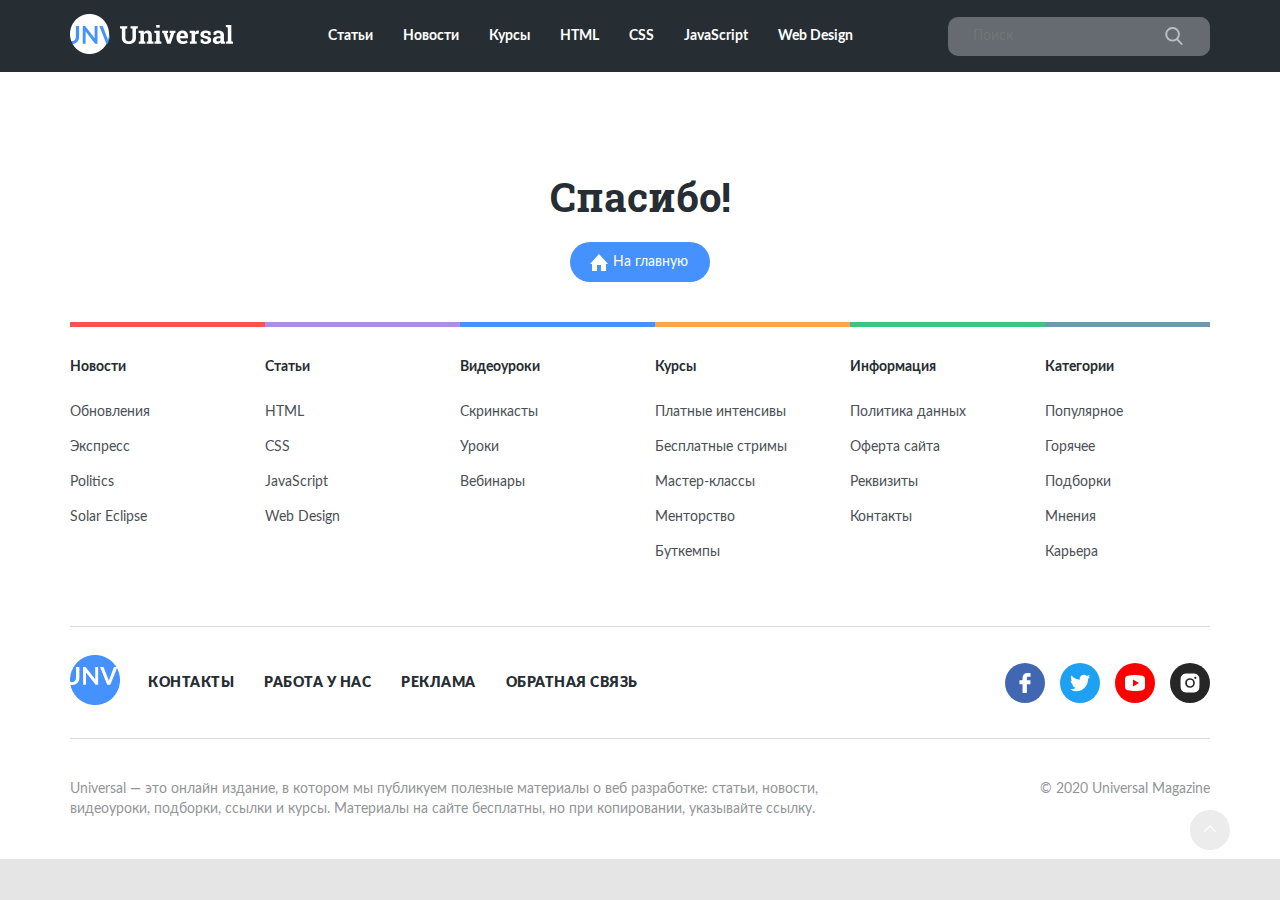
<file: thankyou.html>
<!DOCTYPE html>
<html lang="ru">
<head>
    <meta charset="UTF-8">
    <meta name="viewport" content="width=device-width, initial-scale=1.0">
    <link rel="shortcut icon" href="assets/images/favicon.ico" type="image/x-icon">
    <link rel="icon" href="/favicon.ico" type="image/x-icon">
    <link rel="stylesheet" href="css/swiper-bundle.min.css">
    <link rel="stylesheet" href="css/normalize.css">
    <link rel="stylesheet" href="css/style.css">
    <title>Universal</title>
</head>
<body>
    <header class="header">
        <div class="header__container container">
            <a href="index.html"><img src="assets/images/logo-white.png" alt="logo" class="header__logo"><h1 class="h1_hidden">Universal</h1></a>
            <nav class="header__nav nav">
                <a href="#" class="header__nav-item nav-item nav-item_light">Статьи</a>
                <a href="#" class="header__nav-item nav-item nav-item_light">Новости</a>
                <a href="#" class="header__nav-item nav-item nav-item_light">Курсы</a>
                <a href="#" class="header__nav-item nav-item nav-item_light" translate="no">HTML</a>
                <a href="#" class="header__nav-item nav-item nav-item_light" translate="no">CSS</a>
                <a href="#" class="header__nav-item nav-item nav-item_light" translate="no">JavaScript</a>
                <a href="#" class="header__nav-item nav-item nav-item_light" translate="no">Web Design</a>
            </nav>
            <form class="header__search">
                <input type="text" class="header__search-input" placeholder="Поиск">
                <button class="header__search-button button"></button>
            </form>
            <div class="burger-menu header__burger-menu">
                <div class="burger-menu__line burger-menu__line_dark"></div>
                <div class="burger-menu__line burger-menu__line_dark"></div>
                <div class="burger-menu__line burger-menu__line_dark"></div>
            </div>
        </div>
        <div class="mobile-menu mobile-menu_hidden">
            <div class="mobile-menu__container container">
                <div class="mobile-menu__top">
                    <a href="index.html"><img src="assets/images/logo-white.png" alt="logo" class="mobile-menu__logo"></a>
                    <div class="mobile-menu__burger-menu mobile-menu__burger-menu_hidden">
                        <div class="burger-menu__line burger-menu__line_dark"></div>
                        <div class="burger-menu__line burger-menu__line_dark"></div>
                        <div class="burger-menu__line burger-menu__line_dark"></div>
                    </div>
                </div>
                <div class="mobile-menu__bottom">
                    <form class="mobile-menu__search">
                        <input type="text" class="mobile-menu__search-input" placeholder="Поиск">
                        <button class="mobile-menu__search-button button"></button>
                    </form>
                    <nav class="mobile-menu__nav nav">
                        <a href="#" class="mobile-menu__nav-item nav-item nav-item_light">Статьи</a>
                        <a href="#" class="mobile-menu__nav-item nav-item nav-item_light">Новости</a>
                        <a href="#" class="mobile-menu__nav-item nav-item nav-item_light">Курсы</a>
                        <a href="#" class="mobile-menu__nav-item nav-item nav-item_light" translate="no">HTML</a>
                        <a href="#" class="mobile-menu__nav-item nav-item nav-item_light" translate="no">CSS</a>
                        <a href="#" class="mobile-menu__nav-item nav-item nav-item_light" translate="no">JavaScript</a>
                        <a href="#" class="mobile-menu__nav-item nav-item nav-item_light" translate="no">Web Design</a>
                    </nav>
                </div>
            </div>
        </div>
    </header>
    <footer class="footer">
        <div class="container footer__container footer__container_thankyou">
            <div class="thankyou-block">
                <h3 class="title_headline-2 thankyou-block__title">Спасибо!</h3>
            <div class="button button_blue">
                <a class="link-wrapper_center" href="index.html">
                    <svg class="icon icon_home">
                        <use xlink:href="assets/icons/sprite.svg#Home"></use>
                    </svg>
                </a>                                
                <a href="index.html" class="home">На главную</a>
            </div>
            </div>
            <div class="footer__nav">
                <div class="nav-block nav-block_news">
                    <a href="#" class="nav-block__title">Новости</a>
                    <a href="#" class="nav-block__item">Обновления</a>
                    <a href="#" class="nav-block__item">Экспресс</a>
                    <a href="#" class="nav-block__item">Politics</a>
                    <a href="#" class="nav-block__item">Solar Eclipse</a>
                </div>
                <div class="nav-block nav-block_articles">
                    <a href="#" class="nav-block__title">Статьи</a>
                    <a href="#" class="nav-block__item" translate="no">HTML</a>
                    <a href="#" class="nav-block__item" translate="no">CSS</a>
                    <a href="#" class="nav-block__item" translate="no">JavaScript</a>
                    <a href="#" class="nav-block__item" translate="no">Web Design</a>
                </div>
                <div class="nav-block nav-block_video-lessons">
                    <a href="#" class="nav-block__title">Видеоуроки</a>
                    <a href="#" class="nav-block__item">Скринкасты</a>
                    <a href="#" class="nav-block__item">Уроки</a>
                    <a href="#" class="nav-block__item">Вебинары</a>
                </div>
                <div class="nav-block nav-block_courses">
                    <a href="#" class="nav-block__title">Курсы</a>
                    <a href="#" class="nav-block__item">Платные интенсивы</a>
                    <a href="#" class="nav-block__item">Бесплатные стримы</a>
                    <a href="#" class="nav-block__item">Мастер-классы</a>
                    <a href="#" class="nav-block__item">Менторство</a>
                    <a href="#" class="nav-block__item">Буткемпы</a>
                </div>
                <div class="nav-block nav-block_info">
                    <a href="#" class="nav-block__title">Информация</a>
                    <a href="#" class="nav-block__item">Политика данных</a>
                    <a href="#" class="nav-block__item">Оферта сайта</a>
                    <a href="#" class="nav-block__item">Реквизиты</a>
                    <a href="#" class="nav-block__item">Контакты</a>
                </div>
                <div class="nav-block nav-block_categories">
                    <a href="#" class="nav-block__title">Категории</a>
                    <a href="#" class="nav-block__item">Популярное</a>
                    <a href="#" class="nav-block__item">Горячее</a>
                    <a href="#" class="nav-block__item">Подборки</a>
                    <a href="#" class="nav-block__item">Мнения</a>
                    <a href="#" class="nav-block__item">Карьера</a>
                </div>
            </div>
            <div class="footer__links">
                <a href="index.html" ><img src="assets/images/logo-blue.png" alt="logo" class="footer__logo"></a>
                <div class="footer__info">
                    <a class="title_headline-6-uppercase footer__title_headline-6-uppercase">Контакты</a>
                    <a class="title_headline-6-uppercase footer__title_headline-6-uppercase">Работа у нас</a>
                    <a  class="title_headline-6-uppercase footer__title_headline-6-uppercase">Реклама</a>
                    <a  id="feedback" class="title_headline-6-uppercase footer__title_headline-6-uppercase">Обратная связь</a>
                </div>
                <div class="footer__social-links social-links">
                    <a href="https://www.facebook.com/" class="footer__social-link social-link social-link_fb" target="_blank">
                        <svg class="icon icon_facebook">
                            <use xlink:href="assets/icons/sprite.svg#Facebook"></use>
                        </svg>
                    </a>
                    <a href="https://twitter.com/" class="footer__social-link social-link social-link_twit" target="_blank">
                        <svg class="icon icon_twitter">
                            <use xlink:href="assets/icons/sprite.svg#Twitter"></use>
                        </svg>
                    </a>
                    <a href="https://www.youtube.com/" class="footer__social-link social-link social-link_yt" target="_blank">
                        <svg class="icon icon_youtube">
                            <use xlink:href="assets/icons/sprite.svg#YouTube"></use>
                        </svg>
                    </a> 
                    <a href="https://www.instagram.com/" class="footer__social-link social-link social-link_inst" target="_blank">
                        <svg class="icon icon_instagram">
                            <use xlink:href="assets/icons/sprite.svg#Instagram"></use>
                        </svg>
                    </a> 
                </div>
            </div>
            <div class="footer__copyright">
                <p class="copyright-info">Universal — это онлайн издание, в котором мы публикуем полезные материалы о веб разработке: статьи, новости, видеоуроки, подборки, ссылки и курсы. Материалы на сайте бесплатны, но при копировании, указывайте ссылку.</p>
                <p class="copyright-text" translate="no">© 2020 Universal Magazine</p>
            </div>
        </div>
    </footer>
    <div class="modal modal_hidden" id="modal_feedback">
        <div class="modal-dialog modal-dialog_hidden" id="modal-dialog_feedback">
            <svg class="icon icon_close" id="modal-close-feedback">
                <use xlink:href="assets/icons/sprite.svg#Close"></use>
            </svg>
            <h4 class="modal__title title_headline-4">Обратная связь</h4>
            <form action="send.php" method="POST" class="form_modal">
                <div class="modal__input-wrapper modal__input-wrapper_theme">
                    <label class="label-title">
                        Тема<br>
                        <select name="theme_feedback" class="select_modal">
                            <option class="option_modal" value="">Выберите тему</option>
                            <option class="option_modal" value="Тема 1">Тема 1</option>
                            <option class="option_modal" value="Тема 2">Тема 2</option>
                            <option class="option_modal" value="Тема 3">Тема 3</option>
                            <option class="option_modal" value="Тема 4">Тема 4</option>
                            <option class="option_modal" value="Тема 5">Тема 5</option>
                        </select>
                    </label>
                </div>
                <div class="modal__input-wrapper modal__input-wrapper_message">
                    <label class="label-title">Сообщение<br>
                        <textarea name="message_feedback" class="textarea_modal"></textarea>
                    </label>
                </div>
                <div class="modal__input-wrapper modal__input-wrapper_email">
                    <label class="label-title">Email<br>
                        <input type="email" name="email_feedback" class="input_modal">
                    </label>
                </div>
                <div class="modal__input-wrapper_checkbox modal__input-wrapper">
                    <label class="label-title_regular">
                        <input type="checkbox" name="agreement_checkbox" checked class="checkbox_modal">Согласен с обработкой данных
                    </label>
                </div>               
                <button type="submit" class="button modal__button_blue button_blue"><span>Отправить</span> </button>
            </form>
        </div>
    </div>
    <div class="button button_up" id="up">
        <a href="#" class="link-wrapper_center">
            <svg class="icon icon_arrow-up">
                <use xlink:href="assets/icons/sprite.svg#ArrowPrev"></use>
            </svg>
        </a>
    </div>
    
    <script src="js/jquery-3.5.1.min.js"></script>
    <script src="js/clamp.min.js"></script>
    <script src="js/jquery.validate.min.js"></script>
    <script src="js/swiper-bundle.min.js"></script>
    <script src="js/main_thankyou.js"></script>
</body>
</html>
</file>
<file: css/style.css>
@font-face{font-family:'Lato';src:url("../assets/fonts/Lato-Regular.woff2") format("woff2");src:url("../assets/fonts/Lato-Regular.woff") format("woff");font-weight:400;font-style:normal;font-display:swap}@font-face{font-family:'Lato';src:url("../assets/fonts/Lato-Bold.woff2") format("woff2");src:url("../assets/fonts/Lato-Bold.woff") format("woff");font-weight:700;font-style:normal;font-display:swap}@font-face{font-family:'Lato';src:url("../assets/fonts/Lato-Black.woff2") format("woff2");src:url("../assets/fonts/Lato-Black.woff") format("woff");font-weight:900;font-style:normal;font-display:swap}@font-face{font-family:'Lato';src:url("../assets/fonts/Lato-Semibold.woff2") format("woff2");src:url("../assets/fonts/Lato-Semibold.woff") format("woff");font-weight:600;font-style:normal;font-display:swap}@font-face{font-family:'Roboto Slab';src:url("../assets/fonts/RobotoSlab-Bold.woff2") format("woff2");src:url("../assets/fonts/RobotoSlab-Bold.woff") format("woff");font-weight:700;font-style:normal;font-display:swap}*{box-sizing:border-box;-webkit-tap-highlight-color:transparent}body{background-color:#E5E5E5}span{display:block}.body_scrollles{overflow-y:hidden}.container{max-width:1140px;margin:0 auto}.h1_hidden{display:none}a{text-decoration:none;cursor:pointer;outline:none;display:block}a:active{cursor:pointer;outline:none}a:hover{cursor:pointer;outline:none}a:focus{cursor:pointer;outline:none}.button{cursor:pointer;border:none;outline:none}.button:active{border:none;outline:none;cursor:pointer}.button:hover{border:none;outline:none;cursor:pointer}.button:focus{border:none;outline:none;cursor:pointer}.button_blue{border-radius:20px;background-color:#4592FF;color:#fff;padding:10px 20px;font-family:Lato, sans-serif;font-style:normal;font-weight:700;font-size:14px;line-height:20px;width:min-content;display:flex;align-items:center;max-width:250px;min-width:140px}.button_blue>span{max-width:210px;overflow:hidden;text-overflow:ellipsis;white-space:nowrap;text-align:center;margin:0 auto}.button_up{position:fixed;bottom:50px;right:50px;z-index:9}.burger-menu{cursor:pointer}.burger-menu:active{cursor:pointer}.burger-menu:hover{cursor:pointer}.burger-menu:focus{cursor:pointer}.recommendation{display:flex;flex-direction:column;background-color:#fff;border-radius:10px;overflow:hidden}.recommendation__title{padding:20px 25px;background-color:#fff}.recommendation__block{display:flex;flex-direction:column;padding:17px 25px;background-color:#fff;border-top:1px solid #D9DADB}.recommendation__block:hover{cursor:pointer}.recommendation__button{padding:11px 0 14px;display:flex;justify-content:center;align-items:center;width:100%;font-family:Lato, sans-serif;font-style:normal;font-weight:700;font-size:14px;line-height:20px;color:#262D33;text-align:center}.block__title{margin-bottom:8px;font-family:Lato, sans-serif;font-style:normal;font-weight:900;font-size:12px;line-height:15px;letter-spacing:0.5px;text-transform:uppercase}.block__title_bluegreen-75{color:#3BBDC4}.block__title_greenblue-75{color:#6E99AE}.block__title_purple-75{color:#AC8EE3}.block__title_orange-75{color:#FFA34D}.block__title_green-75{color:#3DC47E}.block__text{font-family:Lato, sans-serif;font-style:normal;font-weight:400;font-size:14px;line-height:20px;color:#4B5157;margin:0}.block__content{display:flex;flex-direction:column}.author-block{display:flex;align-items:center}.author-avatar{border-radius:50%;margin-right:10px;object-fit:cover}.author-avatar_small{width:30px;height:30px}.author-avatar_medium{width:45px;height:45px}.author-avatar_large{width:90px;height:90px}.author-info{display:flex;flex-direction:column}.author-name_regular{font-family:Lato, sans-serif;font-style:normal;font-weight:400;font-size:14px;line-height:20px;margin-bottom:2px}.author-name_light{color:#fff;mix-blend-mode:normal;opacity:0.85}.author-name_headline-4{font-family:'Roboto Slab', serif;font-style:normal;font-weight:700;font-size:20px;line-height:25px;margin:0}.author-name_dark{color:#262D33}.author-name_grey{color:#4B5157}.author-name_bold{font-family:Lato, sans-serif;font-style:normal;font-weight:700;font-size:14px;line-height:20px}.author-profession_regular{font-family:Lato, sans-serif;font-style:normal;font-weight:400;font-size:12px;line-height:15px}.author-profession_medium-regular{font-family:Lato, sans-serif;font-style:normal;font-weight:400;font-size:14px;line-height:20px}.author-profession_light{color:#fff;opacity:0.4}.author-profession_dark{color:#4B5157}.author-profession_grey{color:#939699}.title_headline-1{font-family:'Roboto Slab', serif;font-style:normal;font-weight:700;font-size:55px;line-height:70px;margin:0;color:#fff}.title_headline-2{font-family:'Roboto Slab', serif;font-style:normal;font-weight:700;font-size:40px;line-height:50px;margin:0}.title_headline-3{font-family:'Roboto Slab', serif;font-style:normal;font-weight:700;font-size:25px;line-height:30px;margin:0;color:#262D33}.title_headline-4{font-family:'Roboto Slab', serif;font-style:normal;font-weight:700;font-size:20px;line-height:25px;margin:0}.title_headline-5{font-family:'Roboto Slab', serif;font-style:normal;font-weight:700;font-size:16px;line-height:25px;margin:0;color:#262D33}.title_headline-5_light{color:#fff}.title_headline-5-uppercase{font-family:'Roboto Slab', serif;font-style:normal;font-weight:700;font-size:16px;line-height:25px;letter-spacing:0.5px;text-transform:uppercase;margin:0;color:#fff}.title_headline-6-uppercase{font-family:Lato, sans-serif;font-style:normal;font-weight:900;font-size:14px;line-height:20px;letter-spacing:0.5px;text-transform:uppercase;margin:0;color:#262D33}.headline-2_light{color:#fff}.subtitle{font-family:Lato, sans-serif;font-style:normal;font-weight:400;font-size:14px;line-height:20px}.subtitle_light{color:#fff}.category{font-family:Lato, sans-serif;font-style:normal;font-weight:900;font-size:12px;line-height:15px;letter-spacing:0.5px;text-transform:uppercase;text-align:left}.category_blue-75{color:#4592FF}.category_greyblue-75{color:#6E99AE}.category_purple-25{color:#E7D9FF}.category_red-75{color:#FF4F52}.category_bluegreen-75{color:#3BBDC4}.label{padding:5px 12px;color:#fff;text-align:center;font-family:Lato, sans-serif;font-style:normal;font-weight:400;font-size:12px;line-height:15px;width:min-content}.label_green{background-color:#3DC47E}.info-block{display:flex;flex-wrap:wrap}.date-tag{display:flex;align-items:center;flex-wrap:nowrap;margin-right:6px}.date{font-family:Lato, sans-serif;font-style:normal;font-weight:400;font-size:12px;line-height:15px}.date_light{color:#fff;mix-blend-mode:normal;opacity:0.4}.date_grey{color:#939699}.comment-tag{display:flex;align-items:center;flex-wrap:nowrap;margin-right:6px}.eye-tag{display:flex;align-items:center;flex-wrap:nowrap;margin-right:6px}.eye-count{align-items:center;font-family:Lato, sans-serif;font-style:normal;font-weight:400;font-size:12px;line-height:15px;color:#939699}.eye-count_light{color:#fff;mix-blend-mode:normal;opacity:0.4}.eye-count__grey{color:#939699}.comment-count{align-items:center;font-family:Lato, sans-serif;font-style:normal;font-weight:400;font-size:12px;line-height:15px;color:#939699}.comment-count_light{color:#fff;mix-blend-mode:normal;opacity:0.4}.comment-count_grey{color:#939699}.comment-count_dark{color:#262D33}.like-tag{display:flex;flex-wrap:nowrap;align-items:center;height:20px;margin-right:7px}.like-count{align-items:center;font-family:Lato, sans-serif;font-style:normal;font-weight:400;font-size:12px;line-height:15px;color:#939699}.like-count_light{color:#fff;opacity:0.4}.like-count__grey{color:#939699}.thumb-count{font-family:Lato, sans-serif;font-style:normal;font-weight:900;font-size:12px;line-height:15px;color:#939699;margin:0 10px}.thumb-count_positive{color:#3DC47E}.thumb-count_negative{color:#FF4F52}.social-links{display:flex}.social-link{border-radius:50%;width:50px;height:50px;display:flex;justify-content:center;align-items:center}.social-link_fb{background-color:#4267B2}.social-link_twit{background-color:#1DA1F2}.social-link_yt{background-color:red}.social-link_inst{background-color:#262626}.icon_arrow{height:20px;width:20px;fill:#fff;margin-left:5px}.icon_arrow-up{height:40px;width:40px;fill:#D9DADB;transform:rotate(90deg);fill-opacity:0.5}.icon_comment_dark{fill:#BCBFC2;width:15px;height:15px;margin-right:5px}.icon_comment_light{fill:#fff;fill-opacity:0.4;width:15px;height:15px;margin-right:5px}.icon_heart_light{fill:#fff;fill-opacity:0.4;width:15px;height:15px;margin-right:5px}.icon_heart_dark{fill:#BCBFC2;width:15px;height:15px;margin-right:5px}.icon_download{width:20px;height:20px;fill:#fff;margin-right:10px}.icon_facebook{width:20px;height:20px;fill:#fff}.icon_twitter{width:20px;height:20px;fill:#fff}.icon_youtube{width:20px;height:20px;fill:#fff}.icon_instagram{width:20px;height:20px;fill:#fff}.icon_bookmark_small{width:20px;height:18px;fill:#BCBFC2}.icon_bookmark_large{width:30px;height:27px;fill:#fff;fill-opacity:0.4}.icon_bookmark_red{fill:#FF4F52}.icon_images{width:20px;height:20px;fill:#fff;margin-right:8px}.icon_close{width:20px;height:20px;fill:#BCBFC2}.icon_clock_light{fill:#fff;fill-opacity:0.4;width:15px;height:15px;margin-right:5px}.icon_arrow-prev{width:60px;height:60px;fill:#fff;fill-opacity:0.4}.icon_arrow-next{width:60px;height:60px;fill:#fff;fill-opacity:0.4}.icon_heart-2{width:20px;height:20px;fill:#fff}.icon_arrow-left{height:20px;width:20px;fill:#fff;margin-right:5px}.icon_home{height:17px;width:18px;fill:#fff;margin-right:5px}.icon_eye{height:15px;width:15px;fill:#BCBFC2;margin-right:5px}.icon_pensil{width:20px;height:20px;fill:#BCBFC2;margin-right:10px}.icon_loading{height:15px;width:15px;fill:#939699;margin-right:5px}.icon_thumb{height:15px;width:15px;fill:#BCBFC2;margin-right:5px}.link-wrapper_center{display:flex;align-items:center}.thankyou-block{display:flex;flex-direction:column;align-items:center;justify-content:center;margin-bottom:40px}.thankyou-block__title{margin-bottom:20px;color:#262D33}.header{background-color:#262D33}.header_light{background-color:#fff}.header__container{padding:14px 0;display:flex;align-items:center;justify-content:space-between}.header__container_light{padding:14px 0;display:flex;align-items:center;justify-content:space-between}.header__logo{width:163px;height:40px;object-fit:contain}.header__nav{display:flex;align-items:center;margin:0 10px}.header__nav-item{text-align:right}.header__nav-item:not(:last-child){margin-right:30px}.header__search{flex-basis:23%;height:39px;border-radius:10px;overflow:hidden;background-color:#656B70;border:none;outline:none;position:relative}.header__search_light{background-color:#f5f5f5}.header__search-input{width:100%;height:100%;padding-right:50px;padding-left:25px;border:none;outline:none;font-family:Lato, sans-serif;font-style:normal;font-weight:400;font-size:14px;line-height:20px;color:#BCBFC2;background-color:inherit}.header__search-input_dark-color{color:#939699}.header__search-button{width:45px;position:absolute;top:0;bottom:0;right:0;background-color:inherit;background-image:url(../assets/icons/Search.svg);background-repeat:no-repeat;background-position-y:center}.burger-menu{display:none;flex-direction:column;justify-content:space-between;align-items:center;width:16px;height:11px}.nav-item{font-family:Lato, sans-serif;font-style:normal;font-weight:700;font-size:14px;line-height:20px}.nav-item_light{color:#fff}.nav-item_dark{color:#939699}.burger-menu__line{width:16px;height:0}.burger-menu__line_dark{border-top:1px solid #656B70}.burger-menu__line_light{border-top:1px solid #939699}.mobile-menu{display:flex;background-color:#262D33;position:fixed;top:0;bottom:0;left:0;right:0;z-index:10}.mobile-menu_light{background-color:#fff}.mobile-menu_scrolling{overflow-y:scroll}.mobile-menu_hidden{display:none}.mobile-menu__container{display:flex;flex-direction:column;padding:14px 0;width:100%}.mobile-menu__top{display:flex;justify-content:space-between;align-items:center;margin-bottom:15px}.mobile-menu__bottom{margin:0 auto;display:flex;flex-direction:column;align-items:center}.mobile-menu__logo{width:120px;height:40px;object-fit:contain}.mobile-menu__nav{margin:0 auto;display:flex;align-items:center;flex-direction:column}.mobile-menu__nav-item{text-align:center;margin-bottom:30px}.mobile-menu__search{width:263px;height:39px;border-radius:10px;overflow:hidden;background-color:#656B70;border:none;outline:none;position:relative;margin-bottom:30px}.mobile-menu__search_light{background-color:#f5f5f5}.mobile-menu__search-input{width:100%;height:100%;padding-right:50px;padding-left:25px;border:none;outline:none;font-family:Lato, sans-serif;font-style:normal;font-weight:400;font-size:14px;line-height:20px;color:#939699;background-color:inherit}.mobile-menu__search-button{width:45px;position:absolute;top:0;bottom:0;right:0;background-color:inherit;background-image:url(../assets/icons/Search.svg);background-repeat:no-repeat;background-position-y:center}.mobile-menu__burger-menu{display:flex;flex-direction:column;justify-content:space-between;align-items:center;width:16px;height:11px}.mobile-menu__burger-menu_hidden{display:none}.main-screen{position:relative}.main-screen::after{content:"";position:absolute;top:-1px;left:0;right:0;height:475px;background-color:#262D33;z-index:-1}.main-screen__container{border-radius:10px;padding-top:28px;overflow:hidden;display:flex}.main-screen__article{flex-basis:77%;width:100%;border-radius:10px 0 0 10px;overflow:hidden}.main-screen__article_1{background:linear-gradient(0deg, rgba(64,48,61,0.35), rgba(64,48,61,0.35)),url(../assets/images/card-img.jpg);background-repeat:no-repeat;background-size:cover}.main-screen__article_2{background:linear-gradient(0deg, rgba(64,48,61,0.35), rgba(64,48,61,0.35)),url(../assets/images/card-img2.jpg);background-repeat:no-repeat;background-size:cover}.main-screen__article_3{background:linear-gradient(0deg, rgba(64,48,61,0.35), rgba(64,48,61,0.35)),url(../assets/images/card-img3.jpg);background-repeat:no-repeat;background-size:cover}.main-screen__article_4{background:linear-gradient(0deg, rgba(64,48,61,0.35), rgba(64,48,61,0.35)),url(../assets/images/card-img4.jpg);background-repeat:no-repeat;background-size:cover}.main-screen__article_5{background:linear-gradient(0deg, rgba(64,48,61,0.35), rgba(64,48,61,0.35)),url(../assets/images/card-img5.jpg);background-repeat:no-repeat;background-size:cover}.main-screen__recommendation{flex-basis:23%;border-radius:0 10px 10px 0;order:2}.main-screen__article-wrapper{display:flex;flex-direction:column;padding:55px 55px 100px;height:100%;justify-content:space-between}.main-screen__article-preview{display:flex;flex-direction:column}.main-screen__category{margin-bottom:22px}.main-screen__title_headline-2{margin-bottom:49px}.recommendation__block_fix{height:100px;width:263px}.recommendation__block_fix:last-child{height:110px}.main-screen__article.main-screen__article_active{display:block}.main-screen__article{display:none}.recommendation__block_active{background-color:#f5f5f5;cursor:pointer}.articles-bar__container{display:grid;grid-template:min-content repeat(4, 1fr)/repeat(4, 1fr);grid-gap:30px;padding:30px 0 58px}.articles-bar__top-articles{border-radius:10px;overflow-x:hidden;background-color:#30363D;display:flex;align-items:center;justify-content:space-between;padding:25px 25px 5px}.articles-bar__top-articles-item{display:flex;align-items:center;justify-content:space-between;flex-basis:25%;margin-bottom:25px}.articles-bar__top-articles-item:not(:last-child)::after{content:"";height:75px;width:1px;background-color:#4B5157;margin:0 25px}.articles-bar__large-article{background-color:#fff;background-image:url(../assets/images/car.png);background-repeat:no-repeat;background-position:top 15px right}#top-block{grid-row-start:1;grid-row-end:2;grid-column-start:1;grid-column-end:5}#large-article_first{grid-row-start:2;grid-row-end:4;grid-column-start:1;grid-column-end:3}#medium-article_first{grid-row-start:2;grid-row-end:4;grid-column-start:3;grid-column-end:4}#medium-article_second{grid-row-start:4;grid-row-end:6;grid-column-start:1;grid-column-end:2}#medium-article_third{grid-row-start:3;grid-row-end:5;grid-column-start:4;grid-column-end:5}#small-article_first{grid-row-start:2;grid-row-end:3;grid-column-start:4;grid-column-end:5}#small-article_second{grid-row-start:4;grid-row-end:5;grid-column-start:2;grid-column-end:3}#small-article_third{grid-row-start:4;grid-row-end:5;grid-column-start:3;grid-column-end:4}#small-article_fourth{grid-row-start:5;grid-row-end:6;grid-column-start:2;grid-column-end:3}#small-article_fifth{grid-row-start:5;grid-row-end:6;grid-column-start:3;grid-column-end:4}#small-article_sixth{grid-row-start:5;grid-row-end:6;grid-column-start:4;grid-column-end:5}.top-articles-item:not(:last-child){flex-basis:30%}.top-articles-item__img{width:65px;height:65px;object-fit:cover}.top-articles-item__content{font-family:Lato, sans-serif;font-style:normal;font-weight:700;font-size:14px;line-height:20px;color:#fff;margin-right:15px}.large-article{border-radius:10px;overflow:hidden;display:flex;flex-direction:column;justify-content:space-between;min-height:370px;height:auto}.large-article__article-preview{display:flex;flex-direction:column;padding-top:35px;padding-left:35px}.large-article__category{margin-bottom:20px;display:block}.large-article__title{margin-bottom:27px;text-align:left;max-width:238px}.large-article__description{max-width:228px;font-family:Lato, sans-serif;font-style:normal;font-weight:400;font-size:14px;line-height:20px;color:#4B5157;text-align:left;margin:0;margin-bottom:10px}.large-article__author-block{padding:11px 25px 10px 35px;display:flex;align-items:center;flex-direction:row;border-top:1px solid #D9DADB}.large-article__author-info{display:flex;align-items:center;flex-wrap:wrap;width:100%}.large-article__author-name{margin-right:5px;max-width:100px;text-align:left}.large-article__author-text{align-items:center;font-family:Lato, sans-serif;font-style:normal;font-weight:400;font-size:14px;line-height:20px;overflow:hidden;text-overflow:ellipsis;white-space:nowrap;max-width:285px;max-height:20px;color:#4B5157;margin:0;margin-right:15px;text-align:left}.large-article__comment-tag{margin-left:auto;height:20px}.medium-article{display:flex;flex-direction:column;border-radius:10px;overflow:hidden;background-color:#fff;height:auto;min-height:370px}.medium-article_popular{padding:19px 22px 25px 24px;background:linear-gradient(0deg, rgba(64,48,61,0.35), rgba(64,48,61,0.35)),url(../assets/images/block4-2.jpg);background-size:cover;background-repeat:no-repeat;justify-content:space-between}.medium-article__label{margin-bottom:117px}.medium-article__category{margin-bottom:23px;display:block}.medium-article__title_popular{margin-bottom:25px;text-align:left}.medium-article__title_tags{padding:20px 25px 19px;border-bottom:1px solid #D9DADB;text-align:left}.medium-article__image_simple{height:275px;object-fit:cover;width:100%}.medium-article__content_simple{padding:10px 25px 25px}.tags{display:flex;flex-wrap:wrap;padding:23px 25px 15px}.tag{align-items:center;text-align:center;font-family:Lato, sans-serif;font-style:normal;font-weight:700;font-size:14px;line-height:20px;color:#262D33;padding:4px 14px;border:1px solid #D9DADB;border-radius:5px;margin-bottom:15px}.tag:not(:last-child){margin-right:10px}.small-article{border-radius:10px;overflow:hidden;display:flex;height:auto;min-height:170px}.small-article_check-list{background-color:#3BBDC4;background-image:url(../assets/icons/File.svg);background-repeat:no-repeat;background-position:top 23px right 23px;display:flex;flex-direction:column;justify-content:space-between}.small-article__content_check-list{padding:25px 25px 16px}.small-article_light{background-color:#fff}.small-article_social-links{background-color:#fff}.small-article__article-preview{padding:24px 24px 30px;display:flex;flex-direction:column;align-items:flex-start;justify-content:space-between;min-height:170px}.small-article__article-preview-info{display:flex;flex-direction:column;margin-bottom:10px}.small-article__download{display:flex;align-items:center;justify-content:center;width:100%;padding:13px 0 12px;border-top:1px solid #D9DADB}.small-article_social-links{padding:30px 25px 25px;display:flex;flex-direction:column;align-items:center}.small-article__title_headline-4{margin:0 auto 25px;text-align:center}.small-article__social-links{justify-content:center;align-items:center}.small-article__social-link:not(:last-child){margin-right:20px}.small-article__description{margin:0;font-family:Lato, sans-serif;font-style:normal;font-weight:400;font-size:14px;line-height:20px;color:#4B5157;text-align:left}.small-article__title_headline-5{margin-bottom:5px;overflow:hidden;text-overflow:ellipsis;white-space:nowrap;max-width:213px;max-height:25px;text-align:left}.download__image{margin-right:10px}.download__text{font-family:Lato, sans-serif;font-style:normal;font-weight:700;font-size:14px;line-height:20px;color:#fff;text-align:center}.title_check-list{margin-bottom:10px;text-align:left}.dividor-block{background:linear-gradient(0deg, rgba(64,48,61,0.35), rgba(64,48,61,0.35)),url(../assets/images/bg.jpg);background-repeat:no-repeat;background-size:cover}.dividor-block__container{padding:50px 0 55px;display:flex;flex-direction:column;align-items:center}.dividor-block__title{text-align:center;margin-bottom:25px}.articles-list__container{padding:60px 0;display:flex;justify-content:space-between}.articles-list__list{flex-basis:74.5%;border-radius:10px;overflow:hidden}.articles-list__recommendation{flex-basis:23%;height:min-content;height:min-content}.articles-list__article-preview{min-height:245px;height:min-content;height:min-content;padding:25px 25px 24px;background-color:#fff;display:flex;width:100%;justify-content:space-between;align-items:center}.articles-list__article-preview:not(:last-child){border-bottom:1px solid #D9DADB}.articles-list__image{width:336px;height:195px;object-fit:cover;margin-right:25px}.articles-list__image-block{width:60px;height:60px;object-fit:cover;margin-right:10px}.articles-list__content-block{display:flex;flex-direction:column;justify-content:space-between;align-items:flex-start;min-height:190px;width:100%}.articles-list__content{margin-bottom:10px}.articles-list__title{margin-bottom:10px;color:#262D33}.articles-list__blocks{padding:0 25px;border-bottom:1px solid #D9DADB;border-top:1px solid #D9DADB}.articles-list__block{display:flex;align-items:center;padding:17px 0;border-top:1px solid #D9DADB}.articles-list__description{font-family:Lato, sans-serif;font-style:normal;font-weight:400;font-size:14px;line-height:20px;color:#4B5157;margin:0}.articles-list__date-tag{margin-right:10px}.articles-list__comment-tag{margin-right:10px}.articles-list__title_headline-6-uppercase{padding:20px 25px;background-color:#fff;text-align:center}.block__text{font-family:Lato, sans-serif;font-style:normal;font-weight:400;font-size:14px;line-height:20px;color:#4B5157;margin-bottom:5px}.content__top{display:flex;width:100%;justify-content:space-between;align-items:flex-end;margin-bottom:15px}#first-block{background-image:url(../assets/images/1.png);background-repeat:no-repeat;background-position:center right;border-top:none}#second-block{background-image:url(../assets/images/2.png);background-repeat:no-repeat;background-position:center right}#third-block{background-image:url(../assets/images/3.png);background-repeat:no-repeat;background-position:center right}#fourth-block{background-image:url(../assets/images/4.png);background-repeat:no-repeat;background-position:center right}#fifth-block{background-image:url(../assets/images/5.png);background-repeat:no-repeat;background-position:center right}#sixth-block{background-image:url(../assets/images/6.png);background-repeat:no-repeat;background-position:center right}#seventh-block{background-image:url(../assets/images/7.png);background-repeat:no-repeat;background-position:center right}.articles-slider{background-color:#262D33}.articles-slider__container{padding:60px 0;display:grid;grid-gap:30px;grid-template:repeat(3, minmax(min-content, 1fr))/repeat(4, 1fr)}.articles-slider__large-article{background-color:#B4D1E0;background-image:url(../assets/images/Image.png);background-repeat:no-repeat;background-position:top right;justify-content:flex-start;padding-bottom:35px}.articles-slider__slider-image{height:100%;width:100%;object-fit:cover;border-radius:10px;overflow:hidden}.articles-slider__slider{padding:18px;display:flex;flex-direction:column;align-items:center;border-radius:10px;overflow:hidden;height:100%;width:100%;position:absolute;top:0;left:0;right:0;bottom:0;z-index:3}.articles-slider__label{margin-bottom:8px;margin-right:auto}.articles-slider__author-block{flex-direction:column;margin:0 auto;margin-bottom:32px}.articles-slider__author-info{display:flex;flex-direction:column;align-items:center}.articles-slider__author-avatar{margin-right:0;margin-bottom:8px}.articles-slider__title{max-width:455px;margin:0 auto;margin-bottom:45px;text-align:center}.articles-slider__img_read-more{margin-right:8px;margin-left:0}.articles-slider__button_blue{margin-left:35px;margin-right:auto}.articles-slider__swiper-container{width:100%;height:auto;position:relative}.articles-slider__swiper-slide{border-radius:10px;overflow:hidden;position:relative}.articles-slider__swiper-slide::before{content:"";position:absolute;top:0;right:0;bottom:0;left:0;border-radius:10px;overflow:hidden;background:linear-gradient(0deg, rgba(64,48,61,0.35), rgba(64,48,61,0.35))}span.articles-slider__images-count{margin-left:8px}.large-article__title_articles-slider{margin-bottom:15px}.large-article__description_articles-slider{margin-bottom:45px}.slider__button_blue{align-self:center}.articles-slider__swiper-container{grid-row-start:1;grid-row-end:4;grid-column-start:1;grid-column-end:3}#large-article_second{grid-row-start:1;grid-row-end:3;grid-column-start:3;grid-column-end:5}#small-article_seventh{grid-row-start:3;grid-row-end:4;grid-column-start:3;grid-column-end:4}#small-article_eighth{grid-row-start:3;grid-row-end:4;grid-column-start:4;grid-column-end:5}.footer{background-color:#fff}.footer__container{padding:60px 0 40px;display:flex;flex-direction:column;align-items:center}.footer__container_thankyou{padding-top:100px}.footer__nav{display:flex;margin-bottom:64px}.footer__title{margin-bottom:25px;text-align:center}.footer__links{padding:28px 0;border-top:1px solid #D9DADB;border-bottom:1px solid #D9DADB;display:flex;justify-content:space-between;align-items:center;width:100%}.footer__logo{margin-right:28px}.footer__title_headline-6-uppercase:not(:last-child){margin-right:30px}.footer__info{margin-right:auto;display:flex}.footer__social-link{width:40px;height:40px}.footer__social-link:not(:last-child){margin-right:15px}.footer__copyright{display:flex;align-items:flex-start;justify-content:space-between;width:100%;padding-top:40px}.footer__input-wrapper{width:313px;position:relative;margin-bottom:30px;margin-right:10px}.copyright-info{max-width:750px;font-family:Lato, sans-serif;font-style:normal;font-weight:400;font-size:14px;line-height:20px;color:#939699;text-align:left;margin:0}.copyright-text{font-family:Lato, sans-serif;font-style:normal;font-weight:400;font-size:14px;line-height:20px;color:#939699;text-align:right;margin:0}.nav-block{display:flex;flex-direction:column;align-items:flex-start;width:195px;padding-top:30px}.nav-block__title{font-family:Lato, sans-serif;font-style:normal;font-weight:700;font-size:14px;line-height:20px;color:#262D33;margin-bottom:25px}.nav-block__item{font-family:Lato, sans-serif;font-style:normal;font-weight:400;font-size:14px;line-height:20px;color:#4B5157}.nav-block__item:not(:last-child){margin-bottom:15px}.nav-block_news{border-top:5px solid #FF4F52}.nav-block_articles{border-top:5px solid #AC8EE3}.nav-block_video-lessons{border-top:5px solid #4592FF}.nav-block_courses{border-top:5px solid #FFA34D}.nav-block_info{border-top:5px solid #3DC47E}.nav-block_categories{border-top:5px solid #6E99AE;width:165px}.form_subscription{margin-bottom:40px;display:flex;flex-wrap:wrap;align-items:flex-start;justify-content:center}#email_subscription-error{width:100%;color:red;font-size:10px;line-height:15px;margin-bottom:0;position:absolute;top:40px}.input_subscription{width:100%;height:40px;padding:10px 13px;border-radius:5px;border:1px solid #D9DADB;outline:none;color:#939699;font-family:Lato, sans-serif;font-style:normal;font-weight:400;font-size:14px;line-height:20px}.input_subscription:active{outline:none}.input_subscription:focus{outline:none}.input_subscription:hover{outline:none}.button_subscription{padding:10px 25px}.modal{position:fixed;top:0;right:0;bottom:0;left:0;background:rgba(40,47,54,0.8);z-index:10}.modal_hidden{display:none}.modal-dialog{height:530px;width:360px;border-radius:10px;background-color:#fff;position:fixed;top:50%;left:50%;transform:translate(-50%, -50%);padding:30px 35px 40px}.modal-dialog_hidden{display:none}.modal-dialog_scrolling{overflow-y:auto}.modal__title{margin-bottom:25px}.modal__button_blue{padding:10px 25px}.modal__input-wrapper{width:290px;display:flex;flex-direction:column;flex-wrap:wrap;position:relative}.modal__input-wrapper_theme{height:65px;margin-bottom:15px;width:100%}.modal__input-wrapper_email{height:65px;margin-bottom:15px;width:100%}.modal__input-wrapper_message{height:145px;margin-bottom:15px;width:100%}.modal__input-wrapper_checkbox{width:290px;height:50px;display:flex;flex-direction:column;position:relative;cursor:pointer}#message_feedback-error{color:red;font-size:10px;line-height:15px;margin-bottom:0;position:absolute;top:145px;width:100%}#theme_feedback-error{color:red;font-size:10px;line-height:15px;margin-bottom:0;position:absolute;top:65px;width:100%}#email_feedback-error{color:red;font-size:10px;line-height:15px;margin-bottom:0;position:absolute;top:65px;width:100%}#agreement_checkbox-error{color:red;font-size:10px;line-height:15px;margin-bottom:0;position:absolute;top:20px}.form_modal{display:flex;flex-direction:column;position:relative}.label-title_regular{font-family:Lato, sans-serif;font-style:normal;font-weight:400;font-size:14px;line-height:20px;color:#4B5157;display:flex;flex-direction:row;align-items:center;justify-content:flex-start;margin-bottom:30px;cursor:pointer}label{display:flex;flex-direction:column;font-family:Lato, sans-serif;font-style:normal;font-weight:700;font-size:14px;line-height:20px;color:#262D33;border:none;margin-bottom:16px}.select_modal{border-radius:5px;height:40px;width:100%;background-color:inherit;border:1px solid #D9DADB;color:#939699;padding:10px 10px;margin-top:5px;outline:none;cursor:pointer}.option_modal{border-radius:5px;height:40px;background-color:inherit;border:1px solid #D9DADB;color:#939699;padding:10px 15px;cursor:pointer}.textarea_modal{border-radius:5px;background-color:inherit;border:1px solid #D9DADB;color:#939699;padding:10px 15px;margin-top:5px;outline:none;width:100%;height:120px;resize:none}.input_modal{border-radius:5px;height:40px;width:100%;background-color:inherit;border:1px solid #D9DADB;color:#939699;padding:10px 15px;margin-top:5px;outline:none}.checkbox_modal{height:20px;width:20px;margin-right:10px}.icon_close{position:absolute;top:17px;right:17px;cursor:pointer}.icon_close:hover{cursor:pointer}.icon_close:focus{cursor:pointer}.body_light{background-color:#fff}.article-title-block{background:linear-gradient(0deg, rgba(38,45,51,0.75), rgba(38,45,51,0.75)),url(../assets/images/article-title-bg.jpg);background-repeat:no-repeat;background-size:cover}.article-title-block__container{padding:58px 96px 70px;position:relative}.article-title-block__content{position:relative;display:flex;flex-direction:column;align-items:flex-start;justify-content:space-between;margin-top:50px}.article-title-block__title_headline-1{margin-bottom:15px;max-width:750px}.article-title-block__description{font-family:Lato, sans-serif;font-style:normal;font-weight:400;font-size:18px;line-height:30px;color:#fff;margin-bottom:40px;max-width:635px}.article-title-block__info-block{display:flex;align-items:center}.article-title-block__like-tag{margin-right:20px}.article-title-block__date-tag{margin-right:23px}.article-title-block__comment-tag{margin-right:20px}.article-title-block__icon_bookmark_large{position:absolute;top:20px;left:-96px}.article-title-block__top{display:flex;align-items:center;justify-content:space-between;flex-wrap:wrap}.article-title-block__navigation{display:flex;align-items:center;flex-wrap:wrap}.article-title-block__navigation-arrows{display:flex;flex-wrap:nowrap;align-items:center;margin-left:30px}.article-title-block__arrow-left-tag{margin-right:25px}.article-content__container{padding-top:60px;position:relative;margin-bottom:47px}.article-content__above-slider{display:grid;grid-template-columns:624px 60px 264px;grid-template-rows:repeat(5, min-content);padding:0 96px}.article-content__under-slider{display:grid;grid-template-columns:624px 60px 264px;grid-template-rows:repeat(10, min-content);padding:0 96px}.article-content__author-block{position:absolute;top:-100px;right:97px;padding-top:33px;border:1px solid #D9DADB;background-color:#fff;display:flex;flex-direction:column;width:263px;border-radius:10px}.article-content__author-block-wrapper{display:flex;flex-direction:column;align-items:center}.article-content__author-info{display:flex;flex-direction:column;align-items:center}.article-content__author-name{margin-bottom:5px;text-align:center}.article-content__article-count{font-family:Lato, sans-serif;font-style:normal;font-weight:700;font-size:14px;line-height:20px;color:#262D33;margin-top:15px;margin-bottom:20px;text-align:center}.article-content__author-page{border-top:1px solid #D9DADB;padding:15px 0;font-family:Lato, sans-serif;font-style:normal;font-weight:700;font-size:14px;line-height:20px;color:#262D33;width:100%;margin:0 auto;text-align:center}.article-content__author-avatar{margin-right:0;margin-bottom:15px}.article-content__text{grid-column:1/2;margin:0;font-family:Lato, sans-serif;font-style:normal;font-weight:400;font-size:18px;line-height:30px;color:#4B5157;padding:17px 0}.article-content__swiper-container{height:min-content;width:100%;margin-top:42px;margin-bottom:30px;border-radius:10px;overflow:hidden;border:1px solid #D9DADB;position:relative}.article-content__swiper-slide{width:100%}.article-content__slide{width:100%}.article-content__slide-img{height:555px;width:100%;object-fit:cover}.article-content__intro{grid-column:1/2;margin-bottom:30px}.article-content__title_headline-3{grid-column:1/2;padding:15px 0}.article-content__quote{grid-column:1/2;font-family:'Roboto Slab', serif;font-style:normal;font-weight:700;font-size:25px;line-height:30px;margin:0;position:relative;z-index:2;margin-top:62px;margin-bottom:30px}.article-content__quote::before{content:"";background-image:url(../assets/icons/Quote.svg);background-repeat:no-repeat;position:absolute;display:block;width:70px;height:70px;top:-20px;left:-20px;z-index:-1}.article-content__tags{flex-direction:row;grid-column:1/2;padding:0;margin-top:26px;margin-bottom:44px;border:none}.article-content__bottom-block{border-top:1px solid #D9DADB;padding:30px 0;grid-column:1/2}.article-content__swiper-button-prev{position:absolute;top:248px;left:3%;z-index:1}.article-content__swiper-button-next{position:absolute;top:248px;right:3%;z-index:1}.article-content__materials{height:min-content;display:flex;flex-direction:column;align-items:flex-start;grid-column:3/4;grid-row:1/4;margin-top:150px}.article-content__icon_heart-2{margin-right:8px}.article-content__icon_facebook{margin-right:8px}.article-content__icon_twitter{margin-right:8px}.intro__text{margin:0;font-family:Lato, sans-serif;font-style:normal;font-weight:400;font-size:18px;line-height:30px;color:#4B5157}.float-letter{font-family:Lato;font-size:100px;line-height:75px;text-align:center;color:#4592FF;float:left;margin-right:11px;padding-top:13px;margin-left:-5px}.bottom-block__title_headline-3{margin-bottom:25px}.bottom-block__buttons{display:flex;align-items:center;flex-wrap:wrap}.bottom-block__button_blue{display:flex;align-items:center;margin-bottom:15px}.bottom-block__button_blue:not(:last-child){margin-right:16px}.bottom-block__img_read-more{margin-right:8px}.bottom-block__images-count{margin-left:8px}.slide-description{display:flex;align-items:center;justify-content:space-between;width:100%;padding:12px 30px 12px 35px;position:relative;margin-top:-4px}.slide-description__text{font-family:Lato, sans-serif;font-style:normal;font-weight:400;font-size:14px;line-height:20px;color:#4B5157;height:100%;display:flex;align-items:center;width:77%}.slide-description__author-block{width:18.7%;display:flex;margin-left:15px}.slide-description-divider{position:absolute;width:0.5px;top:0;bottom:0;left:77%;background-color:#D9DADB}.material-block{display:flex;flex-direction:column;width:263px}.material-block__image{width:100%;height:180px;border-radius:10px;overflow:hidden;margin-bottom:10px;object-fit:cover}.material-block__title_headline-5{margin-bottom:7px}.material-block__title_headline-4{margin-bottom:20px}.material-block__description{margin:0;font-family:Lato, sans-serif;font-style:normal;font-weight:400;font-size:14px;line-height:20px;color:#4B5157;margin-bottom:10px}.material-block__info{display:flex;margin-top:10px;align-items:center}.material-block__eye-tag{margin-right:10px}.more-articles{background-color:#f5f5f5}.more-articles__container{padding:60px 0;display:flex;flex-wrap:wrap;flex-direction:row;align-items:flex-start;justify-content:space-between}.more-articles__material-block{min-height:305px}.article-2-title-block{background:linear-gradient(0deg, rgba(38,45,51,0.75), rgba(38,45,51,0.75)),url(../assets/images/article-title-bg-2.jpg);background-repeat:no-repeat;background-size:cover}.article-3-title-block{background:linear-gradient(0deg, rgba(38,45,51,0.75), rgba(38,45,51,0.75)),url(../assets/images/article-title-bg-3.jpg);background-repeat:no-repeat;background-size:cover}.home{font-family:Lato, sans-serif;font-style:normal;font-weight:400;font-size:14px;line-height:20px;color:#fff}.home-tag{display:flex;align-items:center;flex-wrap:nowrap}.arrow-left{font-family:Lato, sans-serif;font-style:normal;font-weight:400;font-size:14px;line-height:20px;color:#fff}.arrow-left-tag{display:flex;align-items:center}.arrow{font-family:Lato, sans-serif;font-style:normal;font-weight:400;font-size:14px;line-height:20px;color:#fff}.arrow-tag{display:flex;align-items:center}.comments-block__container{padding:30px 293px 30px 96px}.comments-block__top{padding:60px 0 28px;display:flex;align-items:center;flex-wrap:wrap}.comments-block__top-wrapper{display:flex;align-items:baseline}.comments-block__title{margin-right:10px}.comments-block__comment-count{color:#939699;font-family:Lato;font-style:normal;font-weight:400;font-size:40px;line-height:50px;align-items:center;text-transform:uppercase}.comments-block__button_add-comment{margin-left:auto;border:1px solid #D9DADB;display:flex;align-items:center;padding:10px 20px;font-family:Lato, sans-serif;font-style:normal;font-weight:700;font-size:14px;line-height:20px;color:#262D33;border-radius:20px}.comments-block__button_add-comment:hover{border:1px solid #D9DADB;border-radius:20px}.comments-block__button_add-comment:active{border:1px solid #D9DADB;border-radius:20px}.comments-block__comment-block{border-top:1px solid #D9DADB;padding:20px 0 29px}.comments-block__comment-block_hidden{display:none}.comments-block__add-comment{min-height:290px;max-width:750px;background-color:#f5f5f5;border-radius:10px;display:flex;flex-direction:column;padding:30px 40px 35px 30px}.comment-block__comment{display:flex;align-items:flex-start}.comment-block__comment_answer{padding-left:90px;display:flex;align-items:flex-start}.comment__author-avatar{width:75px;height:75px;margin-right:15px;object-fit:cover}.comment__author-info{flex-direction:row;align-items:baseline;margin-bottom:13px}.comment__content-text{font-family:Lato, sans-serif;font-style:normal;font-weight:400;font-size:18px;line-height:30px;color:#4B5157;display:flex;margin-bottom:13px}.comment__content-tags{display:flex;align-items:center}.author-name_headline-5{font-family:'Roboto Slab', serif;font-style:normal;font-weight:700;font-size:16px;line-height:25px;margin:0;color:#262D33;margin-right:10px}.answer-btn{display:flex;align-items:center;flex-wrap:wrap;margin-right:15px}.thumbs{display:flex;align-items:center;flex-wrap:nowrap}.button_loading{color:#262D33;font-family:Lato, sans-serif;font-style:normal;font-weight:700;font-size:14px;line-height:20px;padding:15px 25px;width:100%;border-radius:25px;border:1px solid #D9DADB;text-align:center;display:flex;align-items:center;justify-content:center;margin-bottom:60px}.button_loading:hover{border:1px solid #D9DADB}.button_loading:active{border:1px solid #D9DADB}.add-comment__title{margin-left:97px;margin-bottom:15px;text-align:left}.add-comment__author-avatar{width:75px;height:75px;margin-right:22px}.add-comment__comment-block{display:flex;align-items:flex-start}.textarea_comment{height:130px;width:584px;background-color:#fff;border:1px solid #D9DADB;resize:none;border-radius:5px;margin-bottom:12px;outline:none;padding:10px;font-family:Lato, sans-serif;font-style:normal;font-weight:400;font-size:18px;line-height:30px;color:#4B5157}.textarea_comment-wrapper{position:relative}.textarea_comment-wrapper::after{content:"";width:13px;height:13px;background-color:#fff;border-top:1px solid #D9DADB;border-left:1px solid #D9DADB;transform:rotate(-45deg);position:absolute;top:30px;left:-7.5px}#comment_text-error{color:red;font-size:10px;line-height:15px;margin-bottom:0;position:absolute;top:130px;width:100%}@media screen and (max-width: 1200px){.container{max-width:960px}.header__logo{width:140px}.header__nav-item:not(:last-child){margin-right:15px}.recommendation__block_fix{width:222px}.articles-bar__container{grid-gap:15px}.articles-bar__top-articles{padding:15px 15px 0px}.articles-bar__top-articles__item{margin-bottom:15px}.top-articles-item:not(:last-child){flex-basis:27%}.top-articles-item:not(:last-child)::after{margin:0 15px}.large-article{background-size:50%}.large-article__article-preview{padding-top:25px;padding-left:25px}.large-article__author-block{padding:12px 20px 12px 20px}.large-article__description{margin-bottom:30px}.large-article__author-info{flex-direction:column;align-items:start}.large-article__author-name{max-width:390px}.large-article__author-text{max-width:390px}.large-article__comment-tag{margin-left:0}.medium-article_popular{padding:19px 15px 20px 15px}.medium-article__label{margin-bottom:100px}.medium-article__title_tags{padding:20px 15px 10px}.medium-article__date-tag{flex-basis:100%}.tags{padding:20px 15px 15px}.tag{margin-bottom:10px}.small-article{min-height:175px}.small-article__content_check-list{padding:20px 15px 18px}.small-article__article-preview{padding:20px 15px 20px}.small-article__download{padding:8px 25px}.small-article__title_headline-5{max-width:198px}.articles-slider__large-article{background-size:auto;background-position:top right -35px}.nav-block{width:160px}.copyright-info{max-width:600px}.articles-slider__swiper-container{height:585px}.main-screen__swiper-container{max-width:740px;max-height:630px}.article-title-block__icon_bookmark_large{top:15px;left:-65px}.article-content__author-block{width:235px}.article-content__above-slider{grid-template-columns:500px 60px 208px}.article-content__under-slider{grid-template-columns:500px 60px 208px}.article-content__slide-img{height:500px}.material-block{width:208px}.textarea_comment{width:400px}.textarea_comment-wrapper{left:-7px}.comments-block__button_add-comment{margin-left:0}.comments-block__top-wrapper{margin-bottom:15px}}@media screen and (min-width: 993px){a:active{opacity:0.8}a:hover{opacity:0.8}a:focus{opacity:0.8}.button:active{opacity:0.8}.button:hover{opacity:0.8}.button:focus{opacity:0.8}.icon_close:active{opacity:0.8}.icon_close:hover{opacity:0.8}.icon_close:focus{opacity:0.8}.burger-menu:active{opacity:0.8}.burger-menu:hover{opacity:0.8}.burger-menu:focus{opacity:0.8}.recommendation__block:hover{background-color:#f5f5f5}}@media screen and (max-width: 991px){.title_headline-1{font-size:45px;line-height:60px}.title_headline-2{font-size:30px;line-height:40px}.title_headline-3{font-size:20px;line-height:30px}.title_headline-6-uppercase{font-size:12px;line-height:18px}.main-screen__article_1{background:linear-gradient(0deg, rgba(64,48,61,0.35), rgba(64,48,61,0.35)),url(../assets/images/card-img_medium.jpg);background-repeat:no-repeat;background-size:cover}.main-screen__article_2{background:linear-gradient(0deg, rgba(64,48,61,0.35), rgba(64,48,61,0.35)),url(../assets/images/card-img2_medium.jpg);background-repeat:no-repeat;background-size:cover}.main-screen__article_3{background:linear-gradient(0deg, rgba(64,48,61,0.35), rgba(64,48,61,0.35)),url(../assets/images/card-img3_medium.jpg);background-repeat:no-repeat;background-size:cover}.main-screen__article_4{background:linear-gradient(0deg, rgba(64,48,61,0.35), rgba(64,48,61,0.35)),url(../assets/images/card-img4_medium.jpg);background-repeat:no-repeat;background-size:cover}.main-screen__article_5{background:linear-gradient(0deg, rgba(64,48,61,0.35), rgba(64,48,61,0.35)),url(../assets/images/card-img5_medium.jpg);background-repeat:no-repeat;background-size:cover}.dividor-block{background:linear-gradient(0deg, rgba(64,48,61,0.35), rgba(64,48,61,0.35)),url(../assets/images/bg_medium.jpg)}.article-title-block{background:linear-gradient(0deg, rgba(38,45,51,0.75), rgba(38,45,51,0.75)),url(../assets/images/article-title-bg_medium.jpg)}.comments-block__comment-count{font-size:30px;line-height:40px}.recommendation__block_fix{width:161px}.container{max-width:700px}.header__logo{width:120px}.nav-item{font-size:12px;line-height:16px}.block__text{font-size:12px;line-height:16px}.main-screen__article-wrapper{padding:55px}.recommendation__block_fix{height:90px}.recommendation__block_fix:last-child{height:90px}.articles-bar__container{grid-template:min-content repeat(8, minmax(min-content, 1fr))/repeat(2, 1fr)}.articles-bar__top-articles{flex-wrap:wrap;padding:25px 25px 5px}.articles-bar__top-articles-item{flex-basis:50%;margin-bottom:25px}.articles-bar__large-article{background-size:50%;background-position:top right}#top-block{grid-row-start:1;grid-row-end:2;grid-column-start:1;grid-column-end:3}#large-article_first{grid-row-start:2;grid-row-end:4;grid-column-start:1;grid-column-end:3}#medium-article_first{grid-row-start:4;grid-row-end:6;grid-column-start:1;grid-column-end:2}#medium-article_second{grid-row-start:6;grid-row-end:8;grid-column-start:2;grid-column-end:3}#medium-article_third{grid-row-start:8;grid-row-end:10;grid-column-start:1;grid-column-end:2}#small-article_first{grid-row-start:8;grid-row-end:9;grid-column-start:2;grid-column-end:3}#small-article_second{grid-row-start:4;grid-row-end:5;grid-column-start:2;grid-column-end:3}#small-article_third{grid-row-start:5;grid-row-end:6;grid-column-start:2;grid-column-end:3}#small-article_fourth{grid-row-start:6;grid-row-end:7;grid-column-start:1;grid-column-end:2}#small-article_fifth{grid-row-start:7;grid-row-end:8;grid-column-start:1;grid-column-end:2}#small-article_sixth{grid-row-start:9;grid-row-end:10;grid-column-start:2;grid-column-end:3}.top-articles-item:not(:last-child){flex-basis:45%}.top-articles-item:not(:last-child)::after{display:none}.top-articles-item:nth-child(2n){flex-basis:55%}.top-articles-item:nth-child(2n)::before{content:"";width:1px;height:75px;background-color:#4B5157;margin:0 40px}.large-article__article-preview{padding-top:35px;padding-left:35px}.large-article__author-block{padding:12px 25px 13px 35px}.large-article__description{margin-bottom:30px}.large-article__author-info{align-items:center;flex-direction:row}.large-article__author-name{max-width:150px}.large-article__author-text{max-width:385px}.large-article__comment-tag{margin-left:auto}.medium-article_popular{padding:19px 22px 25px 24px}.medium-article__label{margin-bottom:100px}.medium-article__title_tags{padding:20px 25px 19px}.medium-article__date-tag{flex-basis:auto}.tags{padding:25px 25px 15px}.tag{margin-bottom:10px}.small-article__content_check-list{padding:26px 25px 18px}.small-article__article-preview{padding:25px 25px 30px;min-height:160px}.small-article__download{padding:8px 25px}.small-article__title_headline-5{max-width:285px}.articles-list__image{display:none}.articles-list__image-block{display:none}.articles-slider__large-article{background-position:top right 35px}.articles-slider__container{grid-template:repeat(6, 1fr)/repeat(2, 1fr)}.articles-slider__swiper-container{grid-row-start:1;grid-row-end:4;grid-column-start:1;grid-column-end:3}#large-article_second{grid-row-start:4;grid-row-end:6;grid-column-start:1;grid-column-end:3}#small-article_seventh{grid-row-start:6;grid-row-end:7;grid-column-start:1;grid-column-end:2}#small-article_eighth{grid-row-start:6;grid-row-end:7;grid-column-start:2;grid-column-end:3}.footer__links{flex-wrap:wrap}.footer__info{max-width:auto}.footer__social-links{flex-basis:100%;justify-content:flex-end}.footer__nav{flex-wrap:wrap}.footer__copyright{padding-top:15px}.nav-block{width:33%}.nav-block__item{margin-bottom:15px}.copyright-info{max-width:450px}.main-screen__swiper-container{max-width:539px;max-height:645px}.article-title-block__container{padding:30px 0 30px 50px}.article-title-block__content{margin-top:30px}.article-title-block__icon_bookmark_large{top:15px;left:-40px}.article-content__container{padding-top:30px}.article-content__author-block{right:0}.article-content__above-slider{padding:0}.article-content__under-slider{padding:0;grid-template-rows:repeat(11, min-content);grid-template-columns:100%}.article-content__above-slider{grid-template-rows:repeat(6, min-content);grid-template-columns:100%}.article-content__author-block{position:relative;top:0;width:100%;margin-bottom:15px;padding-top:15px}.article-content__author-block-wrapper{flex-direction:row;margin-bottom:15px}.article-content__author-avatar{margin-right:15px;margin-bottom:0}.article-content__author-info{align-items:flex-start}.article-content__article-count{margin-bottom:0}.article-content__materials{grid-row:10/11;grid-column:1/2;margin-top:0;align-items:flex-start}.article-content__intro{margin-bottom:15px}.article-content__article-count{margin-top:10px}.article-content__text{padding:10px 0}.article-content__author-block{padding-top:15px}.article-content__swiper-container{margin:15px 0}.article-content__quote{margin:20px 0}.article-content__tags{padding:0;margin:20px 0}.article-content__slide-img{height:450px}.material-block{width:47%;margin-bottom:15px}.comments-block__container{padding:0;padding-bottom:30px}.comments-block__top{flex-direction:column;align-items:flex-start}.textarea_comment{width:520px}.more-articles__container{padding:40px 0}.more-articles__material-block{min-height:285px}.slide-description__text{width:60%}.slide-description__author-block{width:30%}.slide-description-divider{left:65%}.article-content__swiper-button-next{top:195px}.article-content__swiper-button-prev{top:195px}.textarea_comment-wrapper::after{left:-6.5px}}@media screen and (max-width: 767px){.container{max-width:530px}.header{position:fixed;top:0;left:0;right:0;z-index:10}.header__nav{display:none}.header__search{display:none}.article-title-block__container{padding-top:105px}.burger-menu{display:flex}.main-screen__container{flex-wrap:wrap;padding-top:75px}.main-screen__article{flex-basis:100%}.main-screen__recommendation{flex-basis:100%}.main-screen__article-wrapper{padding:45px}.main-screen__author-block{margin-bottom:30px}.main-screen__container{height:min-content}.main-screen__article{border-radius:10px 10px 0 0}.main-screen__recommendation{border-radius:0 0 10px 10px}.recommendation__block{padding:15px 25px}.recommendation__block_fix{width:100%;height:min-content}.recommendation__block_fix:last-child{height:min-content}.recommendation__title{padding:15px 25px}.articles-bar__container{padding:15px 0}.articles-bar__top-item{flex-basis:100%}.articles-bar__large-article{background-position:top 15px right}.articles-bar__top-articles{padding-top:0}.articles-bar__top-articles-item{margin-bottom:0;padding:15px 0}.top-articles-item:not(:last-child){flex-basis:48%}.top-articles-item:nth-child(2n){flex-basis:51%}.top-articles-item:nth-child(2n)::before{margin:0 25px}.large-article__author-info{flex-direction:column;align-items:start}.large-article__author-name{max-width:380px}.large-article__author-text{max-width:380px}.large-article__comment-tag{margin-left:0}.articles-list__container{flex-direction:column;justify-content:flex-start}.articles-list__list{margin-bottom:30px}.articles-list__image-block{display:block}.articles-slider__large-article{background-position:top right}.footer__logo{margin-right:60px}.footer__links{align-items:flex-start}.footer__title_headline-6-uppercase{margin-bottom:20px}.footer__title_headline-6-uppercase:not(:last-child){margin-right:0}.footer__info{flex-direction:column}.footer__copyright{flex-direction:column}.copyright-info{max-width:100%;flex-basis:100%;margin-bottom:10px}.copyright-text{align-self:flex-end}.nav-block{width:33%}.form_subscription{margin-bottom:15px}.footer__container{padding:15px 0}.footer__container_thankyou{padding-top:100px}.article-content__intro{margin-bottom:15px}.article-content__text{padding:10px 0}.article-content__above-slider{padding:0;grid-template-columns:100%}.article-content__under-slider{padding:0;grid-template-columns:100%;grid-template-rows:repeat(11, min-content)}.article-content__slide-img{height:350px}.slide-description{padding:8px 20px;flex-direction:column}.slide-description__text{width:100%}.slide-description__author-block{width:100%;order:-1;margin-bottom:10px}.article-content__quote::before{left:-15px}.material-block{width:250px}.comments-block__button_add-comment{margin-left:0}.comments-block__title{margin-bottom:15px}.comments-block__comment-count{flex-basis:20%}.comment__author-avatar{width:45px;height:45px}.textarea_comment{width:370px}.slide-description-divider{display:none}.icon_arrow-next{width:30px;height:30px}.icon_arrow-prev{width:30px;height:30px}.article-content__swiper-button-next{top:160px}.article-content__swiper-button-prev{top:160px}.textarea_comment-wrapper::after{left:-7.5px}.comment-block__comment_answer{padding-left:60px}}@media screen and (max-width: 567px){.title_headline-1{font-size:25px;line-height:30px}.title_headline-2{font-size:20px;line-height:25px}.title_headline-3{font-size:18px;line-height:24px}.title_headline-4{font-size:16px;line-height:22px}.title_headline-5{font-size:14px;line-height:20px}.title_headline-5-uppercase{font-size:14px;line-height:20px}.title_headline-6-ippercase{font-size:12px;line-height:16px}.comments-block__comment-count{font-size:20px;line-height:30px}.author-name_headline-4{font-size:16px;line-height:22px}.author-name_headline-5{font-size:14px;line-height:20px}.container{max-width:440px}.articles-bar__container{grid-template:min-content repeat(10, min-content)/repeat(1, minmax(min-content, 1fr))}#top-block{grid-row-start:1;grid-row-end:2;grid-column-start:1;grid-column-end:2}#large-article_first{grid-row-start:2;grid-row-end:4;grid-column-start:1;grid-column-end:2}#medium-article_first{grid-row-start:4;grid-row-end:5;grid-column-start:1;grid-column-end:2}#medium-article_second{grid-row-start:5;grid-row-end:7;grid-column-start:1;grid-column-end:2}#medium-article_third{grid-row-start:12;grid-row-end:14;grid-column-start:1;grid-column-end:2}#small-article_first{grid-row-start:11;grid-row-end:12;grid-column-start:1;grid-column-end:2}#small-article_second{grid-row-start:7;grid-row-end:8;grid-column-start:1;grid-column-end:2}#small-article_third{grid-row-start:8;grid-row-end:9;grid-column-start:1;grid-column-end:2}#small-article_fourth{grid-row-start:9;grid-row-end:10;grid-column-start:1;grid-column-end:2}#small-article_fifth{grid-row-start:10;grid-row-end:11;grid-column-start:1;grid-column-end:2}#small-article_sixth{grid-row-start:14;grid-row-end:15;grid-column-start:1;grid-column-end:2}.top-articles-item:not(:last-child){flex-basis:100%;border-bottom:1px solid #4B5157}.top-articles-item:not(:last-child)::after{display:none}.top-articles-item:nth-child(2n){flex-basis:100%}.top-articles-item:nth-child(2n)::before{display:none}.small-article{min-height:min-content}.small-article__article-preview{min-height:150px}.medium-article{min-height:min-content}.large-article{min-height:min-content}.medium-article__label{margin-bottom:50px}.articles-slider__container{padding:15px 0;grid-gap:15px}.articles-slider__large-article{background-image:none}.articles-slider__button_blue{margin:0 25px}.articles-slider__container{grid-template:repeat(4, min-content)/1fr}.articles-list__container{padding:15px 0}.articles-list__list{margin-bottom:15px}.articles-slider__swiper-container{grid-row-start:1;grid-row-end:2;grid-column-start:1;grid-column-end:2}#large-article_second{grid-row-start:2;grid-row-end:3;grid-column-start:1;grid-column-end:2}#small-article_seventh{grid-row-start:3;grid-row-end:4;grid-column-start:1;grid-column-end:2}#small-article_eighth{grid-row-start:4;grid-row-end:5;grid-column-start:1;grid-column-end:2}.articles-slider__swiper-container{max-width:440px;max-height:500px;min-height:430px;height:100%}.article-title-block__top{flex-direction:column;align-items:flex-start}.article-title-block__navigation{order:-1;margin-bottom:25px;flex-direction:column;align-self:center;margin-bottom:30px;width:100%}.article-title-block__navigation-arrows{margin-left:0;justify-content:space-between;width:70%}.article-content__slide-img{height:300px}.article-content__materials{align-items:center}.more-articles__container{justify-content:center}.material-block{width:85%;margin-bottom:0}.article-title-block__home-tag{margin-bottom:15px}.textarea_comment{width:225px;height:250px}.textarea_comment-wrapper::after{left:-6.5px}.comment-block__answer{padding-left:45px}.comment-block__add-comment{padding:20px}.comment__author-info{flex-direction:column;align-items:flex-start}.add-comment__title{margin-left:60px}.add-comment__author-avatar{width:45px;height:45px}.textarea_comment{width:300px;height:210px}.more-articles__container{padding:30px 0}.comments-block__container{padding:30px 0}.comments-block__top{padding-top:0}#comment_text-error{top:210px}.article-title-block__container{padding-left:0}.article-title-block__icon_bookmark_large{top:-43px;left:95%}.article-content__swiper-button-next{top:135px}.article-content__swiper-button-prev{top:135px}}@media screen and (max-width: 479px){.container{width:80%;min-width:280px}.main-screen__article_1{background:linear-gradient(0deg, rgba(64,48,61,0.35), rgba(64,48,61,0.35)),url(../assets/images/card-img_small.jpg);background-repeat:no-repeat;background-size:cover}.main-screen__article_2{background:linear-gradient(0deg, rgba(64,48,61,0.35), rgba(64,48,61,0.35)),url(../assets/images/card-img2_small.jpg);background-repeat:no-repeat;background-size:cover}.main-screen__article_3{background:linear-gradient(0deg, rgba(64,48,61,0.35), rgba(64,48,61,0.35)),url(../assets/images/card-img3_small.jpg);background-repeat:no-repeat;background-size:cover}.main-screen__article_4{background:linear-gradient(0deg, rgba(64,48,61,0.35), rgba(64,48,61,0.35)),url(../assets/images/card-img4_small.jpg);background-repeat:no-repeat;background-size:cover}.main-screen__article_5{background:linear-gradient(0deg, rgba(64,48,61,0.35), rgba(64,48,61,0.35)),url(../assets/images/card-img5_small.jpg);background-repeat:no-repeat;background-size:cover}.dividor-block{background:linear-gradient(0deg, rgba(64,48,61,0.35), rgba(64,48,61,0.35)),url(../assets/images/bg_small.jpg)}.article-title-block{background:linear-gradient(0deg, rgba(38,45,51,0.75), rgba(38,45,51,0.75)),url(../assets/images/article-title-bg_small.jpg)}.articles-bar__large-article{background-image:none}.large-article__author-info{flex-direction:column;align-items:start}.large-article__author-block{padding-left:25px}.large-article__author-name{max-width:170px}.large-article__author-text{max-width:170px}.large-article__comment-tag{margin-left:0}.large-article__article-preview{padding:25px 25px 0}.bottom-block__buttons{flex-direction:column;align-items:flex-start}.footer__social-links{justify-content:center}.footer__nav{margin-bottom:0}.footer__logo{margin-right:30px}.nav-block{width:50%}.footer__input-wrapper{margin-right:0;width:280px}.material-block{width:100%}.modal-dialog{width:280px;padding:30px 20px 30px}.modal__input-wrapper{width:240px}.more-articles__container{justify-content:center}.article-content__text{padding:10px 0}.textarea_comment{width:180px;margin-bottom:25px}.add-comment__title{margin-left:50px}.comment-block__answer{padding-left:30px}.comments-block__add-comment{align-items:center}.comment-block__comment_answer{padding-left:20px}#comment_text-error{top:225px}.article-title-block__icon_bookmark_large{top:-43px;left:92%}.add-comment__title{margin-left:0}.add-comment__author-avatar{display:none}.comments-block__add-comment{padding:25px}.textarea_comment{width:220px}.textarea_comment-wrapper{left:0}.textarea_comment-wrapper::after{display:none}}@media (max-height: 650px){.modal-dialog{height:300px}}
/*# sourceMappingURL=style.css.map */
</file>
